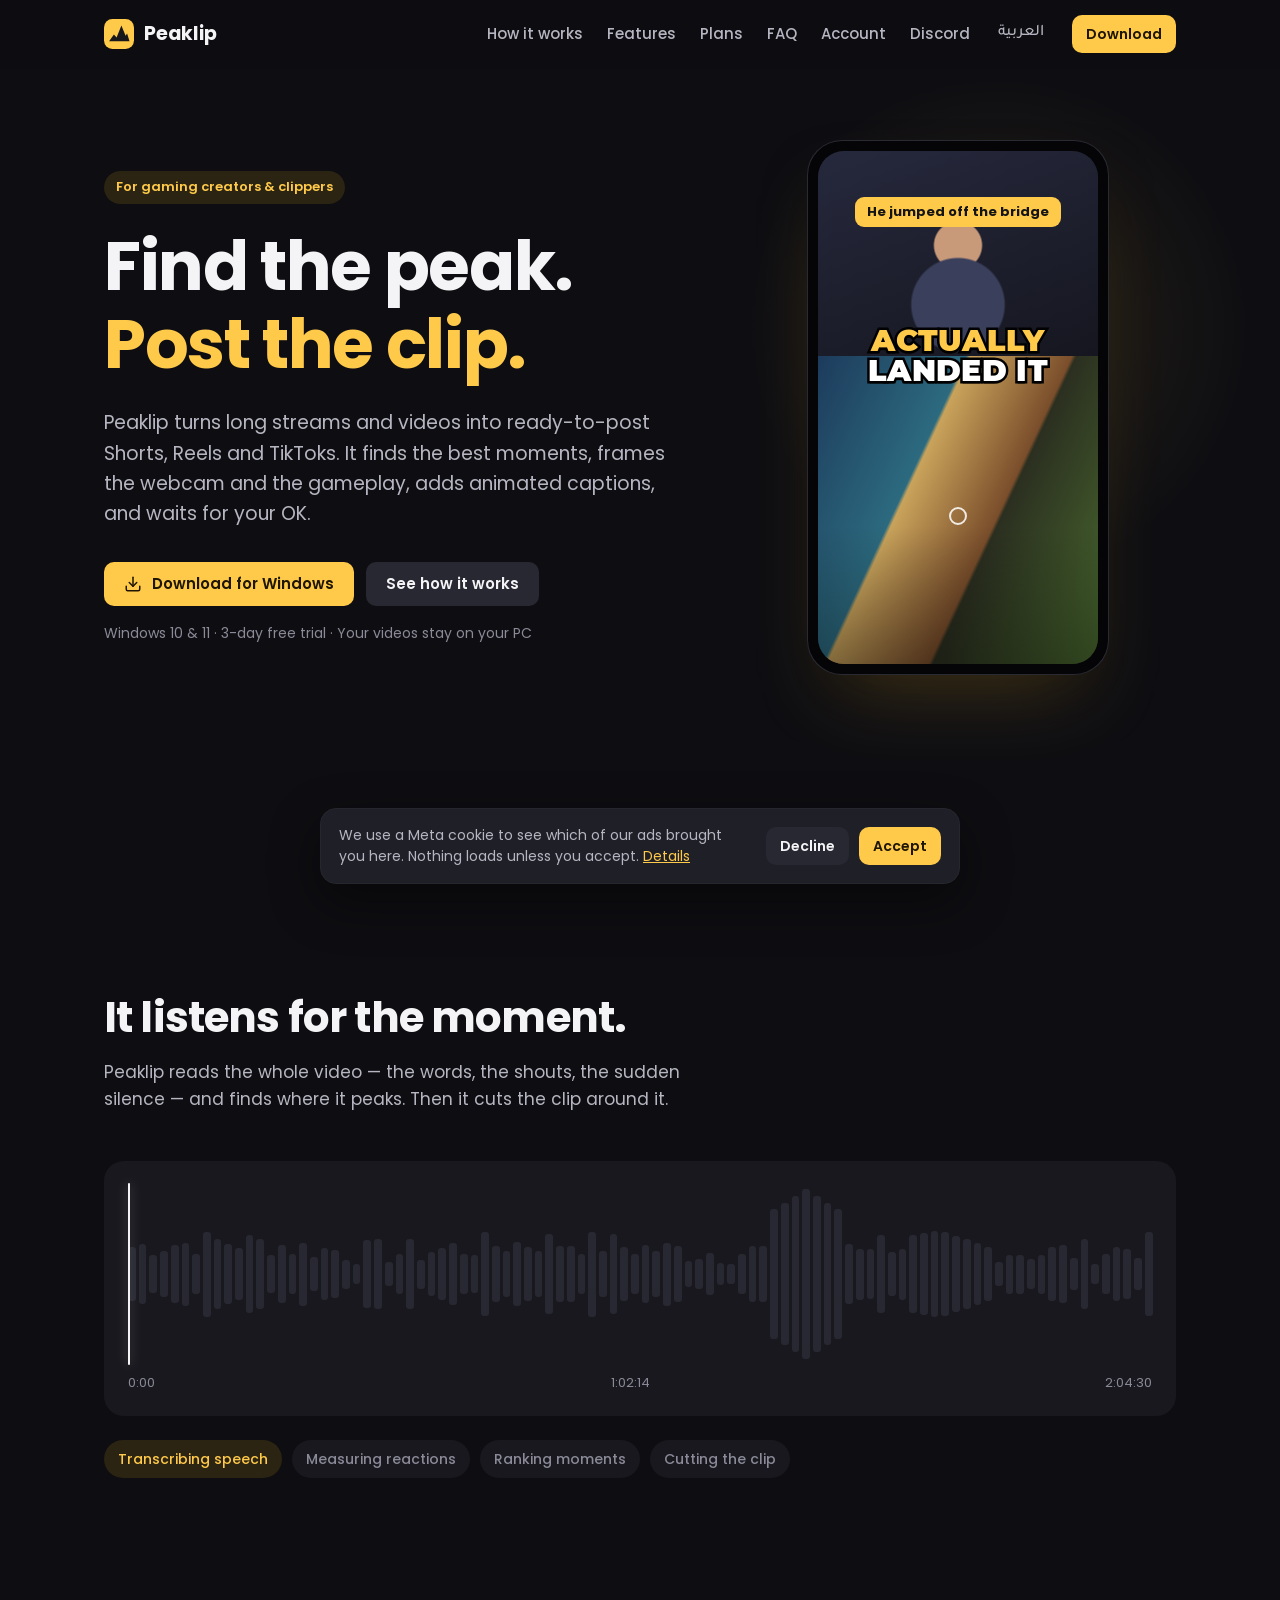
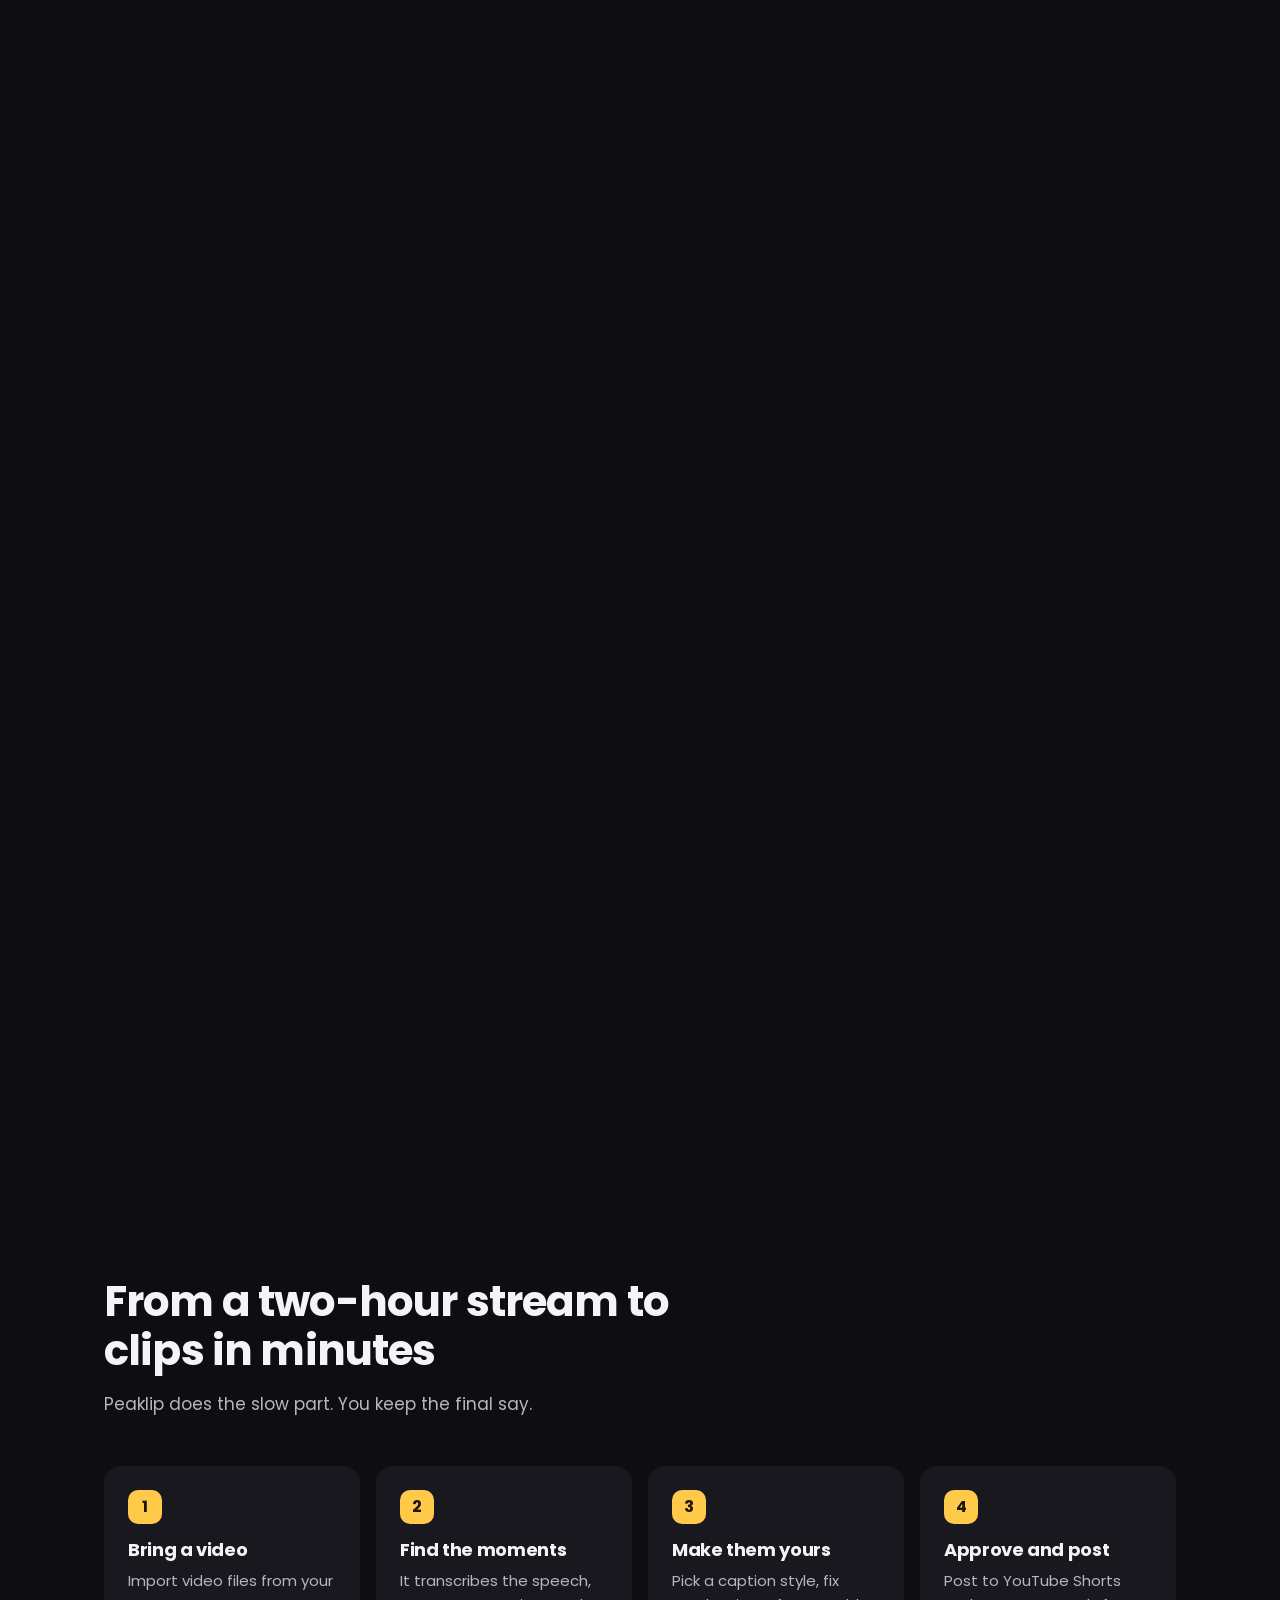
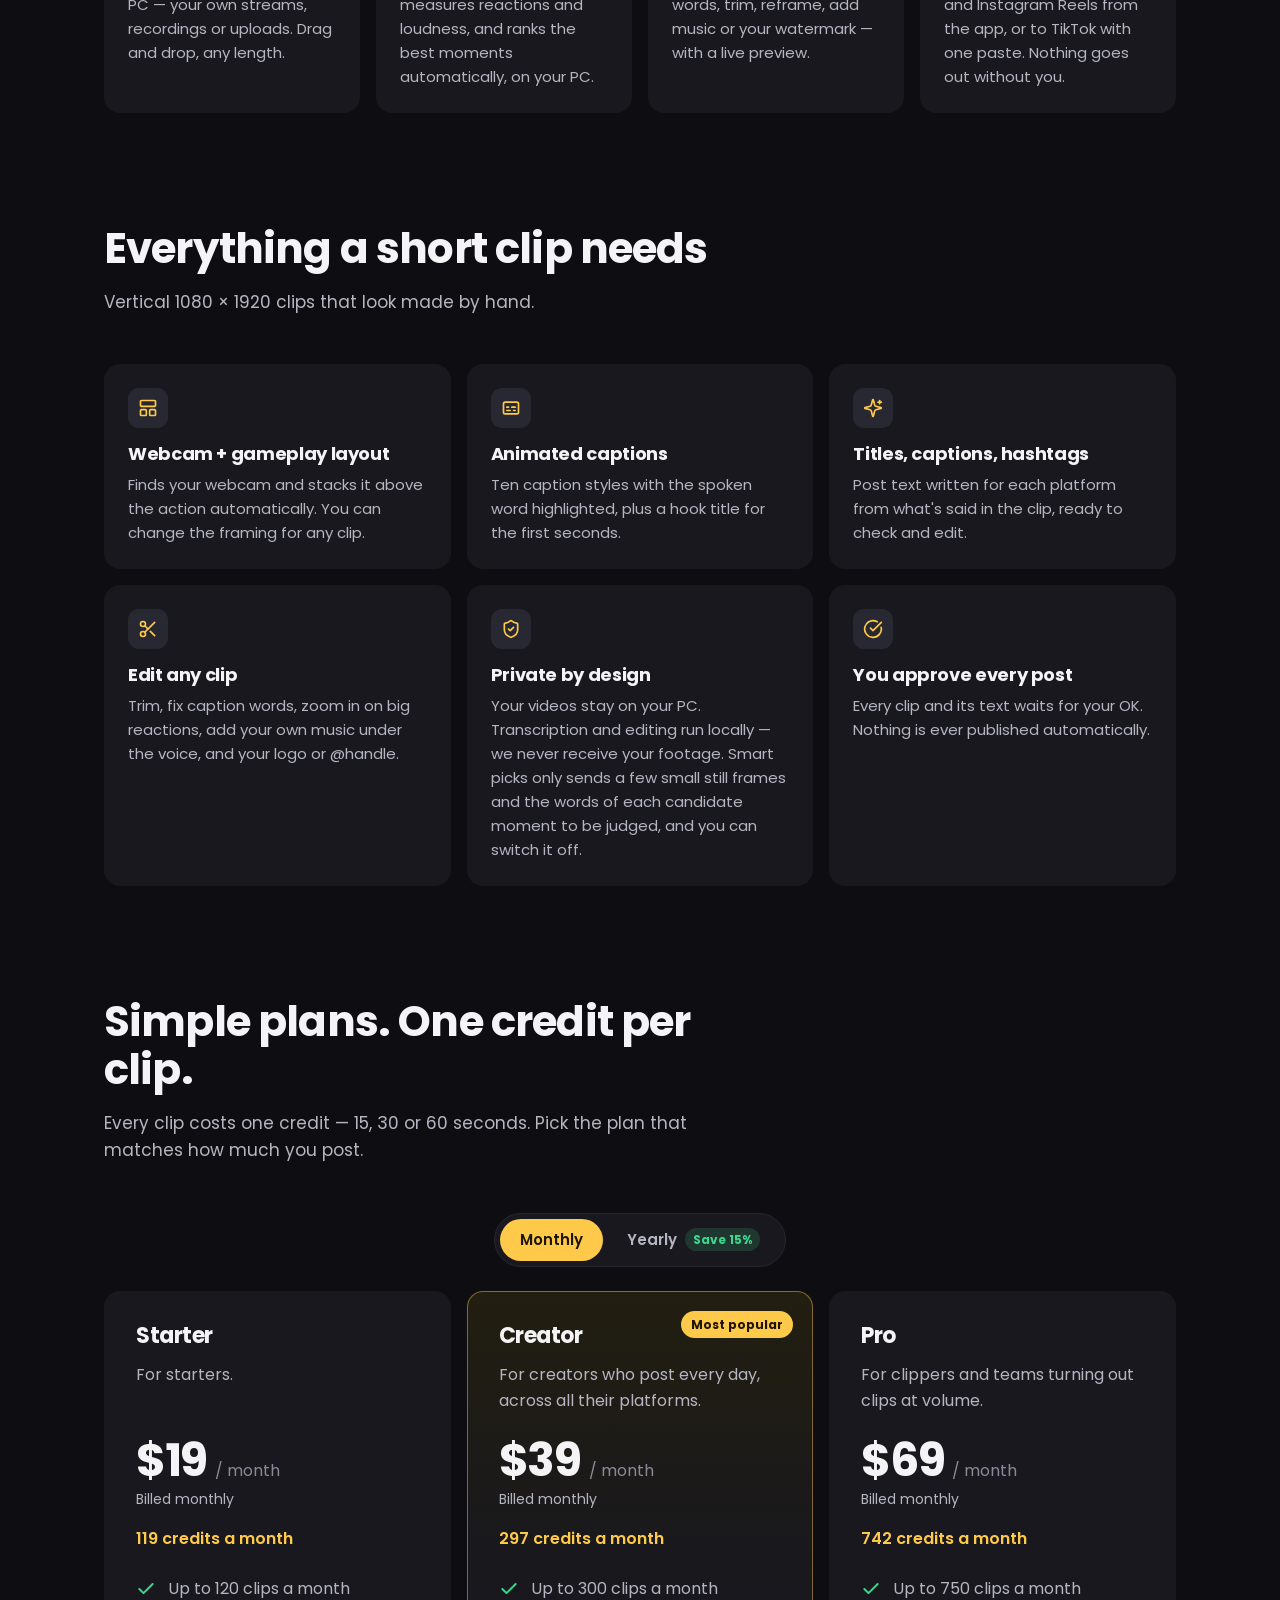
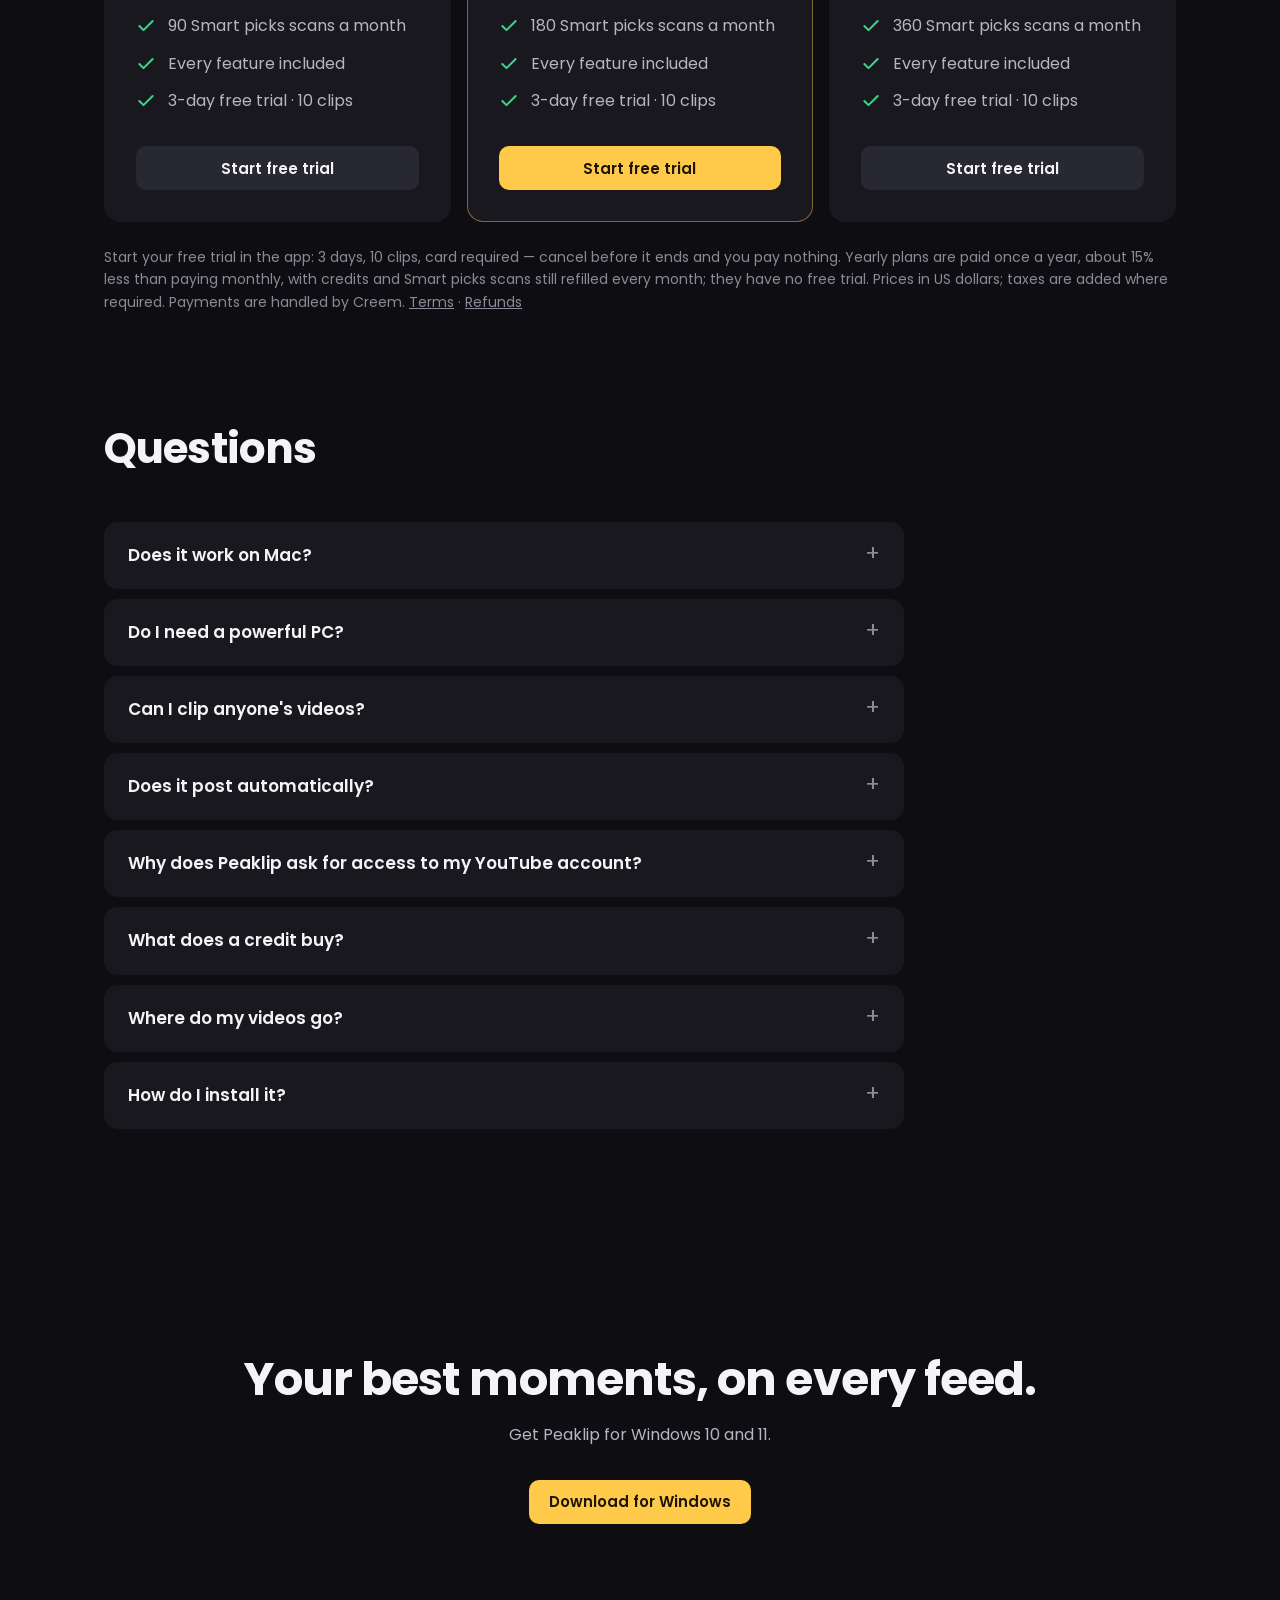
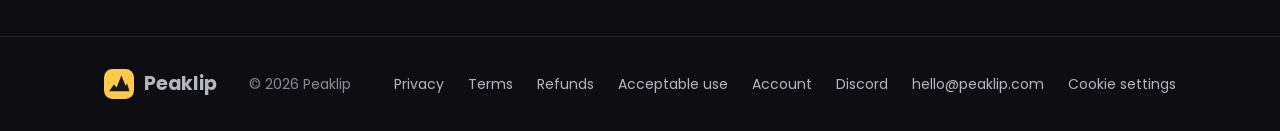
<file: index.html>
<!doctype html>
<html lang="en">
<head>
  <meta charset="utf-8">
  <meta name="viewport" content="width=device-width, initial-scale=1">
  <title>Peaklip — Shorts, Reels and TikToks from your streams</title>
  <meta name="description" content="Peaklip turns long streams and gaming videos into ready-to-post Shorts, Reels and TikToks. It finds the best moments, frames webcam and gameplay, adds animated captions and waits for your OK. Video editing software for Windows; your videos stay on your PC.">
  <meta name="theme-color" content="#0E0E12">
  <link rel="icon" href="favicon.svg" type="image/svg+xml">
  <link rel="canonical" href="https://peaklip.com/">
  <meta property="og:type" content="website">
  <meta property="og:title" content="Peaklip — Shorts, Reels and TikToks from your streams">
  <meta property="og:description" content="Find the peak. Post the clip. Long videos in, ready-to-post Shorts, Reels and TikToks out.">
  <meta property="og:url" content="https://peaklip.com/">
  <meta property="og:image" content="https://peaklip.com/assets/og-en.jpg">
  <meta property="og:image:width" content="1200">
  <meta property="og:image:height" content="630">
  <meta property="og:image:alt" content="Peaklip: Find the peak. Post the clip. Shorts, Reels and TikToks from your streams.">
  <meta property="og:site_name" content="Peaklip">
  <meta name="twitter:card" content="summary_large_image">
  <meta name="twitter:site" content="@peaklipapp">
  <link rel="preload" href="assets/fonts/Poppins-Bold.woff2" as="font" type="font/woff2" crossorigin>
  <link rel="stylesheet" href="assets/style.css?v=11">
  <script>/Android|iPhone|iPad|iPod|Mobile/i.test(navigator.userAgent)||(navigator.maxTouchPoints>1&&/Macintosh/.test(navigator.userAgent))?document.documentElement.classList.add("is-phone"):0</script>
  <link rel="alternate" hreflang="en" href="https://peaklip.com/">
  <link rel="alternate" hreflang="ar" href="https://peaklip.com/ar/">
  <link rel="alternate" hreflang="x-default" href="https://peaklip.com/">
  <script type="application/ld+json">{"@context":"https://schema.org","@graph":[{"@type":"Organization","@id":"https://peaklip.com/#org","name":"Peaklip","url":"https://peaklip.com/","logo":"https://peaklip.com/assets/logo.svg","email":"hello@peaklip.com","sameAs":["https://www.instagram.com/peaklipapp/","https://x.com/peaklipapp"]},{"@type":"SoftwareApplication","name":"Peaklip","url":"https://peaklip.com/","applicationCategory":"MultimediaApplication","operatingSystem":"Windows 10, Windows 11","description":"Turns long streams and gaming videos into ready-to-post Shorts, Reels and TikToks: finds the best moments, frames webcam and gameplay, adds animated captions and waits for your OK.","image":"https://peaklip.com/assets/og-en.jpg","publisher":{"@id":"https://peaklip.com/#org"},"offers":[{"@type":"Offer","name":"Starter","price":"19","priceCurrency":"USD","url":"https://peaklip.com/#credits","priceSpecification":{"@type":"UnitPriceSpecification","price":19,"priceCurrency":"USD","billingDuration":"P1M"}},{"@type":"Offer","name":"Creator","price":"39","priceCurrency":"USD","url":"https://peaklip.com/#credits","priceSpecification":{"@type":"UnitPriceSpecification","price":39,"priceCurrency":"USD","billingDuration":"P1M"}},{"@type":"Offer","name":"Pro","price":"69","priceCurrency":"USD","url":"https://peaklip.com/#credits","priceSpecification":{"@type":"UnitPriceSpecification","price":69,"priceCurrency":"USD","billingDuration":"P1M"}}]}]}</script>
</head>
<body>
<a class="skip" href="#main">Skip to content</a>

<header class="site-header" id="top">
  <div class="wrap nav">
    <a class="brand" href="#top" aria-label="Peaklip home"><img src="assets/logo.svg" alt="" width="30" height="30">Peaklip</a>
    <nav class="nav-links" aria-label="Main">
      <a href="#how">How it works</a>
      <a href="#features">Features</a>
      <a href="#credits">Plans</a>
      <a href="#faq">FAQ</a>
      <a href="account.html">Account</a>
      <a href="https://discord.gg/Rjr3MgVNMT" rel="noopener">Discord</a>
    </nav>
    <a class="lang" href="ar/" hreflang="ar" lang="ar">العربية</a>
    <a class="btn btn-primary btn-sm" href="https://github.com/AvDexter/peaklip-site/releases/latest/download/PeaklipSetup.exe">Download</a>
  </div>
</header>

<main id="main">
  <!-- Hero -->
  <section class="hero">
    <div class="wrap hero-grid">
      <div>
        <span class="eyebrow">For gaming creators &amp; clippers</span>
        <h1><span class="rise" style="animation-delay:40ms">Find</span> <span class="rise" style="animation-delay:110ms">the</span> <span class="rise" style="animation-delay:180ms">peak.</span><br><span class="hl"><span class="rise" style="animation-delay:300ms">Post</span> <span class="rise" style="animation-delay:370ms">the</span> <span class="rise" style="animation-delay:440ms">clip.</span></span></h1>
        <form class="send-link" id="send-link" novalidate>
          <p class="send-link-note">On your phone? Peaklip runs on Windows PCs. We'll email you the download link for when you're at your PC.</p>
          <div class="send-link-row">
            <input type="email" name="email" required autocomplete="email" inputmode="email" placeholder="Your email" aria-label="Your email">
            <button class="btn btn-primary" type="submit">Email me the link</button>
          </div>
          <p class="send-link-msg" role="status" aria-live="polite"></p>
        </form>
        <p class="lead">Peaklip turns long streams and videos into ready-to-post Shorts, Reels and TikToks. It finds the best moments, frames the webcam and the gameplay, adds animated captions, and waits for your OK.</p>

        <div class="cta-row" id="download">
          <a class="btn btn-primary" href="https://github.com/AvDexter/peaklip-site/releases/latest/download/PeaklipSetup.exe">
            <svg viewBox="0 0 24 24" fill="none" stroke="currentColor" stroke-width="2" stroke-linecap="round" stroke-linejoin="round" aria-hidden="true"><path d="M21 15v4a2 2 0 0 1-2 2H5a2 2 0 0 1-2-2v-4"/><polyline points="7 10 12 15 17 10"/><line x1="12" x2="12" y1="15" y2="3"/></svg>
            Download for Windows
          </a>
          <a class="btn btn-quiet" href="#how">See how it works</a>
        </div>
        <p class="fineprint">Windows 10 &amp; 11 · 3-day free trial · Your videos stay on your PC</p>
      </div>
      <div class="phone-wrap" aria-hidden="true">
        <div class="phone">
          <div class="screen">
            <div class="cam"></div>
            <div class="game"></div>
            <div class="hook">He jumped off the bridge</div>
            <div class="caption" id="cap"><span>No</span> <span>way</span> <span>he</span></div>
          </div>
        </div>
      </div>
    </div>
  </section>

  <!-- Scroll story: finding the peak -->
  <section class="peak" id="peak" aria-labelledby="peak-title">
    <div class="peak-stick">
      <div class="wrap peak-inner">
        <h2 id="peak-title">It listens for the moment.</h2>
        <p class="sub">Peaklip reads the whole video — the words, the shouts, the sudden silence — and finds where it peaks. Then it cuts the clip around it.</p>
        <div class="wave-box">
          <div class="wave" id="wave" role="img" aria-label="A waveform of a long video with one loud peak; Peaklip marks it as a 30-second clip.">
            <div class="clip-box" id="clipbox"><span class="clip-tag">Clip found · 0:30</span></div>
            <div class="playhead" id="playhead"></div>
          </div>
          <div class="wave-axis"><span>0:00</span><span>1:02:14</span><span>2:04:30</span></div>
        </div>
        <div class="peak-steps" id="peaksteps"><span>Transcribing speech</span><span>Measuring reactions</span><span>Ranking moments</span><span>Cutting the clip</span></div>
      </div>
    </div>
  </section>

  <!-- How it works -->
  <section class="section" id="how">
    <div class="wrap">
      <div class="section-head reveal">
        <h2>From a two-hour stream to clips in minutes</h2>
        <p>Peaklip does the slow part. You keep the final say.</p>
      </div>
      <ol class="steps">
        <li class="step reveal glow-card"><div class="num">1</div><h3>Bring a video</h3><p>Import video files from your PC — your own streams, recordings or uploads. Drag and drop, any length.</p></li>
        <li class="step reveal glow-card"><div class="num">2</div><h3>Find the moments</h3><p>It transcribes the speech, measures reactions and loudness, and ranks the best moments automatically, on your PC.</p></li>
        <li class="step reveal glow-card"><div class="num">3</div><h3>Make them yours</h3><p>Pick a caption style, fix words, trim, reframe, add music or your watermark — with a live preview.</p></li>
        <li class="step reveal glow-card"><div class="num">4</div><h3>Approve and post</h3><p>Post to YouTube Shorts and Instagram Reels from the app, or to TikTok with one paste. Nothing goes out without you.</p></li>
      </ol>
    </div>
  </section>

  <!-- Features -->
  <section class="section" id="features">
    <div class="wrap">
      <div class="section-head reveal">
        <h2>Everything a short clip needs</h2>
        <p>Vertical 1080 × 1920 clips that look made by hand.</p>
      </div>
      <div class="features">
        <article class="feature reveal glow-card">
          <div class="ico"><svg viewBox="0 0 24 24" fill="none" stroke="currentColor" stroke-width="2" stroke-linecap="round" stroke-linejoin="round" aria-hidden="true"><rect width="18" height="7" x="3" y="3" rx="1"/><rect width="7" height="7" x="3" y="14" rx="1"/><rect width="7" height="7" x="14" y="14" rx="1"/></svg></div>
          <h3>Webcam + gameplay layout</h3><p>Finds your webcam and stacks it above the action automatically. You can change the framing for any clip.</p>
        </article>
        <article class="feature reveal glow-card">
          <div class="ico"><svg viewBox="0 0 24 24" fill="none" stroke="currentColor" stroke-width="2" stroke-linecap="round" stroke-linejoin="round" aria-hidden="true"><rect width="18" height="14" x="3" y="5" rx="2" ry="2"/><path d="M7 15h4M15 15h2M7 11h2M13 11h4"/></svg></div>
          <h3>Animated captions</h3><p>Ten caption styles with the spoken word highlighted, plus a hook title for the first seconds.</p>
        </article>
        <article class="feature reveal glow-card">
          <div class="ico"><svg viewBox="0 0 24 24" fill="none" stroke="currentColor" stroke-width="2" stroke-linecap="round" stroke-linejoin="round" aria-hidden="true"><path d="M9.937 15.5A2 2 0 0 0 8.5 14.063l-6.135-1.582a.5.5 0 0 1 0-.962L8.5 9.936A2 2 0 0 0 9.937 8.5l1.582-6.135a.5.5 0 0 1 .963 0L14.063 8.5A2 2 0 0 0 15.5 9.937l6.135 1.581a.5.5 0 0 1 0 .964L15.5 14.063a2 2 0 0 0-1.437 1.437l-1.582 6.135a.5.5 0 0 1-.963 0z"/><path d="M20 3v4"/><path d="M22 5h-4"/></svg></div>
          <h3>Titles, captions, hashtags</h3><p>Post text written for each platform from what's said in the clip, ready to check and edit.</p>
        </article>
        <article class="feature reveal glow-card">
          <div class="ico"><svg viewBox="0 0 24 24" fill="none" stroke="currentColor" stroke-width="2" stroke-linecap="round" stroke-linejoin="round" aria-hidden="true"><circle cx="6" cy="6" r="3"/><path d="M8.12 8.12 12 12"/><path d="M20 4 8.12 15.88"/><circle cx="6" cy="18" r="3"/><path d="M14.8 14.8 20 20"/></svg></div>
          <h3>Edit any clip</h3><p>Trim, fix caption words, zoom in on big reactions, add your own music under the voice, and your logo or @handle.</p>
        </article>
        <article class="feature reveal glow-card">
          <div class="ico"><svg viewBox="0 0 24 24" fill="none" stroke="currentColor" stroke-width="2" stroke-linecap="round" stroke-linejoin="round" aria-hidden="true"><path d="M20 13c0 5-3.5 7.5-7.66 8.95a1 1 0 0 1-.67-.01C7.5 20.5 4 18 4 13V6a1 1 0 0 1 1-1c2 0 4.5-1.2 6.24-2.72a1.17 1.17 0 0 1 1.52 0C14.51 3.81 17 5 19 5a1 1 0 0 1 1 1z"/><path d="m9 12 2 2 4-4"/></svg></div>
          <h3>Private by design</h3><p>Your videos stay on your PC. Transcription and editing run locally — we never receive your footage. Smart picks only sends a few small still frames and the words of each candidate moment to be judged, and you can switch it off.</p>
        </article>
        <article class="feature reveal glow-card">
          <div class="ico"><svg viewBox="0 0 24 24" fill="none" stroke="currentColor" stroke-width="2" stroke-linecap="round" stroke-linejoin="round" aria-hidden="true"><path d="M21.801 10A10 10 0 1 1 17 3.335"/><path d="m9 11 3 3L22 4"/></svg></div>
          <h3>You approve every post</h3><p>Every clip and its text waits for your OK. Nothing is ever published automatically.</p>
        </article>
      </div>
    </div>
  </section>

  <!-- Credits -->
  <section class="section" id="credits">
    <div class="wrap">
      <div class="section-head reveal">
        <h2>Simple plans. One credit per clip.</h2>
        <p>Every clip costs one credit — 15, 30 or 60 seconds. Pick the plan that matches how much you post.</p>
      </div>
      <div class="billing reveal">
        <div class="bill-toggle" role="group" aria-label="Billing period">
          <button type="button" class="bill-opt" data-bill="month" aria-pressed="true">Monthly</button>
          <button type="button" class="bill-opt" data-bill="year" aria-pressed="false">Yearly<span class="save-chip">Save 15%</span></button>
        </div>
      </div>
      <div class="plans" data-bill="month">
        <article class="plan panel reveal glow-card">
          <h3>Starter</h3>
          <p class="plan-desc">For starters.</p>
          <p class="price"><span class="amt m">$19</span><span class="amt y">$194</span><span class="per m">/ month</span><span class="per y">/ year</span></p>
          <p class="price-sub"><span class="m">Billed monthly</span><span class="y">About <b>$16.17</b> a month · save 15%</span></p>
          <p class="plan-credits"><span class="n" data-to="120">120</span> credits a month</p>
          <ul class="checks">
            <li><svg viewBox="0 0 24 24" fill="none" stroke="currentColor" stroke-width="2.4" stroke-linecap="round" stroke-linejoin="round" aria-hidden="true"><path d="M20 6 9 17l-5-5"/></svg>Up to 120 clips a month</li>
            <li><svg viewBox="0 0 24 24" fill="none" stroke="currentColor" stroke-width="2.4" stroke-linecap="round" stroke-linejoin="round" aria-hidden="true"><path d="M20 6 9 17l-5-5"/></svg>90 Smart picks scans a month</li>
            <li><svg viewBox="0 0 24 24" fill="none" stroke="currentColor" stroke-width="2.4" stroke-linecap="round" stroke-linejoin="round" aria-hidden="true"><path d="M20 6 9 17l-5-5"/></svg>Every feature included</li>
            <li class="m"><svg viewBox="0 0 24 24" fill="none" stroke="currentColor" stroke-width="2.4" stroke-linecap="round" stroke-linejoin="round" aria-hidden="true"><path d="M20 6 9 17l-5-5"/></svg>3-day free trial · 10 clips</li>
            <li class="y"><svg viewBox="0 0 24 24" fill="none" stroke="currentColor" stroke-width="2.4" stroke-linecap="round" stroke-linejoin="round" aria-hidden="true"><path d="M20 6 9 17l-5-5"/></svg>Credits refill every month</li>
          </ul>
          <a class="btn btn-quiet plan-btn" href="https://github.com/AvDexter/peaklip-site/releases/latest/download/PeaklipSetup.exe"><span class="m">Start free trial</span><span class="y">Download Peaklip</span></a>
        </article>
        <article class="plan panel reveal glow-card plan-featured">
          <span class="plan-badge">Most popular</span><h3>Creator</h3>
          <p class="plan-desc">For creators who post every day, across all their platforms.</p>
          <p class="price"><span class="amt m">$39</span><span class="amt y">$398</span><span class="per m">/ month</span><span class="per y">/ year</span></p>
          <p class="price-sub"><span class="m">Billed monthly</span><span class="y">About <b>$33.17</b> a month · save 15%</span></p>
          <p class="plan-credits"><span class="n" data-to="300">300</span> credits a month</p>
          <ul class="checks">
            <li><svg viewBox="0 0 24 24" fill="none" stroke="currentColor" stroke-width="2.4" stroke-linecap="round" stroke-linejoin="round" aria-hidden="true"><path d="M20 6 9 17l-5-5"/></svg>Up to 300 clips a month</li>
            <li><svg viewBox="0 0 24 24" fill="none" stroke="currentColor" stroke-width="2.4" stroke-linecap="round" stroke-linejoin="round" aria-hidden="true"><path d="M20 6 9 17l-5-5"/></svg>180 Smart picks scans a month</li>
            <li><svg viewBox="0 0 24 24" fill="none" stroke="currentColor" stroke-width="2.4" stroke-linecap="round" stroke-linejoin="round" aria-hidden="true"><path d="M20 6 9 17l-5-5"/></svg>Every feature included</li>
            <li class="m"><svg viewBox="0 0 24 24" fill="none" stroke="currentColor" stroke-width="2.4" stroke-linecap="round" stroke-linejoin="round" aria-hidden="true"><path d="M20 6 9 17l-5-5"/></svg>3-day free trial · 10 clips</li>
            <li class="y"><svg viewBox="0 0 24 24" fill="none" stroke="currentColor" stroke-width="2.4" stroke-linecap="round" stroke-linejoin="round" aria-hidden="true"><path d="M20 6 9 17l-5-5"/></svg>Credits refill every month</li>
          </ul>
          <a class="btn btn-primary plan-btn" href="https://github.com/AvDexter/peaklip-site/releases/latest/download/PeaklipSetup.exe"><span class="m">Start free trial</span><span class="y">Download Peaklip</span></a>
        </article>
        <article class="plan panel reveal glow-card">
          <h3>Pro</h3>
          <p class="plan-desc">For clippers and teams turning out clips at volume.</p>
          <p class="price"><span class="amt m">$69</span><span class="amt y">$704</span><span class="per m">/ month</span><span class="per y">/ year</span></p>
          <p class="price-sub"><span class="m">Billed monthly</span><span class="y">About <b>$58.67</b> a month · save 15%</span></p>
          <p class="plan-credits"><span class="n" data-to="750">750</span> credits a month</p>
          <ul class="checks">
            <li><svg viewBox="0 0 24 24" fill="none" stroke="currentColor" stroke-width="2.4" stroke-linecap="round" stroke-linejoin="round" aria-hidden="true"><path d="M20 6 9 17l-5-5"/></svg>Up to 750 clips a month</li>
            <li><svg viewBox="0 0 24 24" fill="none" stroke="currentColor" stroke-width="2.4" stroke-linecap="round" stroke-linejoin="round" aria-hidden="true"><path d="M20 6 9 17l-5-5"/></svg>360 Smart picks scans a month</li>
            <li><svg viewBox="0 0 24 24" fill="none" stroke="currentColor" stroke-width="2.4" stroke-linecap="round" stroke-linejoin="round" aria-hidden="true"><path d="M20 6 9 17l-5-5"/></svg>Every feature included</li>
            <li class="m"><svg viewBox="0 0 24 24" fill="none" stroke="currentColor" stroke-width="2.4" stroke-linecap="round" stroke-linejoin="round" aria-hidden="true"><path d="M20 6 9 17l-5-5"/></svg>3-day free trial · 10 clips</li>
            <li class="y"><svg viewBox="0 0 24 24" fill="none" stroke="currentColor" stroke-width="2.4" stroke-linecap="round" stroke-linejoin="round" aria-hidden="true"><path d="M20 6 9 17l-5-5"/></svg>Credits refill every month</li>
          </ul>
          <a class="btn btn-quiet plan-btn" href="https://github.com/AvDexter/peaklip-site/releases/latest/download/PeaklipSetup.exe"><span class="m">Start free trial</span><span class="y">Download Peaklip</span></a>
        </article>
      </div>
      <p class="plans-note reveal">Start your free trial in the app: 3 days, 10 clips, card required — cancel before it ends and you pay nothing. Yearly plans are paid once a year, about 15% less than paying monthly, with credits and Smart picks scans still refilled every month; they have no free trial. Prices in US dollars; taxes are added where required. Payments are handled by Creem. <a href="terms.html">Terms</a> · <a href="refunds.html">Refunds</a></p>
    </div>
  </section>

  <!-- FAQ -->
  <section class="section" id="faq">
    <div class="wrap">
      <div class="section-head reveal"><h2>Questions</h2></div>
      <div class="faq">
        <details class="reveal"><summary>Does it work on Mac?</summary><p>Not yet — Peaklip is a Windows 10 and 11 app for now.</p></details>
        <details class="reveal"><summary>Do I need a powerful PC?</summary><p>It runs on most modern Windows PCs. An NVIDIA graphics card makes transcription and rendering much faster, but it isn't required.</p></details>
        <details class="reveal"><summary>Can I clip anyone's videos?</summary><p>Only videos you own or have the creator's permission to clip and post. Peaklip works with video files on your PC and doesn't download anything from YouTube or other sites. To clip your own uploads, download them from YouTube Studio first.</p></details>
        <details class="reveal"><summary>Does it post automatically?</summary><p>No. You approve every clip and its text first. YouTube Shorts and Instagram Reels can be posted from the app; for TikTok, Peaklip gets everything ready and you post it with one paste.</p></details>
        <details class="reveal"><summary>Why does Peaklip ask for access to my YouTube account?</summary><p>Only to post the Shorts you approve. When you connect YouTube, Peaklip asks Google for permission to upload videos to your channel and to read your channel's name, so it can show which channel is connected. It never reads, changes or deletes anything else, and your YouTube access stays on your PC. See <a href="privacy.html#google-data">how Peaklip handles Google user data</a>.</p></details>
        <details class="reveal"><summary>What does a credit buy?</summary><p>One clip. A 15-, 30- or 60-second clip each costs one credit when it's made.</p></details>
        <details class="reveal"><summary>Where do my videos go?</summary><p>Nowhere — they stay on your PC. With Smart picks on, a few small still frames and the words said in each candidate moment are sent to be judged; never the video, and nothing is kept. Your account stores your name, email and sign-in details.</p></details>
        <details class="reveal"><summary>How do I install it?</summary><p>Download the installer and run it. Windows may show a SmartScreen warning because the installer isn't code-signed yet — click “More info”, then “Run anyway”. Peaklip needs 64-bit Windows 10 or 11.</p></details>
      </div>
    </div>
  </section>

  <section class="final">
    <div class="wrap reveal">
      <h2>Your best moments, on every feed.</h2>
      <p>Get Peaklip for Windows 10 and 11.</p>
      <div class="cta-row">
        <a class="btn btn-primary" href="https://github.com/AvDexter/peaklip-site/releases/latest/download/PeaklipSetup.exe">Download for Windows</a>
      </div>
    </div>
  </section>
</main>

<footer class="site-footer">
  <div class="wrap foot">
    <a class="brand" href="#top" aria-label="Peaklip home"><img src="assets/logo.svg" alt="" width="24" height="24">Peaklip</a>
    <span>© 2026 Peaklip</span>
    <nav aria-label="Footer">
      <a href="privacy.html">Privacy</a>
      <a href="terms.html">Terms</a>
      <a href="refunds.html">Refunds</a>
      <a href="acceptable-use.html">Acceptable use</a><a href="account.html">Account</a><a href="https://discord.gg/Rjr3MgVNMT" rel="noopener">Discord</a>
      <a href="mailto:hello@peaklip.com">hello@peaklip.com</a>
    </nav>
  </div>
</footer>

<script src="assets/site.js?v=6" defer></script>
<script src="assets/consent.js?v=3" defer></script>
<script src="assets/sendlink.js?v=1" defer></script>
</body>
</html>
</file>
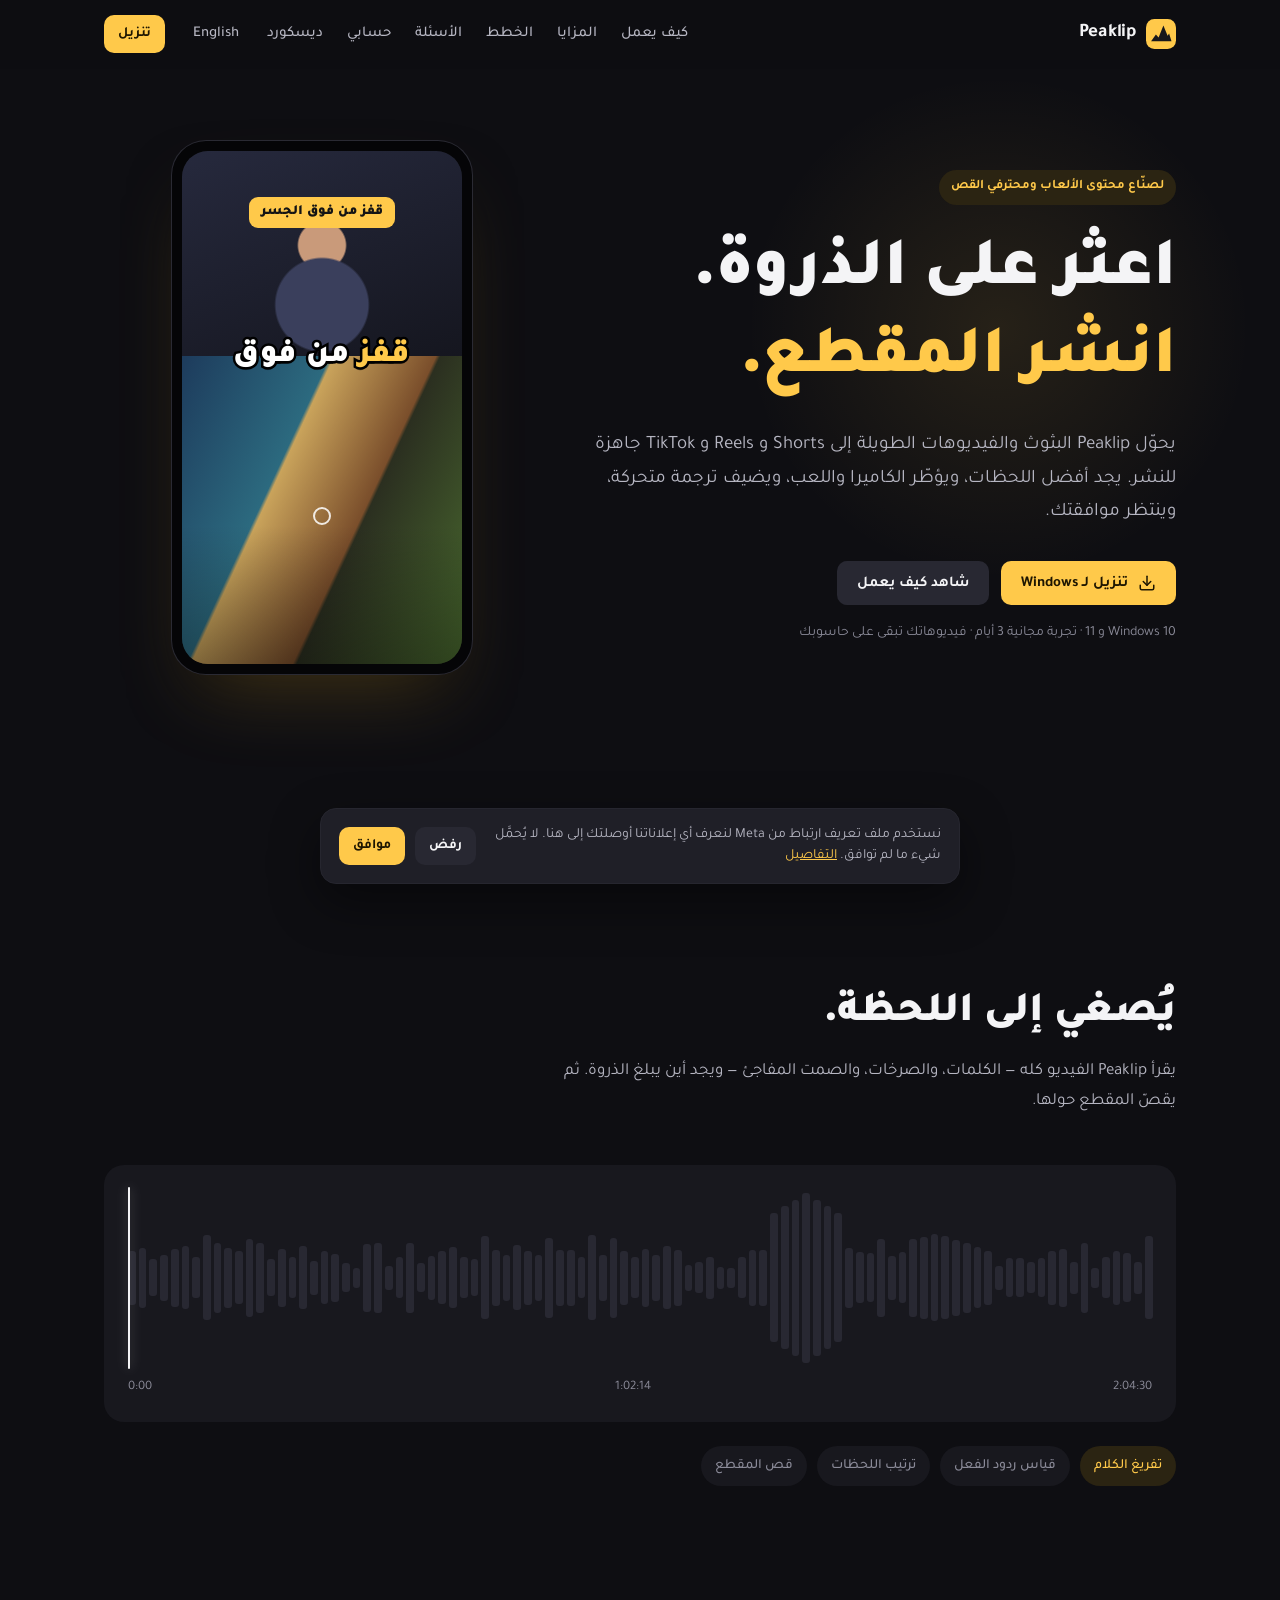
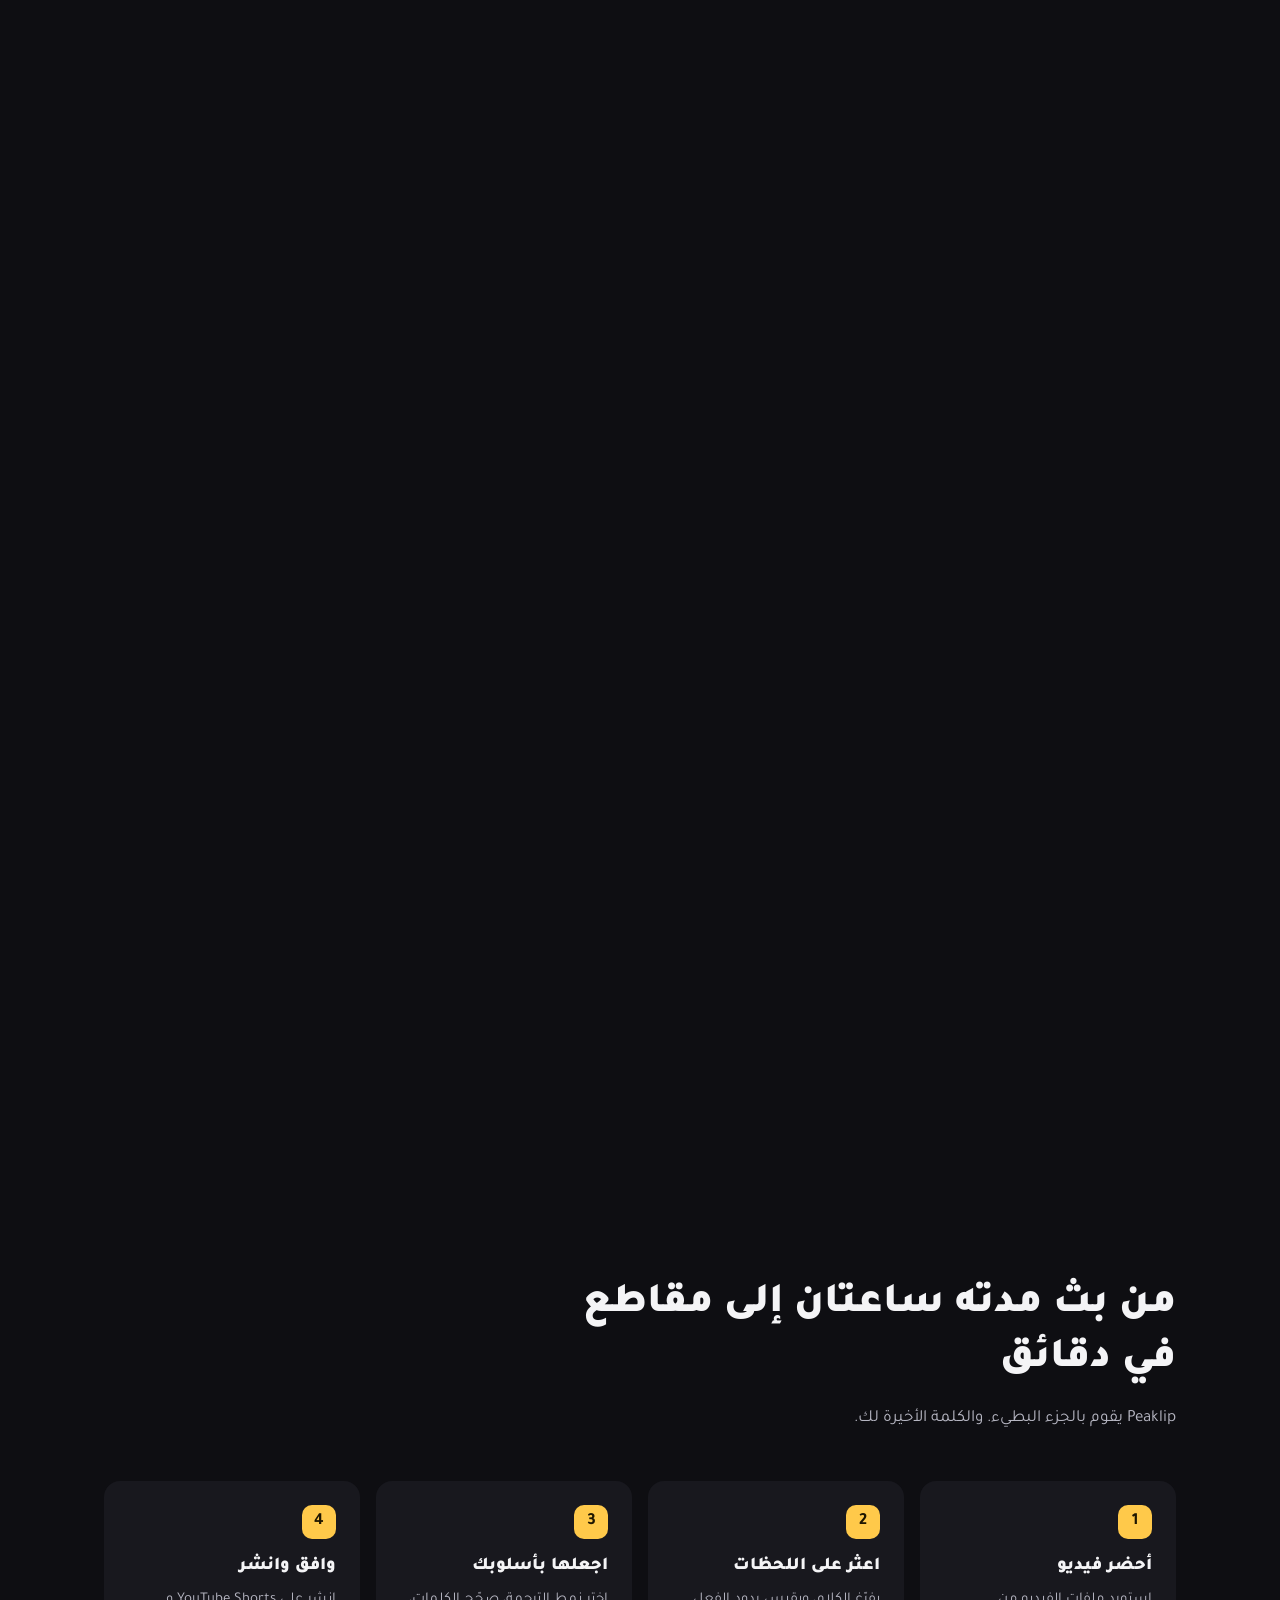
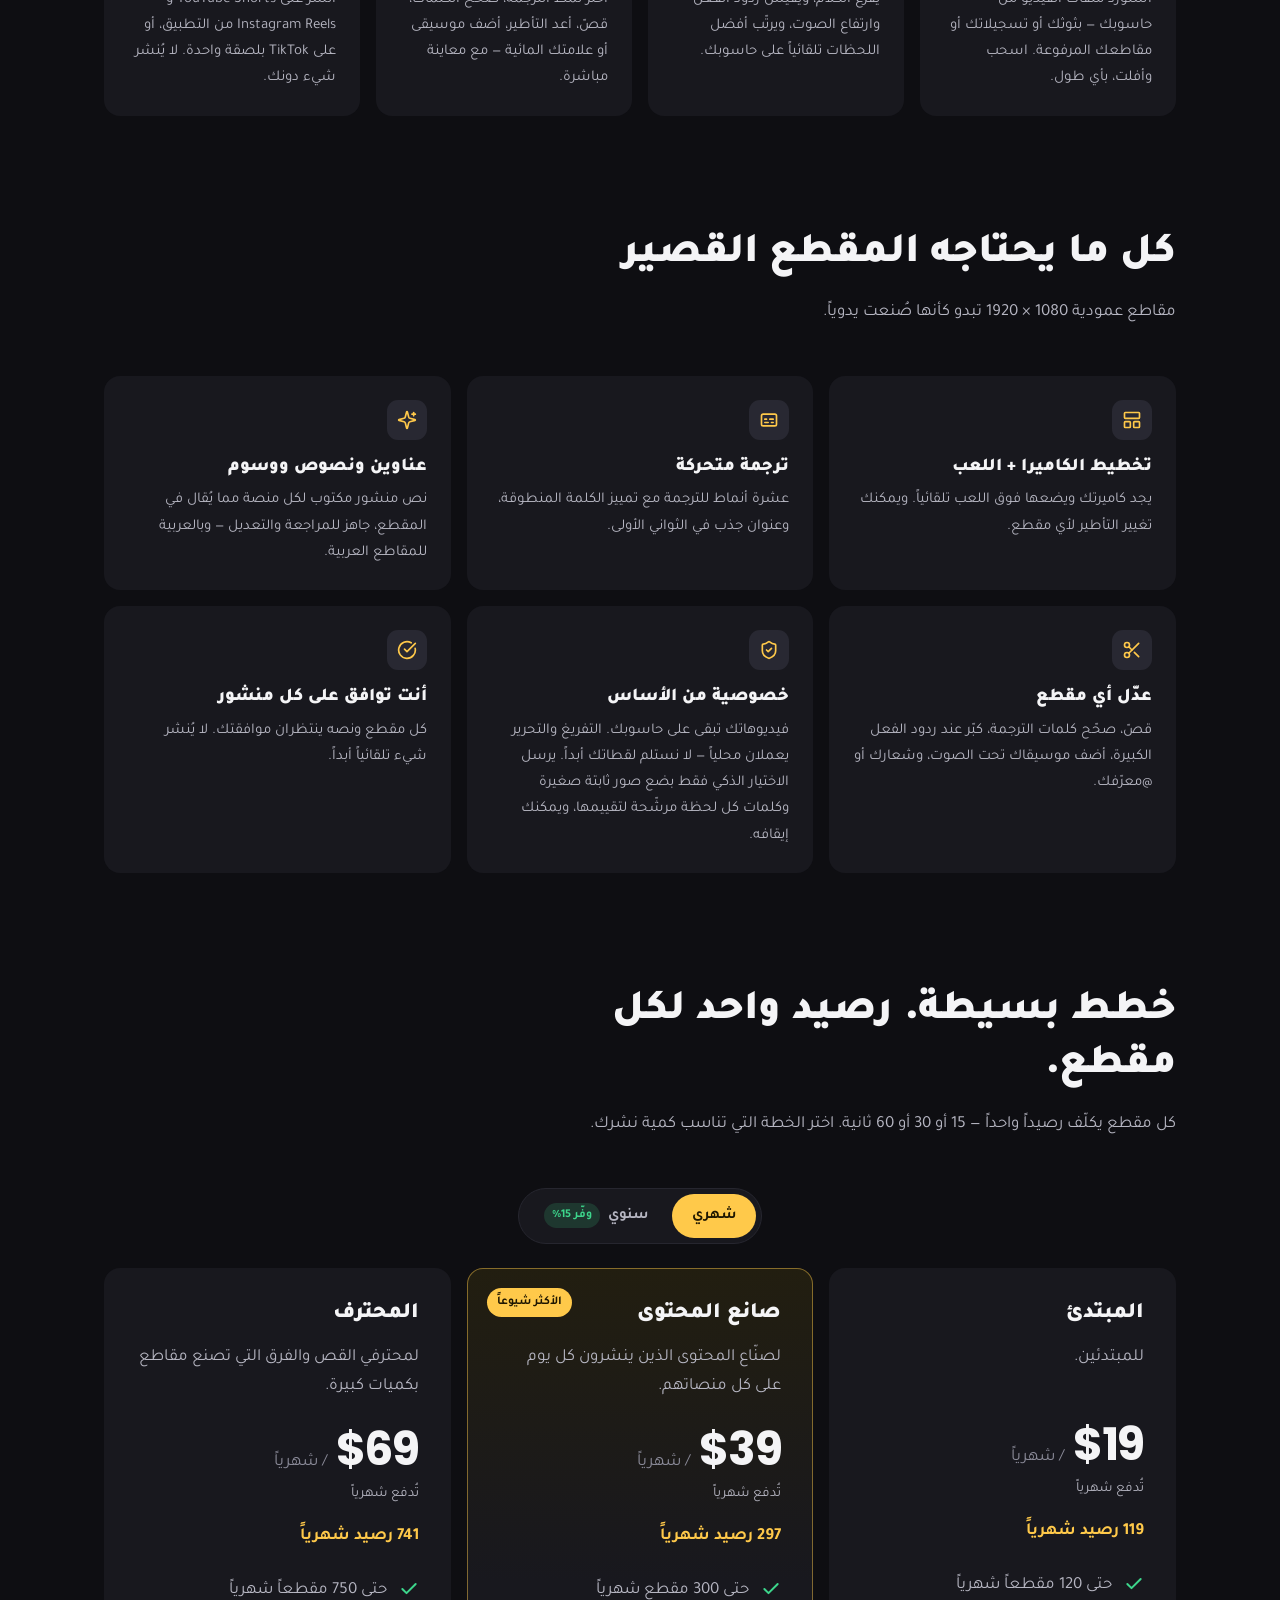
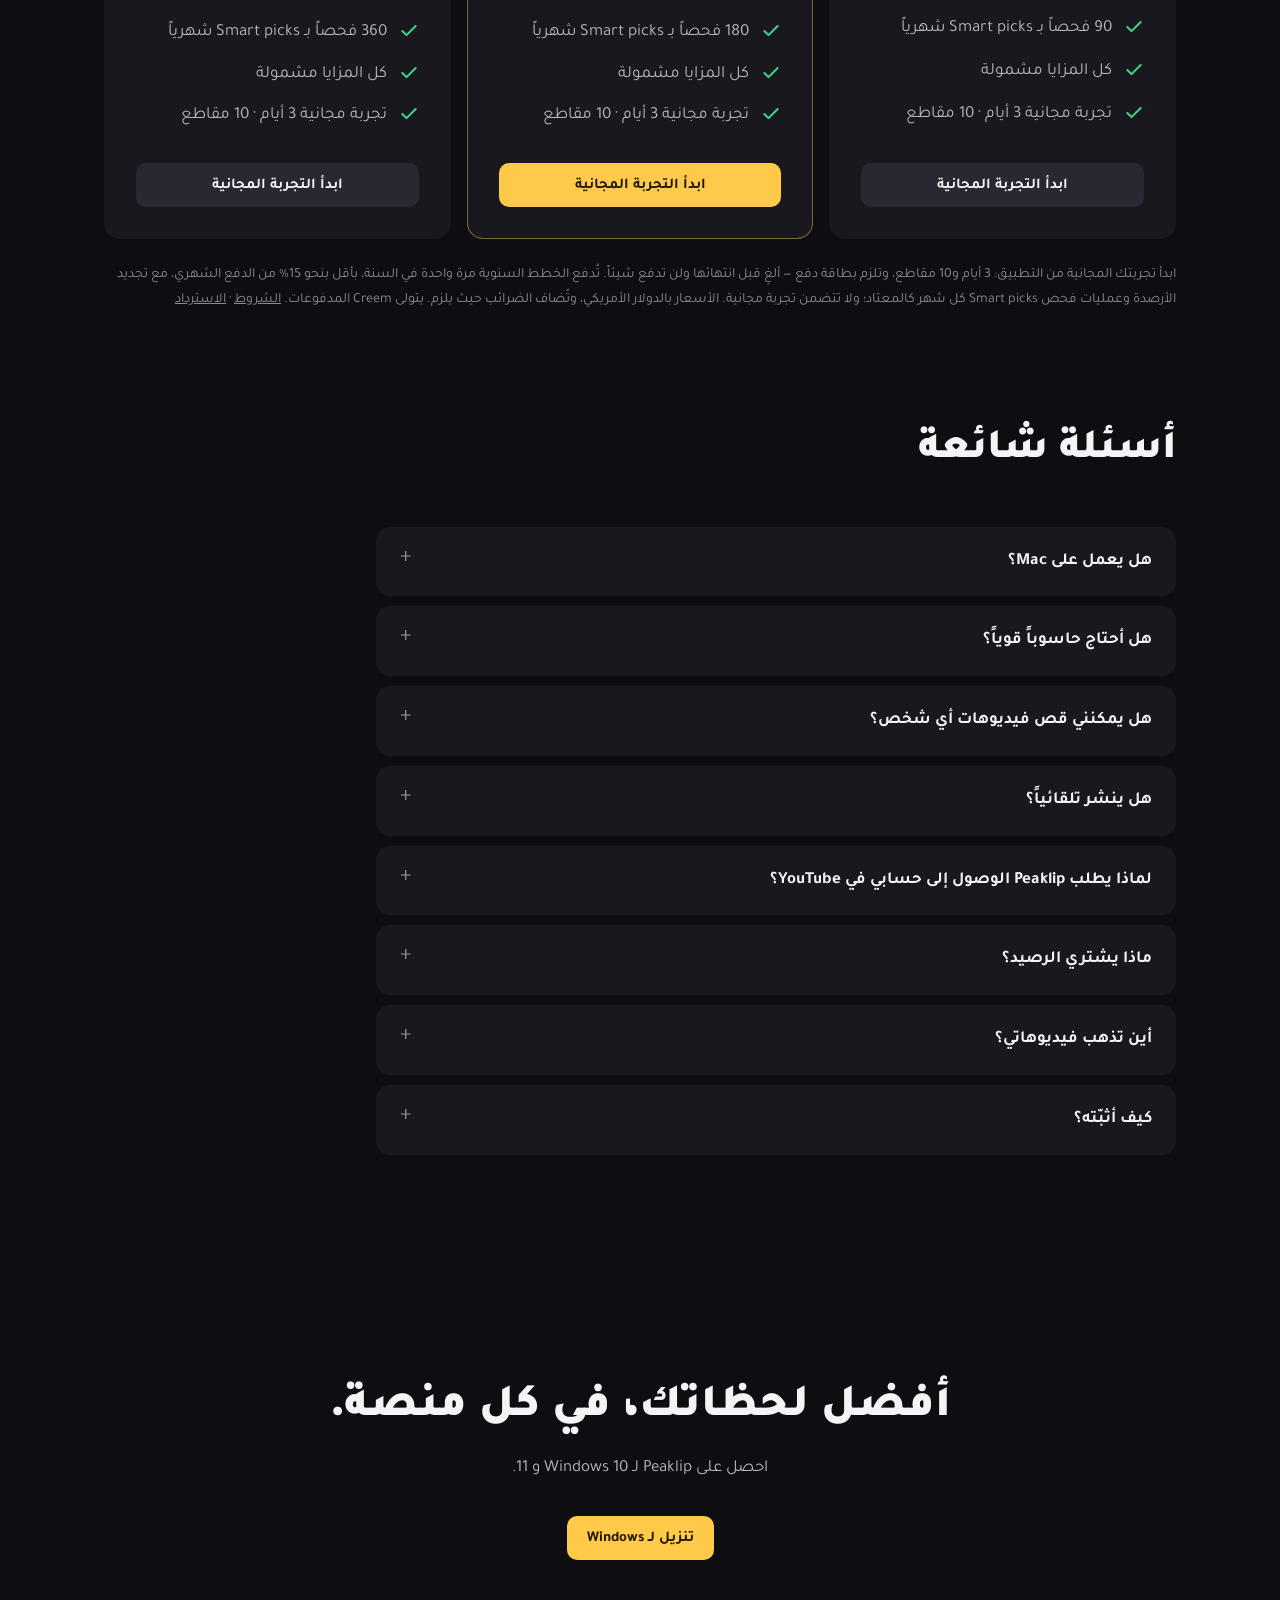
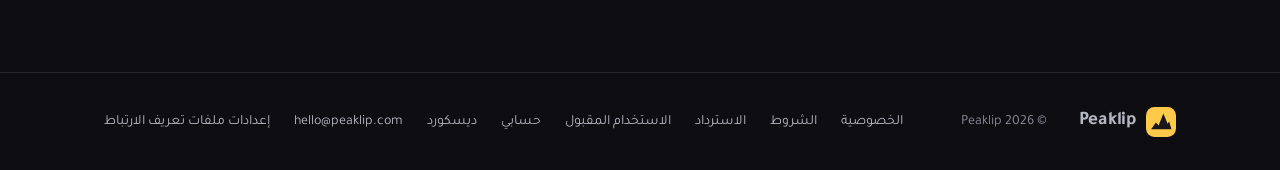
<file: ar/index.html>
<!doctype html>
<html lang="ar" dir="rtl">
<head>
  <meta charset="utf-8">
  <meta name="viewport" content="width=device-width, initial-scale=1">
  <title>Peaklip — Shorts و Reels و TikTok من بثوثك</title>
  <meta name="description" content="يحوّل Peaklip البثوث الطويلة وفيديوهات الألعاب إلى Shorts و Reels و TikTok جاهزة للنشر. يجد أفضل اللحظات، ويؤطّر الكاميرا واللعب، ويضيف ترجمة متحركة، وينتظر موافقتك. برنامج تحرير فيديو لـ Windows، وفيديوهاتك تبقى على حاسوبك.">
  <meta name="theme-color" content="#0E0E12">
  <link rel="icon" href="../favicon.svg" type="image/svg+xml">
  <link rel="canonical" href="https://peaklip.com/ar/">
  <meta property="og:type" content="website">
  <meta property="og:title" content="Peaklip — Shorts و Reels و TikTok من بثوثك">
  <meta property="og:description" content="اعثر على الذروة. انشر المقطع. فيديوهات طويلة تدخل، و Shorts و Reels و TikTok جاهزة تخرج.">
  <meta property="og:url" content="https://peaklip.com/ar/">
  <meta property="og:image" content="https://peaklip.com/assets/og-ar.jpg">
  <meta property="og:image:width" content="1200">
  <meta property="og:image:height" content="630">
  <meta property="og:image:alt" content="Peaklip: اعثر على الذروة. انشر المقطع. Shorts و Reels و TikTok من بثوثك.">
  <meta property="og:site_name" content="Peaklip">
  <meta name="twitter:card" content="summary_large_image">
  <meta name="twitter:site" content="@peaklipapp">
  <link rel="preload" href="../assets/fonts/Poppins-Bold.woff2" as="font" type="font/woff2" crossorigin>
  <link rel="stylesheet" href="../assets/style.css?v=11">
  <script>/Android|iPhone|iPad|iPod|Mobile/i.test(navigator.userAgent)||(navigator.maxTouchPoints>1&&/Macintosh/.test(navigator.userAgent))?document.documentElement.classList.add("is-phone"):0</script>
  <link rel="alternate" hreflang="en" href="https://peaklip.com/">
  <link rel="alternate" hreflang="ar" href="https://peaklip.com/ar/">
  <link rel="alternate" hreflang="x-default" href="https://peaklip.com/">
  <script type="application/ld+json">{"@context":"https://schema.org","@graph":[{"@type":"Organization","@id":"https://peaklip.com/#org","name":"Peaklip","url":"https://peaklip.com/","logo":"https://peaklip.com/assets/logo.svg","email":"hello@peaklip.com","sameAs":["https://www.instagram.com/peaklipapp/","https://x.com/peaklipapp"]},{"@type":"SoftwareApplication","name":"Peaklip","url":"https://peaklip.com/","applicationCategory":"MultimediaApplication","operatingSystem":"Windows 10, Windows 11","description":"Turns long streams and gaming videos into ready-to-post Shorts, Reels and TikToks: finds the best moments, frames webcam and gameplay, adds animated captions and waits for your OK.","image":"https://peaklip.com/assets/og-ar.jpg","publisher":{"@id":"https://peaklip.com/#org"},"offers":[{"@type":"Offer","name":"Starter","price":"19","priceCurrency":"USD","url":"https://peaklip.com/#credits","priceSpecification":{"@type":"UnitPriceSpecification","price":19,"priceCurrency":"USD","billingDuration":"P1M"}},{"@type":"Offer","name":"Creator","price":"39","priceCurrency":"USD","url":"https://peaklip.com/#credits","priceSpecification":{"@type":"UnitPriceSpecification","price":39,"priceCurrency":"USD","billingDuration":"P1M"}},{"@type":"Offer","name":"Pro","price":"69","priceCurrency":"USD","url":"https://peaklip.com/#credits","priceSpecification":{"@type":"UnitPriceSpecification","price":69,"priceCurrency":"USD","billingDuration":"P1M"}}]}]}</script>
</head>
<body>
<a class="skip" href="#main">تخطَّ إلى المحتوى</a>

<header class="site-header" id="top">
  <div class="wrap nav">
    <a class="brand" href="#top" aria-label="الصفحة الرئيسية لـ Peaklip"><img src="../assets/logo.svg" alt="" width="30" height="30">Peaklip</a>
    <nav class="nav-links" aria-label="الرئيسية">
      <a href="#how">كيف يعمل</a>
      <a href="#features">المزايا</a>
      <a href="#credits">الخطط</a>
      <a href="#faq">الأسئلة</a>
      <a href="account.html">حسابي</a>
      <a href="https://discord.gg/Rjr3MgVNMT" rel="noopener">ديسكورد</a>
    </nav>
    <a class="lang" href="../" hreflang="en" lang="en">English</a>
    <a class="btn btn-primary btn-sm" href="https://github.com/AvDexter/peaklip-site/releases/latest/download/PeaklipSetup.exe">تنزيل</a>
  </div>
</header>

<main id="main">
  <!-- Hero -->
  <section class="hero">
    <div class="wrap hero-grid">
      <div>
        <span class="eyebrow">لصنّاع محتوى الألعاب ومحترفي القص</span>
        <h1><span class="rise" style="animation-delay:40ms">اعثر</span> <span class="rise" style="animation-delay:110ms">على</span> <span class="rise" style="animation-delay:180ms">الذروة.</span><br><span class="hl"><span class="rise" style="animation-delay:300ms">انشر</span> <span class="rise" style="animation-delay:370ms">المقطع.</span></span></h1>
        <form class="send-link" id="send-link" novalidate>
          <p class="send-link-note">على هاتفك؟ يعمل Peaklip على حواسيب Windows. سنرسل لك رابط التنزيل بالبريد لتثبّته حين تكون أمام حاسوبك.</p>
          <div class="send-link-row">
            <input type="email" name="email" required autocomplete="email" inputmode="email" placeholder="بريدك الإلكتروني" aria-label="بريدك الإلكتروني">
            <button class="btn btn-primary" type="submit">أرسل لي الرابط</button>
          </div>
          <p class="send-link-msg" role="status" aria-live="polite"></p>
        </form>
        <p class="lead">يحوّل Peaklip البثوث والفيديوهات الطويلة إلى Shorts و Reels و TikTok جاهزة للنشر. يجد أفضل اللحظات، ويؤطّر الكاميرا واللعب، ويضيف ترجمة متحركة، وينتظر موافقتك.</p>

        <div class="cta-row" id="download">
          <a class="btn btn-primary" href="https://github.com/AvDexter/peaklip-site/releases/latest/download/PeaklipSetup.exe">
            <svg viewBox="0 0 24 24" fill="none" stroke="currentColor" stroke-width="2" stroke-linecap="round" stroke-linejoin="round" aria-hidden="true"><path d="M21 15v4a2 2 0 0 1-2 2H5a2 2 0 0 1-2-2v-4"/><polyline points="7 10 12 15 17 10"/><line x1="12" x2="12" y1="15" y2="3"/></svg>
            تنزيل لـ Windows
          </a>
          <a class="btn btn-quiet" href="#how">شاهد كيف يعمل</a>
        </div>
        <p class="fineprint">Windows 10 و 11 · تجربة مجانية 3 أيام · فيديوهاتك تبقى على حاسوبك</p>
      </div>
      <div class="phone-wrap" aria-hidden="true">
        <div class="phone">
          <div class="screen">
            <div class="cam"></div>
            <div class="game"></div>
            <div class="hook">قفز من فوق الجسر</div>
            <div class="caption" id="cap"><span>لا</span> <span>يمكن</span> <span>أنه</span></div>
          </div>
        </div>
      </div>
    </div>
  </section>

  <!-- Scroll story: finding the peak -->
  <section class="peak" id="peak" aria-labelledby="peak-title">
    <div class="peak-stick">
      <div class="wrap peak-inner">
        <h2 id="peak-title">يُصغي إلى اللحظة.</h2>
        <p class="sub">يقرأ Peaklip الفيديو كله — الكلمات، والصرخات، والصمت المفاجئ — ويجد أين يبلغ الذروة. ثم يقصّ المقطع حولها.</p>
        <div class="wave-box" dir="ltr">
          <div class="wave" id="wave" role="img" aria-label="موجة صوتية لفيديو طويل فيها ذروة واحدة عالية؛ يحدّدها Peaklip كمقطع من 30 ثانية.">
            <div class="clip-box" id="clipbox"><span class="clip-tag">وُجد مقطع · 0:30</span></div>
            <div class="playhead" id="playhead"></div>
          </div>
          <div class="wave-axis"><span>0:00</span><span>1:02:14</span><span>2:04:30</span></div>
        </div>
        <div class="peak-steps" id="peaksteps"><span>تفريغ الكلام</span><span>قياس ردود الفعل</span><span>ترتيب اللحظات</span><span>قص المقطع</span></div>
      </div>
    </div>
  </section>

  <!-- How it works -->
  <section class="section" id="how">
    <div class="wrap">
      <div class="section-head reveal">
        <h2>من بث مدته ساعتان إلى مقاطع في دقائق</h2>
        <p>Peaklip يقوم بالجزء البطيء. والكلمة الأخيرة لك.</p>
      </div>
      <ol class="steps">
        <li class="step reveal glow-card"><div class="num">1</div><h3>أحضر فيديو</h3><p>استورد ملفات الفيديو من حاسوبك — بثوثك أو تسجيلاتك أو مقاطعك المرفوعة. اسحب وأفلت، بأي طول.</p></li>
        <li class="step reveal glow-card"><div class="num">2</div><h3>اعثر على اللحظات</h3><p>يفرّغ الكلام، ويقيس ردود الفعل وارتفاع الصوت، ويرتّب أفضل اللحظات تلقائياً على حاسوبك.</p></li>
        <li class="step reveal glow-card"><div class="num">3</div><h3>اجعلها بأسلوبك</h3><p>اختر نمط الترجمة، صحّح الكلمات، قصّ، أعد التأطير، أضف موسيقى أو علامتك المائية — مع معاينة مباشرة.</p></li>
        <li class="step reveal glow-card"><div class="num">4</div><h3>وافق وانشر</h3><p>انشر على YouTube Shorts و Instagram Reels من التطبيق، أو على TikTok بلصقة واحدة. لا يُنشر شيء دونك.</p></li>
      </ol>
    </div>
  </section>

  <!-- Features -->
  <section class="section" id="features">
    <div class="wrap">
      <div class="section-head reveal">
        <h2>كل ما يحتاجه المقطع القصير</h2>
        <p>مقاطع عمودية 1080 × 1920 تبدو كأنها صُنعت يدوياً.</p>
      </div>
      <div class="features">
        <article class="feature reveal glow-card">
          <div class="ico"><svg viewBox="0 0 24 24" fill="none" stroke="currentColor" stroke-width="2" stroke-linecap="round" stroke-linejoin="round" aria-hidden="true"><rect width="18" height="7" x="3" y="3" rx="1"/><rect width="7" height="7" x="3" y="14" rx="1"/><rect width="7" height="7" x="14" y="14" rx="1"/></svg></div>
          <h3>تخطيط الكاميرا + اللعب</h3><p>يجد كاميرتك ويضعها فوق اللعب تلقائياً. ويمكنك تغيير التأطير لأي مقطع.</p>
        </article>
        <article class="feature reveal glow-card">
          <div class="ico"><svg viewBox="0 0 24 24" fill="none" stroke="currentColor" stroke-width="2" stroke-linecap="round" stroke-linejoin="round" aria-hidden="true"><rect width="18" height="14" x="3" y="5" rx="2" ry="2"/><path d="M7 15h4M15 15h2M7 11h2M13 11h4"/></svg></div>
          <h3>ترجمة متحركة</h3><p>عشرة أنماط للترجمة مع تمييز الكلمة المنطوقة، وعنوان جذب في الثواني الأولى.</p>
        </article>
        <article class="feature reveal glow-card">
          <div class="ico"><svg viewBox="0 0 24 24" fill="none" stroke="currentColor" stroke-width="2" stroke-linecap="round" stroke-linejoin="round" aria-hidden="true"><path d="M9.937 15.5A2 2 0 0 0 8.5 14.063l-6.135-1.582a.5.5 0 0 1 0-.962L8.5 9.936A2 2 0 0 0 9.937 8.5l1.582-6.135a.5.5 0 0 1 .963 0L14.063 8.5A2 2 0 0 0 15.5 9.937l6.135 1.581a.5.5 0 0 1 0 .964L15.5 14.063a2 2 0 0 0-1.437 1.437l-1.582 6.135a.5.5 0 0 1-.963 0z"/><path d="M20 3v4"/><path d="M22 5h-4"/></svg></div>
          <h3>عناوين ونصوص ووسوم</h3><p>نص منشور مكتوب لكل منصة مما يُقال في المقطع، جاهز للمراجعة والتعديل — وبالعربية للمقاطع العربية.</p>
        </article>
        <article class="feature reveal glow-card">
          <div class="ico"><svg viewBox="0 0 24 24" fill="none" stroke="currentColor" stroke-width="2" stroke-linecap="round" stroke-linejoin="round" aria-hidden="true"><circle cx="6" cy="6" r="3"/><path d="M8.12 8.12 12 12"/><path d="M20 4 8.12 15.88"/><circle cx="6" cy="18" r="3"/><path d="M14.8 14.8 20 20"/></svg></div>
          <h3>عدّل أي مقطع</h3><p>قصّ، صحّح كلمات الترجمة، كبّر عند ردود الفعل الكبيرة، أضف موسيقاك تحت الصوت، وشعارك أو @معرّفك.</p>
        </article>
        <article class="feature reveal glow-card">
          <div class="ico"><svg viewBox="0 0 24 24" fill="none" stroke="currentColor" stroke-width="2" stroke-linecap="round" stroke-linejoin="round" aria-hidden="true"><path d="M20 13c0 5-3.5 7.5-7.66 8.95a1 1 0 0 1-.67-.01C7.5 20.5 4 18 4 13V6a1 1 0 0 1 1-1c2 0 4.5-1.2 6.24-2.72a1.17 1.17 0 0 1 1.52 0C14.51 3.81 17 5 19 5a1 1 0 0 1 1 1z"/><path d="m9 12 2 2 4-4"/></svg></div>
          <h3>خصوصية من الأساس</h3><p>فيديوهاتك تبقى على حاسوبك. التفريغ والتحرير يعملان محلياً — لا نستلم لقطاتك أبداً. يرسل الاختيار الذكي فقط بضع صور ثابتة صغيرة وكلمات كل لحظة مرشّحة لتقييمها، ويمكنك إيقافه.</p>
        </article>
        <article class="feature reveal glow-card">
          <div class="ico"><svg viewBox="0 0 24 24" fill="none" stroke="currentColor" stroke-width="2" stroke-linecap="round" stroke-linejoin="round" aria-hidden="true"><path d="M21.801 10A10 10 0 1 1 17 3.335"/><path d="m9 11 3 3L22 4"/></svg></div>
          <h3>أنت توافق على كل منشور</h3><p>كل مقطع ونصه ينتظران موافقتك. لا يُنشر شيء تلقائياً أبداً.</p>
        </article>
      </div>
    </div>
  </section>

  <!-- Credits -->
  <section class="section" id="credits">
    <div class="wrap">
      <div class="section-head reveal">
        <h2>خطط بسيطة. رصيد واحد لكل مقطع.</h2>
        <p>كل مقطع يكلّف رصيداً واحداً — 15 أو 30 أو 60 ثانية. اختر الخطة التي تناسب كمية نشرك.</p>
      </div>
      <div class="billing reveal">
        <div class="bill-toggle" role="group" aria-label="فترة الدفع">
          <button type="button" class="bill-opt" data-bill="month" aria-pressed="true">شهري</button>
          <button type="button" class="bill-opt" data-bill="year" aria-pressed="false">سنوي<span class="save-chip">وفّر 15%</span></button>
        </div>
      </div>
      <div class="plans" data-bill="month">
        <article class="plan panel reveal glow-card">
          <h3>المبتدئ</h3>
          <p class="plan-desc">للمبتدئين.</p>
          <p class="price"><span class="amt m">$19</span><span class="amt y">$194</span><span class="per m">/ شهرياً</span><span class="per y">/ سنوياً</span></p>
          <p class="price-sub"><span class="m">تُدفع شهرياً</span><span class="y">حوالي <b>$16.17</b> شهرياً · وفّر 15%</span></p>
          <p class="plan-credits"><span class="n" data-to="120">120</span> رصيد شهرياً</p>
          <ul class="checks">
            <li><svg viewBox="0 0 24 24" fill="none" stroke="currentColor" stroke-width="2.4" stroke-linecap="round" stroke-linejoin="round" aria-hidden="true"><path d="M20 6 9 17l-5-5"/></svg>حتى 120 مقطعاً شهرياً</li>
            <li><svg viewBox="0 0 24 24" fill="none" stroke="currentColor" stroke-width="2.4" stroke-linecap="round" stroke-linejoin="round" aria-hidden="true"><path d="M20 6 9 17l-5-5"/></svg>90 فحصاً بـ Smart picks شهرياً</li>
            <li><svg viewBox="0 0 24 24" fill="none" stroke="currentColor" stroke-width="2.4" stroke-linecap="round" stroke-linejoin="round" aria-hidden="true"><path d="M20 6 9 17l-5-5"/></svg>كل المزايا مشمولة</li>
            <li class="m"><svg viewBox="0 0 24 24" fill="none" stroke="currentColor" stroke-width="2.4" stroke-linecap="round" stroke-linejoin="round" aria-hidden="true"><path d="M20 6 9 17l-5-5"/></svg>تجربة مجانية 3 أيام · 10 مقاطع</li>
            <li class="y"><svg viewBox="0 0 24 24" fill="none" stroke="currentColor" stroke-width="2.4" stroke-linecap="round" stroke-linejoin="round" aria-hidden="true"><path d="M20 6 9 17l-5-5"/></svg>تتجدد الأرصدة كل شهر</li>
          </ul>
          <a class="btn btn-quiet plan-btn" href="https://github.com/AvDexter/peaklip-site/releases/latest/download/PeaklipSetup.exe"><span class="m">ابدأ التجربة المجانية</span><span class="y">نزّل Peaklip</span></a>
        </article>
        <article class="plan panel reveal glow-card plan-featured">
          <span class="plan-badge">الأكثر شيوعاً</span><h3>صانع المحتوى</h3>
          <p class="plan-desc">لصنّاع المحتوى الذين ينشرون كل يوم على كل منصاتهم.</p>
          <p class="price"><span class="amt m">$39</span><span class="amt y">$398</span><span class="per m">/ شهرياً</span><span class="per y">/ سنوياً</span></p>
          <p class="price-sub"><span class="m">تُدفع شهرياً</span><span class="y">حوالي <b>$33.17</b> شهرياً · وفّر 15%</span></p>
          <p class="plan-credits"><span class="n" data-to="300">300</span> رصيد شهرياً</p>
          <ul class="checks">
            <li><svg viewBox="0 0 24 24" fill="none" stroke="currentColor" stroke-width="2.4" stroke-linecap="round" stroke-linejoin="round" aria-hidden="true"><path d="M20 6 9 17l-5-5"/></svg>حتى 300 مقطع شهرياً</li>
            <li><svg viewBox="0 0 24 24" fill="none" stroke="currentColor" stroke-width="2.4" stroke-linecap="round" stroke-linejoin="round" aria-hidden="true"><path d="M20 6 9 17l-5-5"/></svg>180 فحصاً بـ Smart picks شهرياً</li>
            <li><svg viewBox="0 0 24 24" fill="none" stroke="currentColor" stroke-width="2.4" stroke-linecap="round" stroke-linejoin="round" aria-hidden="true"><path d="M20 6 9 17l-5-5"/></svg>كل المزايا مشمولة</li>
            <li class="m"><svg viewBox="0 0 24 24" fill="none" stroke="currentColor" stroke-width="2.4" stroke-linecap="round" stroke-linejoin="round" aria-hidden="true"><path d="M20 6 9 17l-5-5"/></svg>تجربة مجانية 3 أيام · 10 مقاطع</li>
            <li class="y"><svg viewBox="0 0 24 24" fill="none" stroke="currentColor" stroke-width="2.4" stroke-linecap="round" stroke-linejoin="round" aria-hidden="true"><path d="M20 6 9 17l-5-5"/></svg>تتجدد الأرصدة كل شهر</li>
          </ul>
          <a class="btn btn-primary plan-btn" href="https://github.com/AvDexter/peaklip-site/releases/latest/download/PeaklipSetup.exe"><span class="m">ابدأ التجربة المجانية</span><span class="y">نزّل Peaklip</span></a>
        </article>
        <article class="plan panel reveal glow-card">
          <h3>المحترف</h3>
          <p class="plan-desc">لمحترفي القص والفرق التي تصنع مقاطع بكميات كبيرة.</p>
          <p class="price"><span class="amt m">$69</span><span class="amt y">$704</span><span class="per m">/ شهرياً</span><span class="per y">/ سنوياً</span></p>
          <p class="price-sub"><span class="m">تُدفع شهرياً</span><span class="y">حوالي <b>$58.67</b> شهرياً · وفّر 15%</span></p>
          <p class="plan-credits"><span class="n" data-to="750">750</span> رصيد شهرياً</p>
          <ul class="checks">
            <li><svg viewBox="0 0 24 24" fill="none" stroke="currentColor" stroke-width="2.4" stroke-linecap="round" stroke-linejoin="round" aria-hidden="true"><path d="M20 6 9 17l-5-5"/></svg>حتى 750 مقطعاً شهرياً</li>
            <li><svg viewBox="0 0 24 24" fill="none" stroke="currentColor" stroke-width="2.4" stroke-linecap="round" stroke-linejoin="round" aria-hidden="true"><path d="M20 6 9 17l-5-5"/></svg>360 فحصاً بـ Smart picks شهرياً</li>
            <li><svg viewBox="0 0 24 24" fill="none" stroke="currentColor" stroke-width="2.4" stroke-linecap="round" stroke-linejoin="round" aria-hidden="true"><path d="M20 6 9 17l-5-5"/></svg>كل المزايا مشمولة</li>
            <li class="m"><svg viewBox="0 0 24 24" fill="none" stroke="currentColor" stroke-width="2.4" stroke-linecap="round" stroke-linejoin="round" aria-hidden="true"><path d="M20 6 9 17l-5-5"/></svg>تجربة مجانية 3 أيام · 10 مقاطع</li>
            <li class="y"><svg viewBox="0 0 24 24" fill="none" stroke="currentColor" stroke-width="2.4" stroke-linecap="round" stroke-linejoin="round" aria-hidden="true"><path d="M20 6 9 17l-5-5"/></svg>تتجدد الأرصدة كل شهر</li>
          </ul>
          <a class="btn btn-quiet plan-btn" href="https://github.com/AvDexter/peaklip-site/releases/latest/download/PeaklipSetup.exe"><span class="m">ابدأ التجربة المجانية</span><span class="y">نزّل Peaklip</span></a>
        </article>
      </div>
      <p class="plans-note reveal">ابدأ تجربتك المجانية من التطبيق: 3 أيام و10 مقاطع، وتلزم بطاقة دفع — ألغِ قبل انتهائها ولن تدفع شيئاً. تُدفع الخطط السنوية مرة واحدة في السنة، بأقل بنحو 15% من الدفع الشهري، مع تجديد الأرصدة وعمليات فحص Smart picks كل شهر كالمعتاد؛ ولا تتضمن تجربة مجانية. الأسعار بالدولار الأمريكي، وتُضاف الضرائب حيث يلزم. يتولى Creem المدفوعات. <a href="terms.html">الشروط</a> · <a href="refunds.html">الاسترداد</a></p>
    </div>
  </section>

  <!-- FAQ -->
  <section class="section" id="faq">
    <div class="wrap">
      <div class="section-head reveal"><h2>أسئلة شائعة</h2></div>
      <div class="faq">
        <details class="reveal"><summary>هل يعمل على Mac؟</summary><p>ليس بعد — Peaklip تطبيق لـ Windows 10 و 11 حالياً.</p></details>
        <details class="reveal"><summary>هل أحتاج حاسوباً قوياً؟</summary><p>يعمل على معظم حواسيب Windows الحديثة. بطاقة رسوميات NVIDIA تجعل التفريغ والتصيير أسرع بكثير، لكنها ليست شرطاً.</p></details>
        <details class="reveal"><summary>هل يمكنني قص فيديوهات أي شخص؟</summary><p>فقط الفيديوهات التي تملكها أو لديك إذن صاحبها بقصّها ونشرها. يعمل Peaklip على ملفات الفيديو الموجودة على حاسوبك ولا ينزّل أي شيء من YouTube أو مواقع أخرى. لقص مقاطعك المرفوعة، نزّلها أولاً من YouTube Studio.</p></details>
        <details class="reveal"><summary>هل ينشر تلقائياً؟</summary><p>لا. توافق أولاً على كل مقطع ونصه. يمكن النشر على YouTube Shorts و Instagram Reels من التطبيق؛ أما TikTok فيجهّز Peaklip كل شيء وتنشره أنت بلصقة واحدة.</p></details>
        <details class="reveal"><summary>لماذا يطلب Peaklip الوصول إلى حسابي في YouTube؟</summary><p>فقط لنشر مقاطع Shorts التي توافق عليها. عند ربط YouTube، يطلب Peaklip من Google إذناً برفع الفيديوهات إلى قناتك وقراءة اسم قناتك، ليُظهر القناة المرتبطة. ولا يقرأ أو يغيّر أو يحذف أي شيء آخر أبداً، ويبقى وصولك إلى YouTube على حاسوبك. اطّلع على <a href="privacy.html#google-data">كيف يتعامل Peaklip مع بيانات مستخدمي Google</a>.</p></details>
        <details class="reveal"><summary>ماذا يشتري الرصيد؟</summary><p>مقطعاً واحداً. كل مقطع من 15 أو 30 أو 60 ثانية يكلّف رصيداً واحداً عند صنعه.</p></details>
        <details class="reveal"><summary>أين تذهب فيديوهاتي؟</summary><p>لا مكان — تبقى على حاسوبك. عند تشغيل الاختيار الذكي تُرسَل بضع صور ثابتة صغيرة والكلمات المنطوقة في كل لحظة مرشّحة لتقييمها؛ لا يُرسَل الفيديو أبداً ولا يُحفظ شيء. يحفظ حسابك اسمك وبريدك وبيانات الدخول.</p></details>
        <details class="reveal"><summary>كيف أثبّته؟</summary><p>نزّل ملف التثبيت وشغّله. قد يعرض Windows تحذير SmartScreen لأن ملف التثبيت غير موقّع رقمياً بعد — اضغط «مزيد من المعلومات» ثم «التشغيل على أي حال». يحتاج Peaklip إلى Windows 10 أو 11 بنظام 64 بت.</p></details>
      </div>
    </div>
  </section>

  <section class="final">
    <div class="wrap reveal">
      <h2>أفضل لحظاتك، في كل منصة.</h2>
      <p>احصل على Peaklip لـ Windows 10 و 11.</p>
      <div class="cta-row">
        <a class="btn btn-primary" href="https://github.com/AvDexter/peaklip-site/releases/latest/download/PeaklipSetup.exe">تنزيل لـ Windows</a>
      </div>
    </div>
  </section>
</main>

<footer class="site-footer">
  <div class="wrap foot">
    <a class="brand" href="#top" aria-label="الصفحة الرئيسية لـ Peaklip"><img src="../assets/logo.svg" alt="" width="24" height="24">Peaklip</a>
    <span>© 2026 Peaklip</span>
    <nav aria-label="التذييل">
      <a href="privacy.html">الخصوصية</a>
      <a href="terms.html">الشروط</a>
      <a href="refunds.html">الاسترداد</a>
      <a href="acceptable-use.html">الاستخدام المقبول</a><a href="account.html">حسابي</a><a href="https://discord.gg/Rjr3MgVNMT" rel="noopener">ديسكورد</a>
      <a href="mailto:hello@peaklip.com">hello@peaklip.com</a>
    </nav>
  </div>
</footer>

<script src="../assets/site.js?v=6" defer></script>
<script src="../assets/consent.js?v=3" defer></script>
<script src="../assets/sendlink.js?v=1" defer></script>
</body>
</html>
</file>
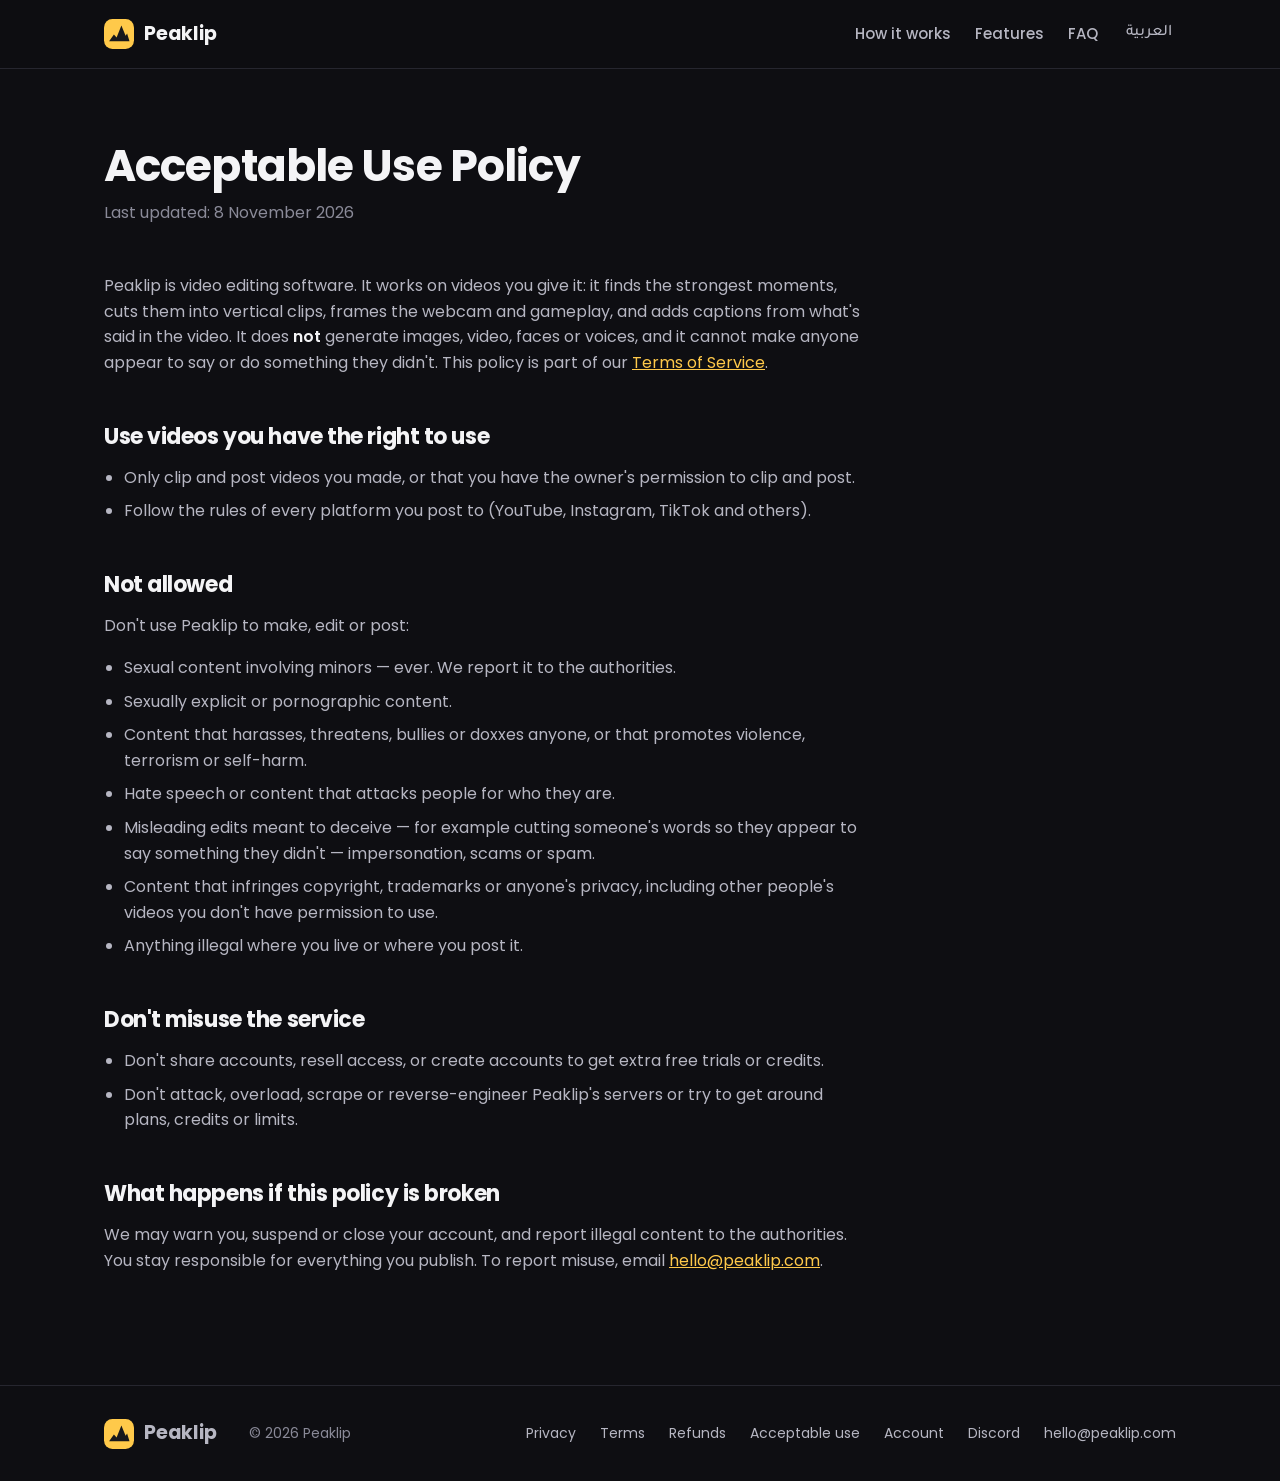
<file: acceptable-use.html>
<!doctype html>
<html lang="en">
<head>
  <meta charset="utf-8">
  <meta name="viewport" content="width=device-width, initial-scale=1">
  <title>Acceptable Use Policy · Peaklip</title>
  <meta name="description" content="What you may and may not do with Peaklip, the video clipping and editing app for creators.">
  <meta name="theme-color" content="#0E0E12">
  <link rel="icon" href="favicon.svg" type="image/svg+xml">
  <link rel="canonical" href="https://peaklip.com/acceptable-use.html">
  <link rel="stylesheet" href="assets/style.css?v=9">
  <link rel="alternate" hreflang="en" href="https://peaklip.com/acceptable-use.html">
  <link rel="alternate" hreflang="ar" href="https://peaklip.com/ar/acceptable-use.html">
</head>
<body>
<a class="skip" href="#main">Skip to content</a>
<header class="site-header scrolled">
  <div class="wrap nav">
    <a class="brand" href="./" aria-label="Peaklip home"><img src="assets/logo.svg" alt="" width="30" height="30">Peaklip</a>
    <nav class="nav-links" aria-label="Main"><a href="./#how">How it works</a><a href="./#features">Features</a><a href="./#faq">FAQ</a></nav>
    <a class="lang" href="ar/acceptable-use.html" hreflang="ar" lang="ar">العربية</a>
  </div>
</header>

<main id="main" class="wrap">
  <article class="legal">
    <h1>Acceptable Use Policy</h1>
    <p class="updated">Last updated: 8 November 2026</p>

    <p>Peaklip is video editing software. It works on videos you give it: it finds the strongest moments, cuts them
      into vertical clips, frames the webcam and gameplay, and adds captions from what's said in the video. It does
      <strong>not</strong> generate images, video, faces or voices, and it cannot make anyone appear to say or do
      something they didn't. This policy is part of our <a href="terms.html">Terms of Service</a>.</p>

    <h2>Use videos you have the right to use</h2>
    <ul>
      <li>Only clip and post videos you made, or that you have the owner's permission to clip and post.</li>
      <li>Follow the rules of every platform you post to (YouTube, Instagram, TikTok and others).</li>
    </ul>

    <h2>Not allowed</h2>
    <p>Don't use Peaklip to make, edit or post:</p>
    <ul>
      <li>Sexual content involving minors — ever. We report it to the authorities.</li>
      <li>Sexually explicit or pornographic content.</li>
      <li>Content that harasses, threatens, bullies or doxxes anyone, or that promotes violence, terrorism or
        self-harm.</li>
      <li>Hate speech or content that attacks people for who they are.</li>
      <li>Misleading edits meant to deceive — for example cutting someone's words so they appear to say something
        they didn't — impersonation, scams or spam.</li>
      <li>Content that infringes copyright, trademarks or anyone's privacy, including other people's videos you
        don't have permission to use.</li>
      <li>Anything illegal where you live or where you post it.</li>
    </ul>

    <h2>Don't misuse the service</h2>
    <ul>
      <li>Don't share accounts, resell access, or create accounts to get extra free trials or credits.</li>
      <li>Don't attack, overload, scrape or reverse-engineer Peaklip's servers or try to get around plans,
        credits or limits.</li>
    </ul>

    <h2>What happens if this policy is broken</h2>
    <p>We may warn you, suspend or close your account, and report illegal content to the authorities. You stay
      responsible for everything you publish. To report misuse, email
      <a href="mailto:hello@peaklip.com">hello@peaklip.com</a>.</p>
  </article>
</main>

<footer class="site-footer">
  <div class="wrap foot">
    <a class="brand" href="./" aria-label="Peaklip home"><img src="assets/logo.svg" alt="" width="24" height="24">Peaklip</a>
    <span>© 2026 Peaklip</span>
    <nav aria-label="Footer"><a href="privacy.html">Privacy</a><a href="terms.html">Terms</a><a href="refunds.html">Refunds</a><a href="acceptable-use.html">Acceptable use</a><a href="account.html">Account</a><a href="https://discord.gg/Rjr3MgVNMT" rel="noopener">Discord</a><a href="mailto:hello@peaklip.com">hello@peaklip.com</a></nav>
  </div>
</footer>
</body>
</html>
</file>
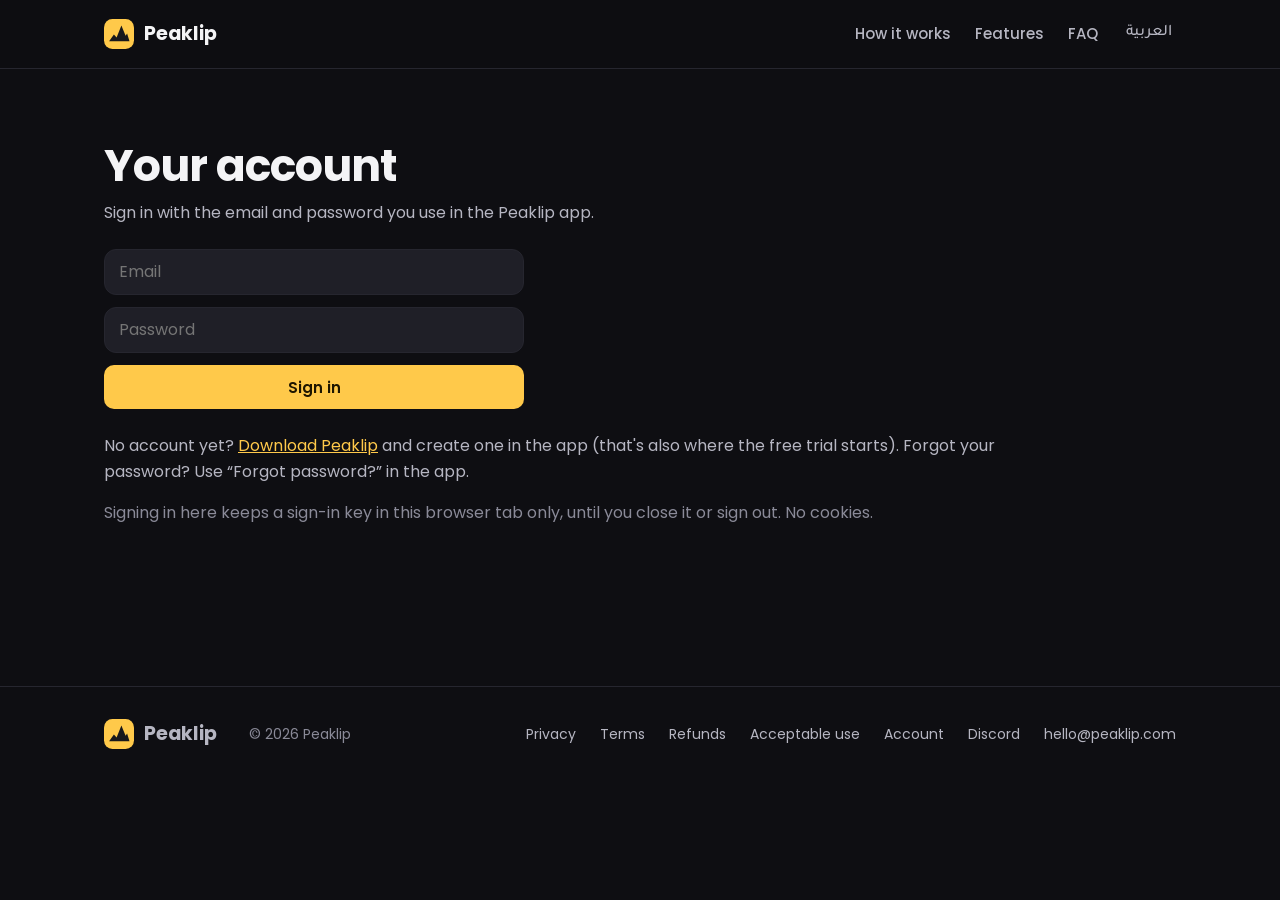
<file: account.html>
<!doctype html>
<html lang="en">
<head>
  <meta charset="utf-8">
  <meta name="viewport" content="width=device-width, initial-scale=1">
  <title>Your account · Peaklip</title>
  <meta name="description" content="Sign in to see your Peaklip credits and usage, buy or cancel a plan, or delete your account.">
  <meta name="theme-color" content="#0E0E12">
  <meta name="robots" content="noindex">
  <meta http-equiv="Content-Security-Policy" content="default-src 'self'; script-src 'self'; style-src 'self' 'unsafe-inline'; img-src 'self' data:; font-src 'self'; connect-src https://clipfactory-production-e466.up.railway.app; form-action 'none'; base-uri 'none'; object-src 'none'">
  <meta name="referrer" content="no-referrer">
  <link rel="icon" href="favicon.svg" type="image/svg+xml">
  <link rel="canonical" href="https://peaklip.com/account.html">
  <link rel="alternate" hreflang="en" href="https://peaklip.com/account.html">
  <link rel="alternate" hreflang="ar" href="https://peaklip.com/ar/account.html">
  <link rel="stylesheet" href="assets/style.css?v=9">
  <style>
    .acct-form { display: grid; gap: 12px; max-width: 420px; margin-top: var(--space-4); }
    .acct-form input { min-height: 46px; padding: 0 14px; border-radius: 12px; border: 1px solid var(--border);
      background: var(--surface-2); color: var(--text); font: inherit; }
    .acct-form input:focus { outline: 2px solid var(--accent); outline-offset: 1px; }
    .acct-msg { font-size: 14px; margin-top: var(--space-2); }
    .acct-top { display: flex; justify-content: space-between; align-items: center; gap: 16px; flex-wrap: wrap; }
    .acct-stats { display: grid; grid-template-columns: repeat(auto-fit, minmax(220px, 1fr)); gap: var(--space-3); margin-top: var(--space-4); }
    .acct-stats .big { font-size: 30px; font-weight: 700; color: var(--text); line-height: 1.2; }
    .acct-actions { display: flex; gap: 10px; flex-wrap: wrap; margin-top: var(--space-3); }
    .acct-table { width: 100%; border-collapse: collapse; margin-top: var(--space-3); font-size: 14px; }
    .acct-table th, .acct-table td { text-align: start; padding: 10px 8px; border-bottom: 1px solid var(--border); color: var(--text-2); }
    .acct-table th { color: var(--text-3); font-weight: 500; }
    .table-wrap { overflow-x: auto; }
    .legal.account { max-width: 980px; }
    .account .plans { margin-top: var(--space-3); }
    @media (max-width: 760px) { .account .plans { grid-template-columns: 1fr; } }
    details.danger summary { cursor: pointer; color: #FF7A7A; font-weight: 600; }
  </style>
  <script src="assets/account.js?v=4" defer></script>
</head>
<body>
<a class="skip" href="#main">Skip to content</a>
<header class="site-header scrolled">
  <div class="wrap nav">
    <a class="brand" href="./" aria-label="Peaklip home"><img src="assets/logo.svg" alt="" width="30" height="30">Peaklip</a>
    <nav class="nav-links" aria-label="Main"><a href="./#how">How it works</a><a href="./#features">Features</a><a href="./#faq">FAQ</a></nav>
    <a class="lang" href="ar/account.html" hreflang="ar" lang="ar">العربية</a>
  </div>
</header>

<main id="main" class="wrap">
  <article class="legal account" aria-live="polite">
    <section id="signin">
      <h1>Your account</h1>
      <p>Sign in with the email and password you use in the Peaklip app.</p>
      <form id="signin-form" class="acct-form" novalidate>
        <input id="email" type="email" autocomplete="email" placeholder="Email" aria-label="Email" required>
        <input id="password" type="password" autocomplete="current-password" placeholder="Password" aria-label="Password" required>
        <button id="signin-btn" class="btn btn-primary" type="submit">Sign in</button>
        <p id="signin-msg" class="acct-msg" hidden></p>
      </form>
      <p style="margin-top: var(--space-4)">No account yet? <a href="./">Download Peaklip</a> and create one in the app (that's also where the free trial starts). Forgot your password? Use “Forgot password?” in the app.</p>
      <p class="updated" style="margin-top: var(--space-3)">Signing in here keeps a sign-in key in this browser tab only, until you close it or sign out. No cookies.</p>
    </section>

    <section id="account" hidden>
      <div class="acct-top">
        <div><h1 id="hello">Your account</h1><p id="who"></p></div>
        <button id="signout" class="btn btn-quiet btn-sm" type="button">Sign out</button>
      </div>
      <div class="acct-stats">
        <div class="panel"><p class="big" id="credits">…</p><p id="clips"></p></div>
        <div class="panel"><p>Plan</p><p class="big" id="plan-line" style="font-size: 20px">…</p>
          <div id="sub-actions" class="acct-actions"></div></div>
      </div>
      <p id="acct-msg" class="acct-msg" hidden></p>

      <div id="buy" hidden>
        <h2>Choose a plan</h2>
        <div id="plans" class="plans"></div>
        <p class="updated" style="margin-top: var(--space-3)">The free trial (3 days, 10 clips) starts in the Peaklip app only. Buying here starts the paid plan straight away. Prices in US dollars; taxes are added where required. Payments are handled by Creem — Peaklip never sees your card.</p>
      </div>

      <h2>Credit history</h2>
      <div class="table-wrap">
        <table class="acct-table">
          <thead><tr><th>Date</th><th>Change</th><th>Balance</th><th>Details</th></tr></thead>
          <tbody id="history-rows"></tbody>
        </table>
      </div>
      <p id="no-history" hidden>No history yet.</p>

      <h2>Delete my account</h2>
      <details class="danger">
        <summary>Delete my account</summary>
        <p style="margin-top: var(--space-3)">This cancels your subscription straight away (no further charges) and erases your account, credits and history from Peaklip's server. It can't be undone. Videos and clips on your PC aren't touched.</p>
        <form id="del-form" class="acct-form" novalidate>
          <input id="del-password" type="password" autocomplete="current-password" placeholder="Your password" aria-label="Your password">
          <input id="del-confirm" type="text" autocomplete="off" placeholder="Type DELETE to confirm" aria-label="Type DELETE to confirm">
          <button id="del-btn" class="btn btn-quiet" type="submit" style="color: #FF7A7A">Delete my account for good</button>
          <p id="del-msg" class="acct-msg" hidden></p>
        </form>
      </details>
    </section>
  </article>
</main>

<footer class="site-footer">
  <div class="wrap foot">
    <a class="brand" href="./" aria-label="Peaklip home"><img src="assets/logo.svg" alt="" width="24" height="24">Peaklip</a>
    <span>© 2026 Peaklip</span>
    <nav aria-label="Footer"><a href="privacy.html">Privacy</a><a href="terms.html">Terms</a><a href="refunds.html">Refunds</a><a href="acceptable-use.html">Acceptable use</a><a href="account.html">Account</a><a href="https://discord.gg/Rjr3MgVNMT" rel="noopener">Discord</a><a href="mailto:hello@peaklip.com">hello@peaklip.com</a></nav>
  </div>
</footer>
</body>
</html>
</file>
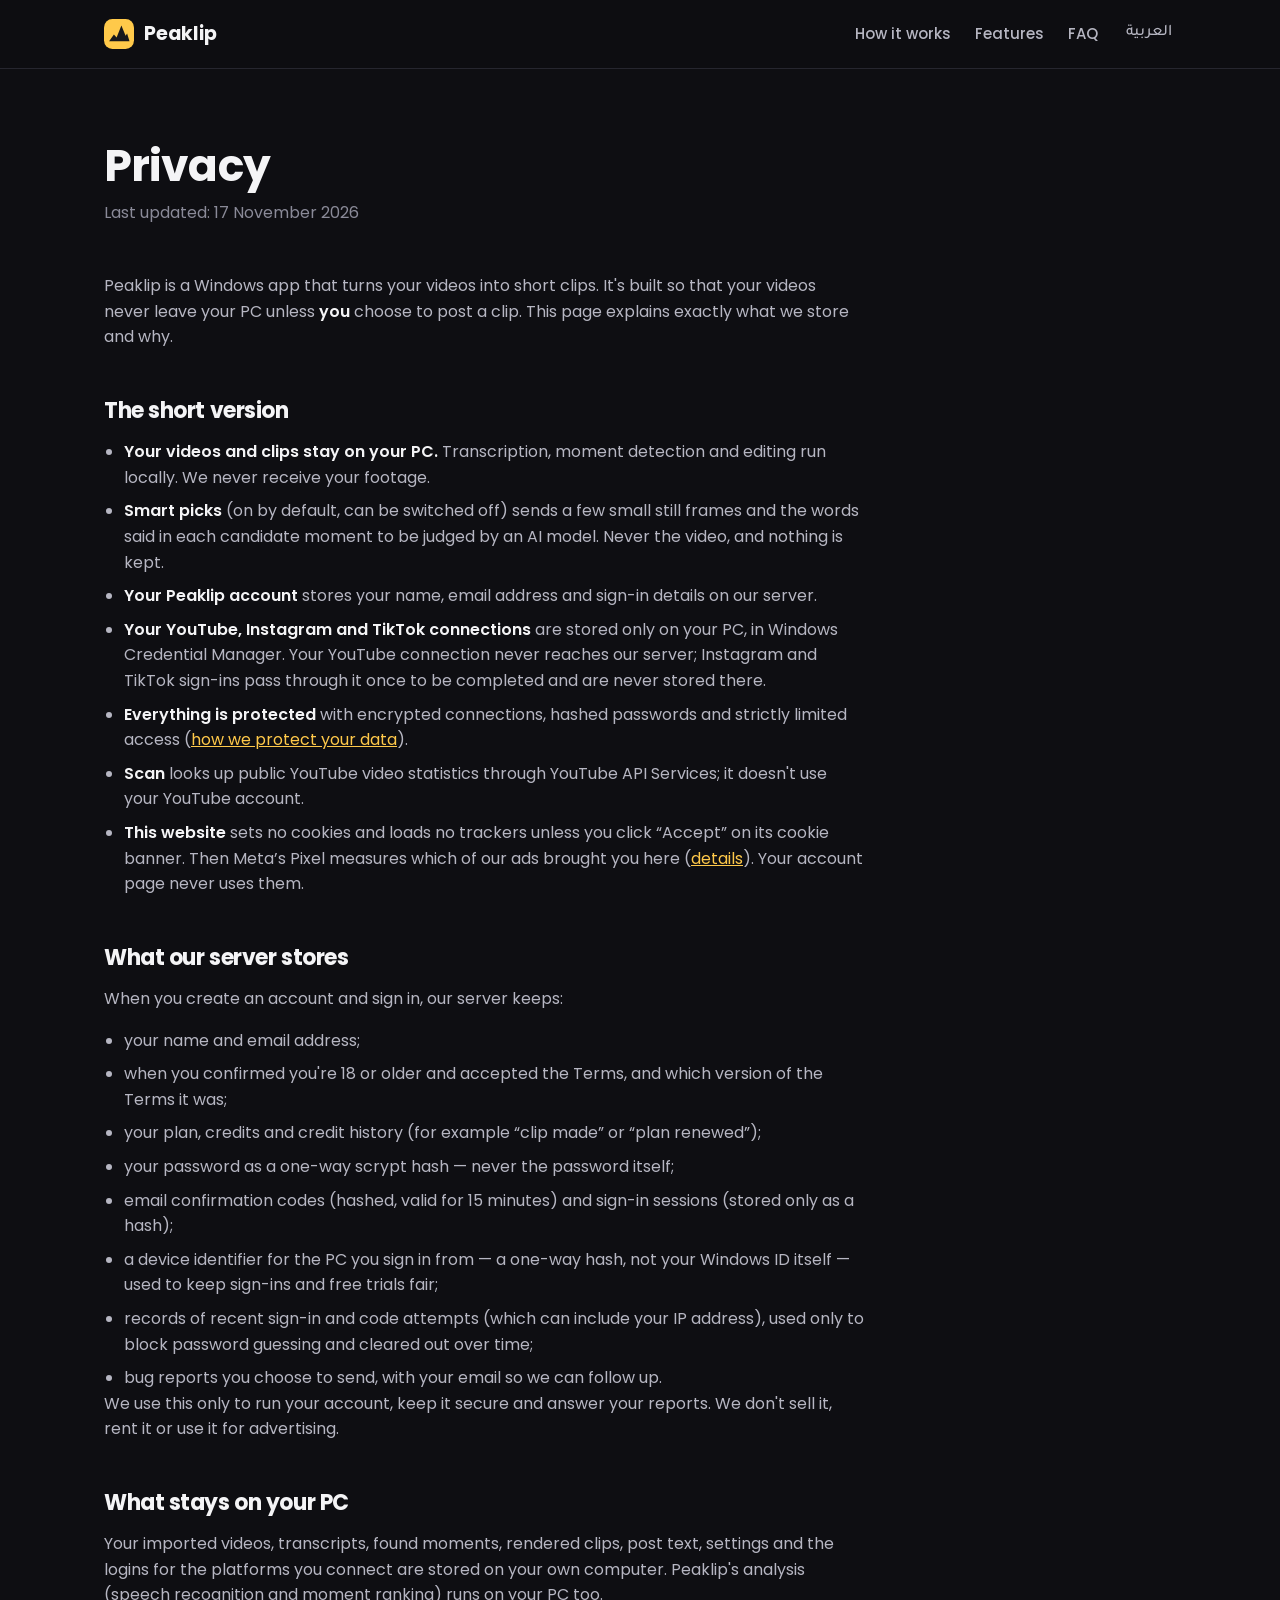
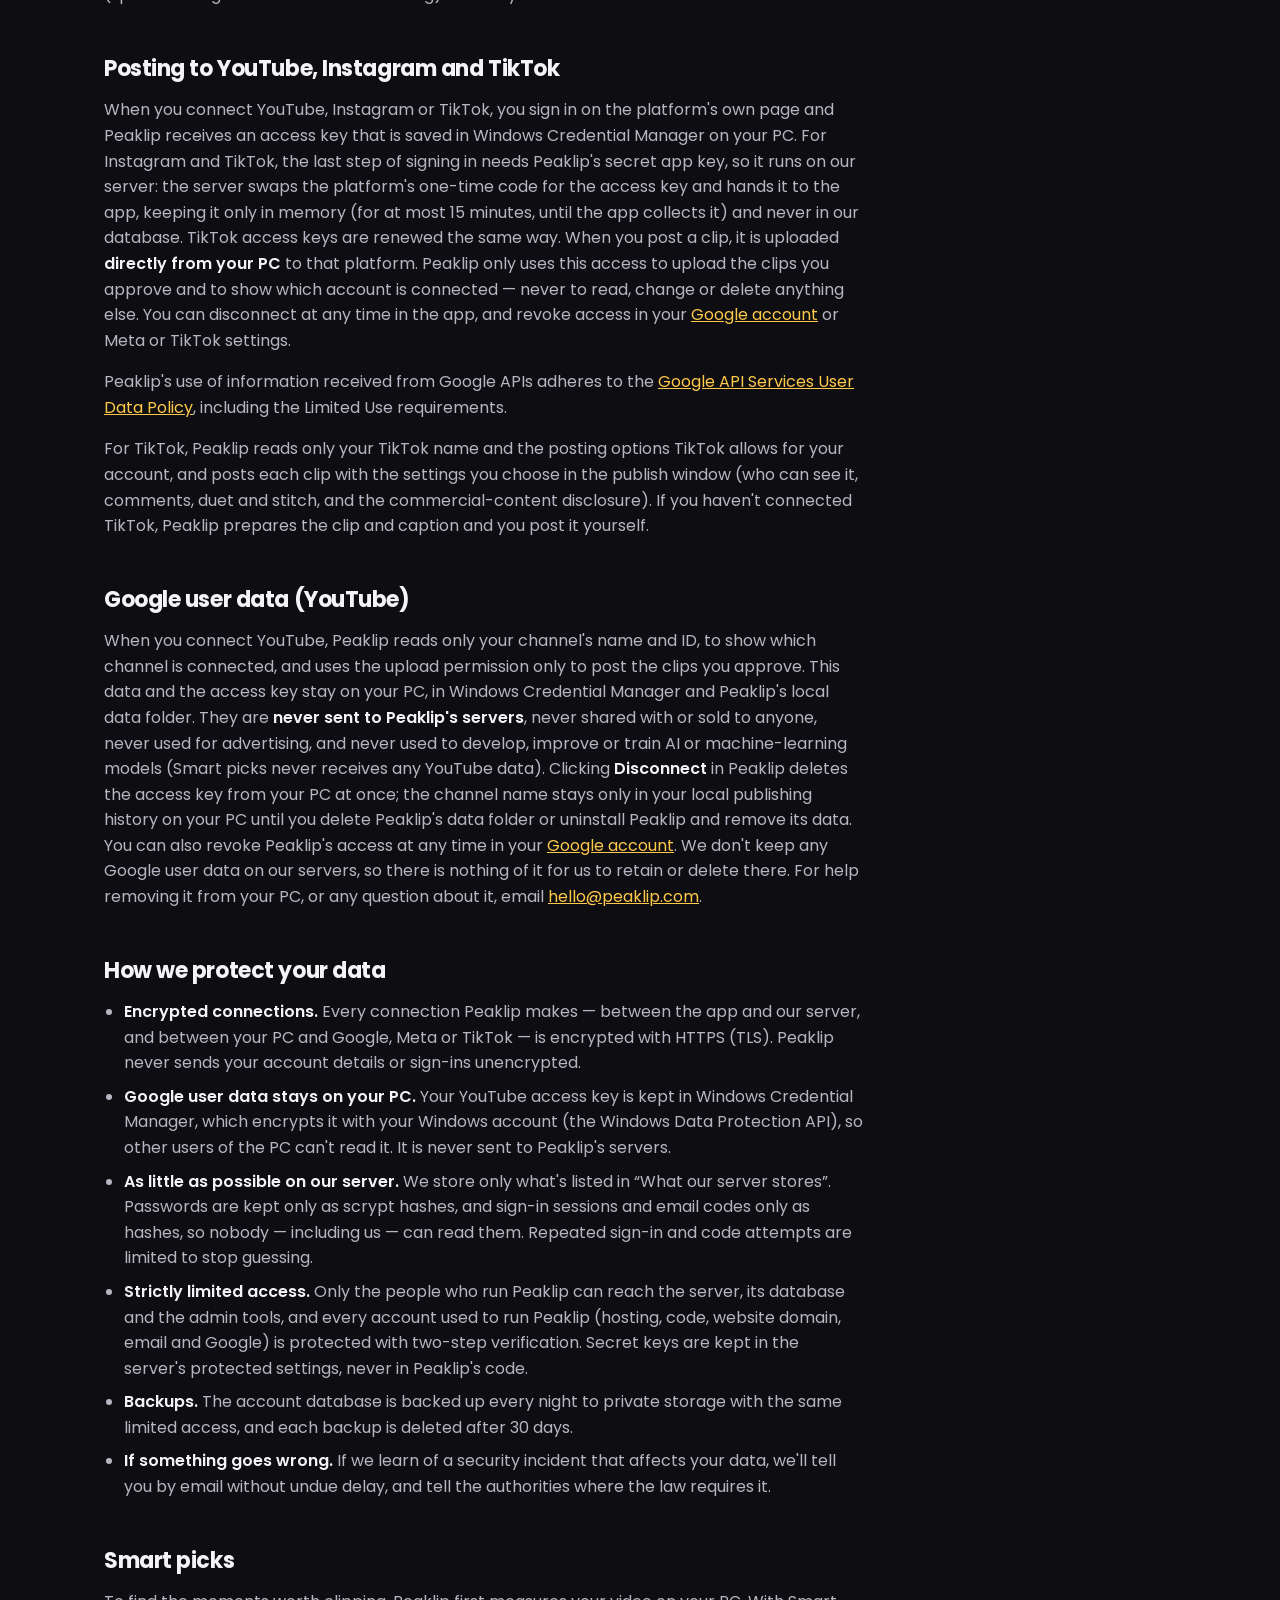
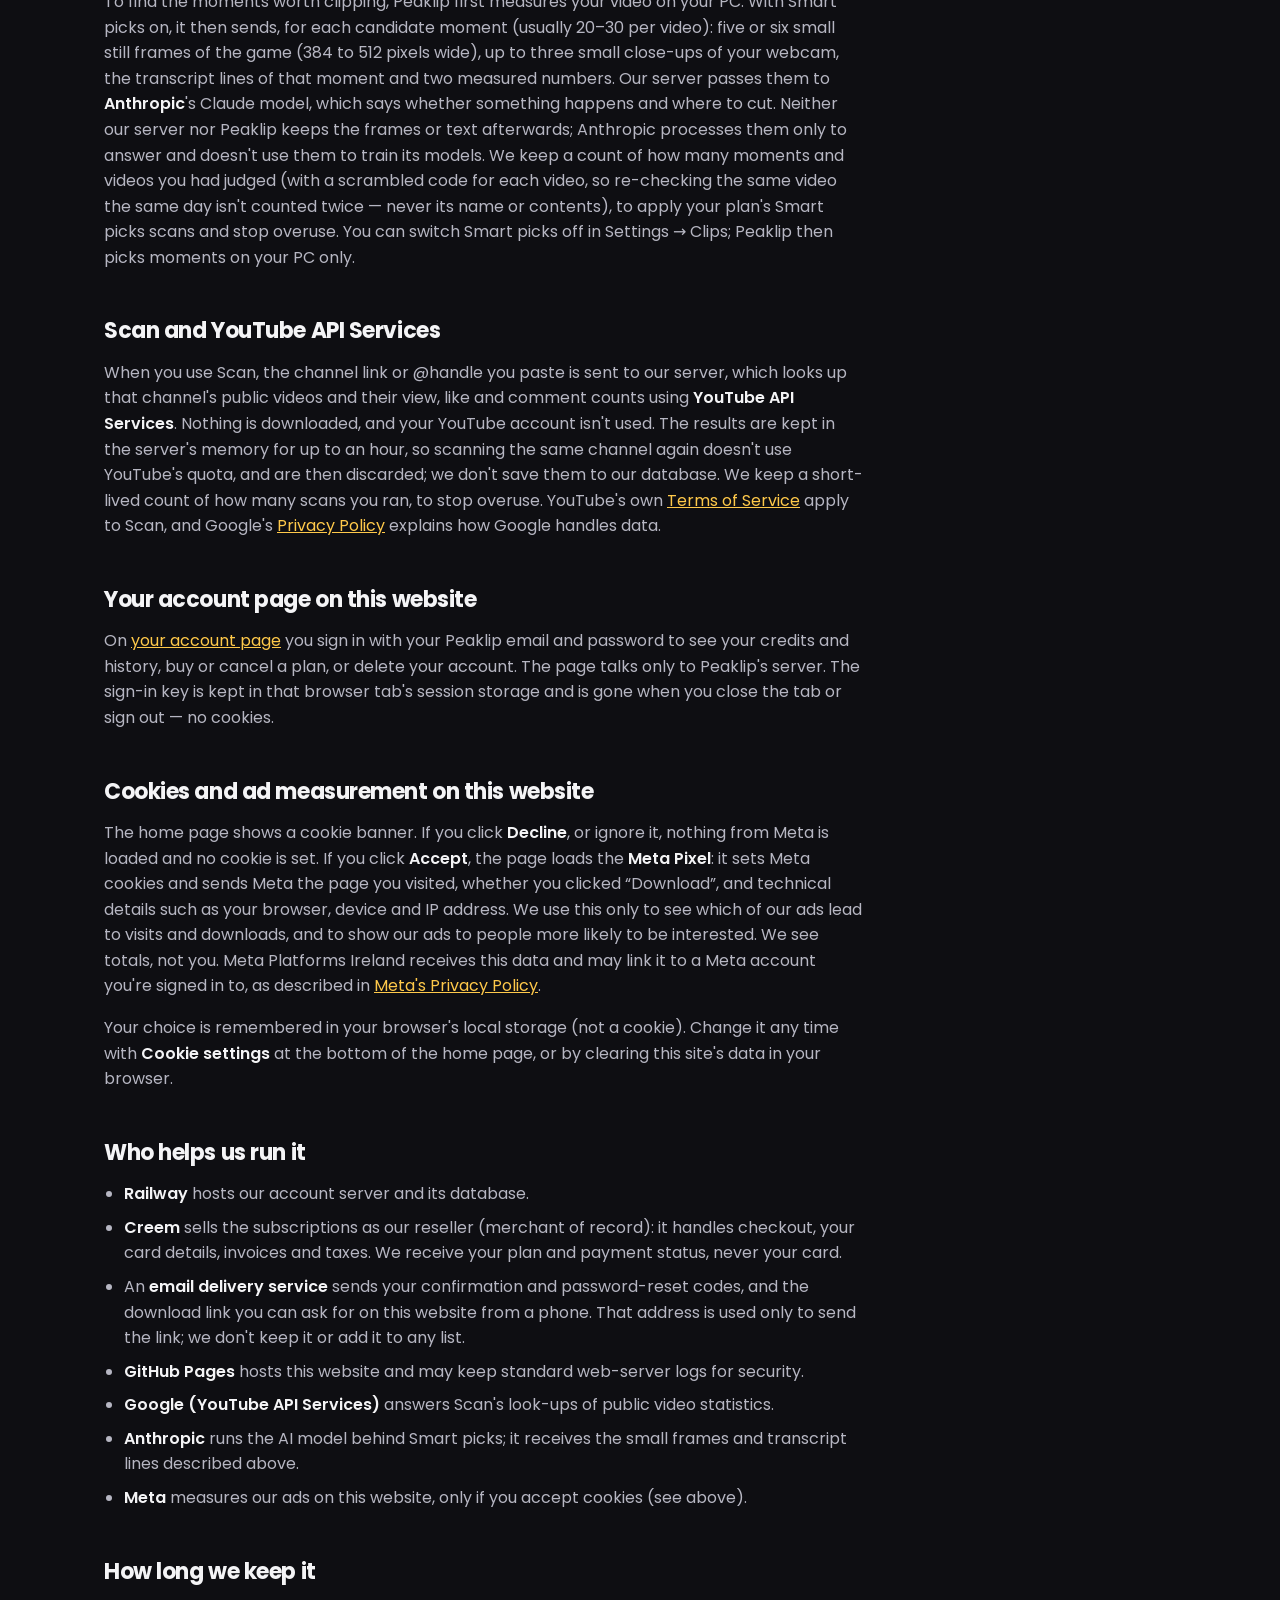
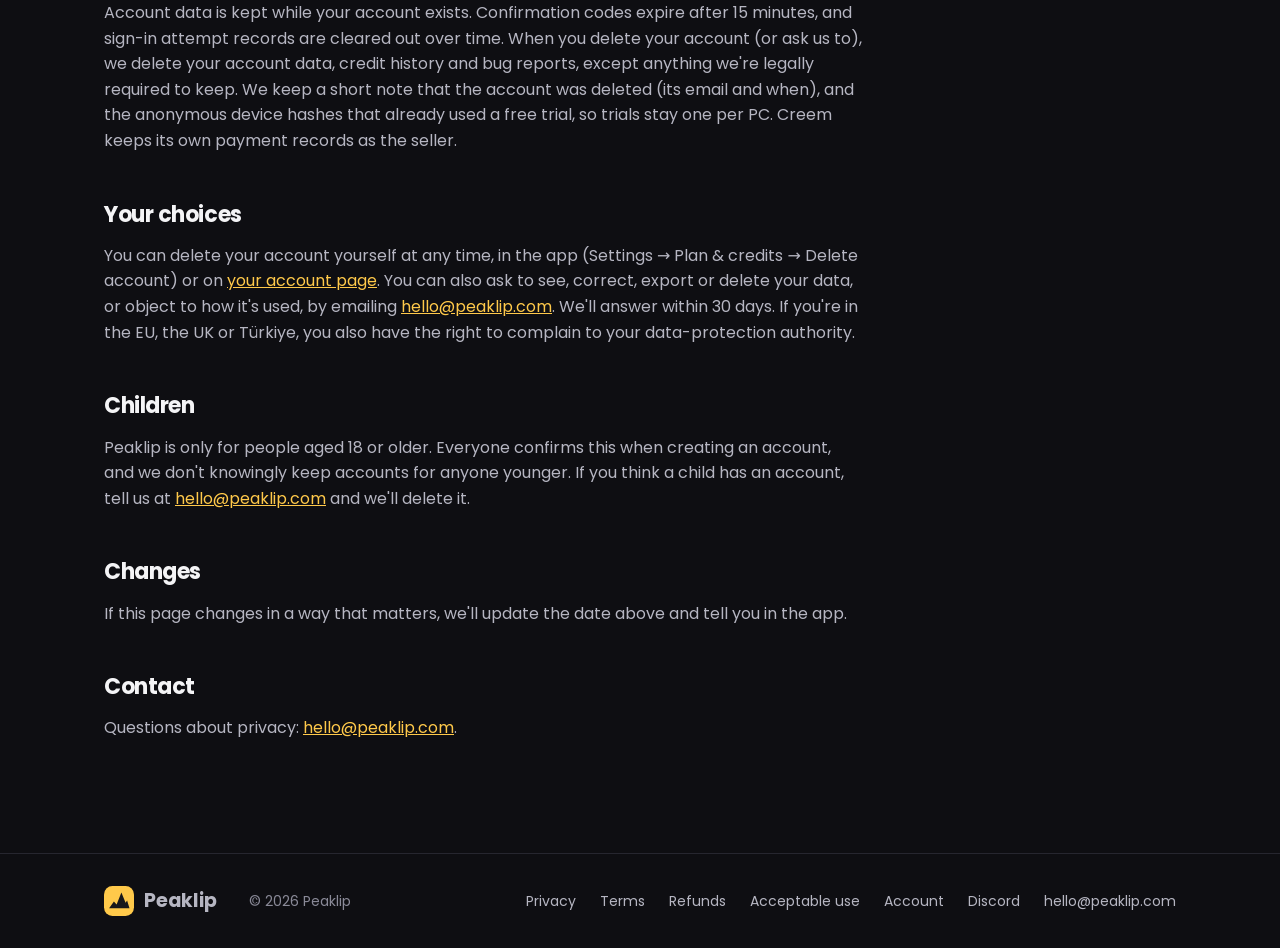
<file: privacy.html>
<!doctype html>
<html lang="en">
<head>
  <meta charset="utf-8">
  <meta name="viewport" content="width=device-width, initial-scale=1">
  <title>Privacy · Peaklip</title>
  <meta name="description" content="What Peaklip stores, what it doesn't, and your choices.">
  <meta name="theme-color" content="#0E0E12">
  <link rel="icon" href="favicon.svg" type="image/svg+xml">
  <link rel="canonical" href="https://peaklip.com/privacy.html">
  <link rel="stylesheet" href="assets/style.css?v=9">
  <link rel="alternate" hreflang="en" href="https://peaklip.com/privacy.html">
  <link rel="alternate" hreflang="ar" href="https://peaklip.com/ar/privacy.html">
</head>
<body>
<a class="skip" href="#main">Skip to content</a>
<header class="site-header scrolled">
  <div class="wrap nav">
    <a class="brand" href="./" aria-label="Peaklip home"><img src="assets/logo.svg" alt="" width="30" height="30">Peaklip</a>
    <nav class="nav-links" aria-label="Main"><a href="./#how">How it works</a><a href="./#features">Features</a><a href="./#faq">FAQ</a></nav>
    <a class="lang" href="ar/privacy.html" hreflang="ar" lang="ar">العربية</a>
  </div>
</header>

<main id="main" class="wrap">
  <article class="legal">
    <h1>Privacy</h1>
    <p class="updated">Last updated: 17 November 2026</p>

    <p>Peaklip is a Windows app that turns your videos into short clips. It's built so that your videos never leave your
      PC unless <strong>you</strong> choose to post a clip. This page explains exactly what we store and why.</p>

    <h2>The short version</h2>
    <ul>
      <li><strong>Your videos and clips stay on your PC.</strong> Transcription, moment detection and editing run locally. We never receive your footage.</li>
      <li><strong>Smart picks</strong> (on by default, can be switched off) sends a few small still frames and the words said in each candidate moment to be judged by an AI model. Never the video, and nothing is kept.</li>
      <li><strong>Your Peaklip account</strong> stores your name, email address and sign-in details on our server.</li>
      <li><strong>Your YouTube, Instagram and TikTok connections</strong> are stored only on your PC, in Windows Credential Manager. Your YouTube connection never reaches our server; Instagram and TikTok sign-ins pass through it once to be completed and are never stored there.</li>
      <li><strong>Everything is protected</strong> with encrypted connections, hashed passwords and strictly limited access (<a href="#security">how we protect your data</a>).</li>
      <li><strong>Scan</strong> looks up public YouTube video statistics through YouTube API Services; it doesn't use your YouTube account.</li>
      <li><strong>This website</strong> sets no cookies and loads no trackers unless you click “Accept” on its cookie banner. Then Meta’s Pixel measures which of our ads brought you here (<a href="#cookies">details</a>). Your account page never uses them.</li>
    </ul>

    <h2>What our server stores</h2>
    <p>When you create an account and sign in, our server keeps:</p>
    <ul>
      <li>your name and email address;</li>
      <li>when you confirmed you're 18 or older and accepted the Terms, and which version of the Terms it was;</li>
      <li>your plan, credits and credit history (for example “clip made” or “plan renewed”);</li>
      <li>your password as a one-way scrypt hash — never the password itself;</li>
      <li>email confirmation codes (hashed, valid for 15 minutes) and sign-in sessions (stored only as a hash);</li>
      <li>a device identifier for the PC you sign in from — a one-way hash, not your Windows ID itself — used to keep sign-ins and free trials fair;</li>
      <li>records of recent sign-in and code attempts (which can include your IP address), used only to block password guessing and cleared out over time;</li>
      <li>bug reports you choose to send, with your email so we can follow up.</li>
    </ul>
    <p>We use this only to run your account, keep it secure and answer your reports. We don't sell it, rent it or use it for advertising.</p>

    <h2>What stays on your PC</h2>
    <p>Your imported videos, transcripts, found moments, rendered clips, post text, settings and the logins for the
      platforms you connect are stored on your own computer. Peaklip's analysis (speech recognition and moment ranking)
      runs on your PC too.</p>

    <h2>Posting to YouTube, Instagram and TikTok</h2>
    <p>When you connect YouTube, Instagram or TikTok, you sign in on the platform's own page and Peaklip receives an access key
      that is saved in Windows Credential Manager on your PC. For Instagram and TikTok, the last step of signing in
      needs Peaklip's secret app key, so it runs on our server: the server swaps the platform's one-time code for the
      access key and hands it to the app, keeping it only in memory (for at most 15 minutes, until the app collects
      it) and never in our database. TikTok access keys are renewed the same way. When you post a clip, it is uploaded <strong>directly from
      your PC</strong> to that platform. Peaklip only uses this access to upload the clips you approve and to show which
      account is connected — never to read, change or delete anything else. You can disconnect at any time in the app,
      and revoke access in your <a href="https://myaccount.google.com/permissions" rel="noopener">Google account</a> or
      Meta or TikTok settings.</p>
    <p>Peaklip's use of information received from Google APIs adheres to the
      <a href="https://developers.google.com/terms/api-services-user-data-policy" rel="noopener">Google API Services User Data Policy</a>,
      including the Limited Use requirements.</p>
    <p>For TikTok, Peaklip reads only your TikTok name and the posting options TikTok allows for your account, and posts
      each clip with the settings you choose in the publish window (who can see it, comments, duet and stitch, and the
      commercial-content disclosure). If you haven't connected TikTok, Peaklip prepares the clip and caption and you
      post it yourself.</p>

    <h2 id="google-data">Google user data (YouTube)</h2>
    <p>When you connect YouTube, Peaklip reads only your channel's name and ID, to show which channel is connected, and
      uses the upload permission only to post the clips you approve. This data and the access key stay on your PC, in
      Windows Credential Manager and Peaklip's local data folder. They are <strong>never sent to Peaklip's servers</strong>,
      never shared with or sold to anyone, never used for advertising, and never used to develop, improve or train AI or
      machine-learning models (Smart picks never receives any YouTube data). Clicking <strong>Disconnect</strong>
      in Peaklip deletes the access key from your PC at once; the channel name stays only in your local publishing
      history on your PC until you delete Peaklip's data folder or uninstall Peaklip and remove its data. You can also
      revoke Peaklip's access at any time in your <a href="https://myaccount.google.com/permissions" rel="noopener">Google account</a>.
      We don't keep any Google user data on our servers, so there is nothing of it for us to retain or delete there.
      For help removing it from your PC, or any question about it, email
      <a href="mailto:hello@peaklip.com">hello@peaklip.com</a>.</p>

    <h2 id="security">How we protect your data</h2>
    <ul>
      <li><strong>Encrypted connections.</strong> Every connection Peaklip makes — between the app and our server, and
        between your PC and Google, Meta or TikTok — is encrypted with HTTPS (TLS). Peaklip never sends your
        account details or sign-ins unencrypted.</li>
      <li><strong>Google user data stays on your PC.</strong> Your YouTube access key is kept in Windows Credential
        Manager, which encrypts it with your Windows account (the Windows Data Protection API), so other users of the
        PC can't read it. It is never sent to Peaklip's servers.</li>
      <li><strong>As little as possible on our server.</strong> We store only what's listed in “What our server
        stores”. Passwords are kept only as scrypt hashes, and sign-in sessions and email codes only as hashes, so
        nobody — including us — can read them. Repeated sign-in and code attempts are limited to stop guessing.</li>
      <li><strong>Strictly limited access.</strong> Only the people who run Peaklip can reach the server, its database
        and the admin tools, and every account used to run Peaklip (hosting, code, website domain, email and Google)
        is protected with two-step verification. Secret keys are kept in the server's protected settings, never in
        Peaklip's code.</li>
      <li><strong>Backups.</strong> The account database is backed up every night to private storage with the same
        limited access, and each backup is deleted after 30 days.</li>
      <li><strong>If something goes wrong.</strong> If we learn of a security incident that affects your data, we'll
        tell you by email without undue delay, and tell the authorities where the law requires it.</li>
    </ul>

    <h2>Smart picks</h2>
    <p>To find the moments worth clipping, Peaklip first measures your video on your PC. With Smart picks on, it then
      sends, for each candidate moment (usually 20–30 per video): five or six small still frames of the game (384 to 512 pixels
      wide), up to three small close-ups of your webcam, the transcript lines of that moment and two measured numbers.
      Our server passes them to <strong>Anthropic</strong>'s Claude model, which says whether something happens and
      where to cut. Neither our server nor Peaklip keeps the frames or text afterwards; Anthropic processes them only
      to answer and doesn't use them to train its models. We keep a count of how many moments and videos you had judged
      (with a scrambled code for each video, so re-checking the same video the same day isn't counted twice — never
      its name or contents), to apply your plan's Smart picks scans and stop overuse. You can switch Smart picks off in Settings → Clips; Peaklip then picks moments on your PC only.</p>

    <h2>Scan and YouTube API Services</h2>
    <p>When you use Scan, the channel link or @handle you paste is sent to our server, which looks up that channel's
      public videos and their view, like and comment counts using <strong>YouTube API Services</strong>. Nothing is
      downloaded, and your YouTube account isn't used. The results are kept in the server's memory for up to an hour,
      so scanning the same channel again doesn't use YouTube's quota, and are then discarded; we don't save them to
      our database. We keep a short-lived count of how many scans you ran, to stop overuse. YouTube's own
      <a href="https://www.youtube.com/t/terms" rel="noopener">Terms of Service</a> apply to Scan, and Google's
      <a href="https://policies.google.com/privacy" rel="noopener">Privacy Policy</a> explains how Google handles
      data.</p>

    <h2>Your account page on this website</h2>
    <p>On <a href="account.html">your account page</a> you sign in with your Peaklip email and password to see your
      credits and history, buy or cancel a plan, or delete your account. The page talks only to Peaklip's server. The
      sign-in key is kept in that browser tab's session storage and is gone when you close the tab or sign out — no
      cookies.</p>

    <h2 id="cookies">Cookies and ad measurement on this website</h2>
    <p>The home page shows a cookie banner. If you click <strong>Decline</strong>, or ignore it, nothing from Meta is
      loaded and no cookie is set. If you click <strong>Accept</strong>, the page loads the <strong>Meta Pixel</strong>:
      it sets Meta cookies and sends Meta the page you visited, whether you clicked “Download”, and technical details
      such as your browser, device and IP address. We use this only to see which of our ads lead to visits and
      downloads, and to show our ads to people more likely to be interested. We see totals, not you. Meta Platforms
      Ireland receives this data and may link it to a Meta account you're signed in to, as described in
      <a href="https://www.facebook.com/privacy/policy/" rel="noopener">Meta's Privacy Policy</a>.</p>
    <p>Your choice is remembered in your browser's local storage (not a cookie). Change it any time with
      <strong>Cookie settings</strong> at the bottom of the home page, or by clearing this site's data in your
      browser.</p>

    <h2>Who helps us run it</h2>
    <ul>
      <li><strong>Railway</strong> hosts our account server and its database.</li>
      <li><strong>Creem</strong> sells the subscriptions as our reseller (merchant of record): it handles checkout, your card details, invoices and taxes. We receive your plan and payment status, never your card.</li>
      <li>An <strong>email delivery service</strong> sends your confirmation and password-reset codes, and the download link you can ask for on this website from a phone. That address is used only to send the link; we don't keep it or add it to any list.</li>
      <li><strong>GitHub Pages</strong> hosts this website and may keep standard web-server logs for security.</li>
      <li><strong>Google (YouTube API Services)</strong> answers Scan's look-ups of public video statistics.</li>
      <li><strong>Anthropic</strong> runs the AI model behind Smart picks; it receives the small frames and transcript lines described above.</li>
      <li><strong>Meta</strong> measures our ads on this website, only if you accept cookies (see above).</li>
    </ul>

    <h2>How long we keep it</h2>
    <p>Account data is kept while your account exists. Confirmation codes expire after 15 minutes, and sign-in attempt
      records are cleared out over time. When you delete your account (or ask us to), we delete your account data,
      credit history and bug reports, except anything we're legally required to keep. We keep a short note that the
      account was deleted (its email and when), and the anonymous device hashes that already used a free trial, so
      trials stay one per PC. Creem keeps its own payment records as the seller.</p>

    <h2>Your choices</h2>
    <p>You can delete your account yourself at any time, in the app (Settings → Plan &amp; credits → Delete account)
      or on <a href="account.html">your account page</a>. You can also ask to see, correct, export or delete your
      data, or object to how it's used, by emailing
      <a href="mailto:hello@peaklip.com">hello@peaklip.com</a>. We'll answer within 30 days. If you're in the EU, the UK
      or Türkiye, you also have the right to complain to your data-protection authority.</p>

    <h2>Children</h2>
    <p>Peaklip is only for people aged 18 or older. Everyone confirms this when creating an account, and we don't
      knowingly keep accounts for anyone younger. If you think a child has an account, tell us at
      <a href="mailto:hello@peaklip.com">hello@peaklip.com</a> and we'll delete it.</p>

    <h2>Changes</h2>
    <p>If this page changes in a way that matters, we'll update the date above and tell you in the app.</p>

    <h2>Contact</h2>
    <p>Questions about privacy: <a href="mailto:hello@peaklip.com">hello@peaklip.com</a>.</p>
  </article>
</main>

<footer class="site-footer">
  <div class="wrap foot">
    <a class="brand" href="./" aria-label="Peaklip home"><img src="assets/logo.svg" alt="" width="24" height="24">Peaklip</a>
    <span>© 2026 Peaklip</span>
    <nav aria-label="Footer"><a href="privacy.html">Privacy</a><a href="terms.html">Terms</a><a href="refunds.html">Refunds</a><a href="acceptable-use.html">Acceptable use</a><a href="account.html">Account</a><a href="https://discord.gg/Rjr3MgVNMT" rel="noopener">Discord</a><a href="mailto:hello@peaklip.com">hello@peaklip.com</a></nav>
  </div>
</footer>
</body>
</html>
</file>
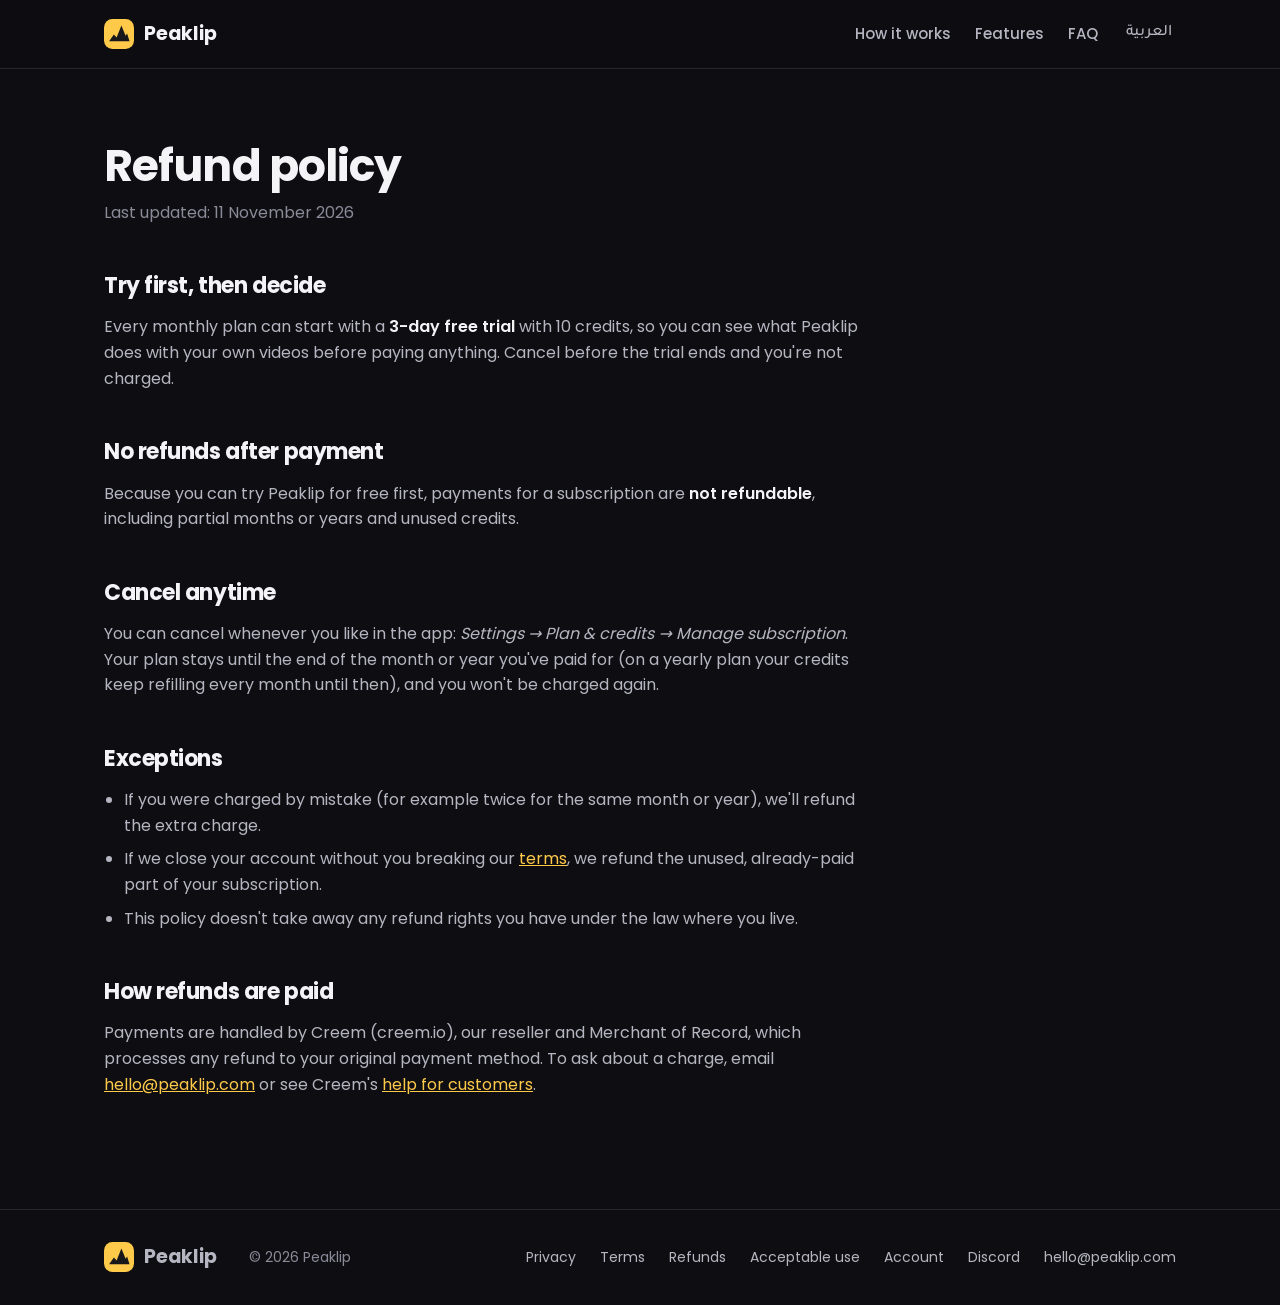
<file: refunds.html>
<!doctype html>
<html lang="en">
<head>
  <meta charset="utf-8">
  <meta name="viewport" content="width=device-width, initial-scale=1">
  <title>Refund policy · Peaklip</title>
  <meta name="description" content="Peaklip refund policy: a free trial first, then no refunds; cancel anytime.">
  <meta name="theme-color" content="#0E0E12">
  <link rel="icon" href="favicon.svg" type="image/svg+xml">
  <link rel="canonical" href="https://peaklip.com/refunds.html">
  <link rel="stylesheet" href="assets/style.css?v=9">
  <link rel="alternate" hreflang="en" href="https://peaklip.com/refunds.html">
  <link rel="alternate" hreflang="ar" href="https://peaklip.com/ar/refunds.html">
</head>
<body>
<a class="skip" href="#main">Skip to content</a>
<header class="site-header scrolled">
  <div class="wrap nav">
    <a class="brand" href="./" aria-label="Peaklip home"><img src="assets/logo.svg" alt="" width="30" height="30">Peaklip</a>
    <nav class="nav-links" aria-label="Main"><a href="./#how">How it works</a><a href="./#features">Features</a><a href="./#faq">FAQ</a></nav>
    <a class="lang" href="ar/refunds.html" hreflang="ar" lang="ar">العربية</a>
  </div>
</header>

<main id="main" class="wrap">
  <article class="legal">
    <h1>Refund policy</h1>
    <p class="updated">Last updated: 11 November 2026</p>

    <h2>Try first, then decide</h2>
    <p>Every monthly plan can start with a <strong>3-day free trial</strong> with 10 credits, so you can see what Peaklip does
      with your own videos before paying anything. Cancel before the trial ends and you're not charged.</p>

    <h2>No refunds after payment</h2>
    <p>Because you can try Peaklip for free first, payments for a subscription are <strong>not refundable</strong>,
      including partial months or years and unused credits.</p>

    <h2>Cancel anytime</h2>
    <p>You can cancel whenever you like in the app: <em>Settings → Plan &amp; credits → Manage subscription</em>.
      Your plan stays until the end of the month or year you've paid for (on a yearly plan your credits keep
      refilling every month until then), and you won't be charged again.</p>

    <h2>Exceptions</h2>
    <ul>
      <li>If you were charged by mistake (for example twice for the same month or year), we'll refund the extra charge.</li>
      <li>If we close your account without you breaking our <a href="terms.html">terms</a>, we refund the unused,
        already-paid part of your subscription.</li>
      <li>This policy doesn't take away any refund rights you have under the law where you live.</li>
    </ul>

    <h2>How refunds are paid</h2>
    <p>Payments are handled by Creem (creem.io), our reseller and Merchant of Record, which processes any refund to
      your original payment method. To ask about a charge, email <a href="mailto:hello@peaklip.com">hello@peaklip.com</a>
      or see Creem's <a href="https://docs.creem.io/for-customers/" rel="noopener">help for customers</a>.</p>
  </article>
</main>

<footer class="site-footer">
  <div class="wrap foot">
    <a class="brand" href="./" aria-label="Peaklip home"><img src="assets/logo.svg" alt="" width="24" height="24">Peaklip</a>
    <span>© 2026 Peaklip</span>
    <nav aria-label="Footer"><a href="privacy.html">Privacy</a><a href="terms.html">Terms</a><a href="refunds.html">Refunds</a><a href="acceptable-use.html">Acceptable use</a><a href="account.html">Account</a><a href="https://discord.gg/Rjr3MgVNMT" rel="noopener">Discord</a><a href="mailto:hello@peaklip.com">hello@peaklip.com</a></nav>
  </div>
</footer>
</body>
</html>
</file>
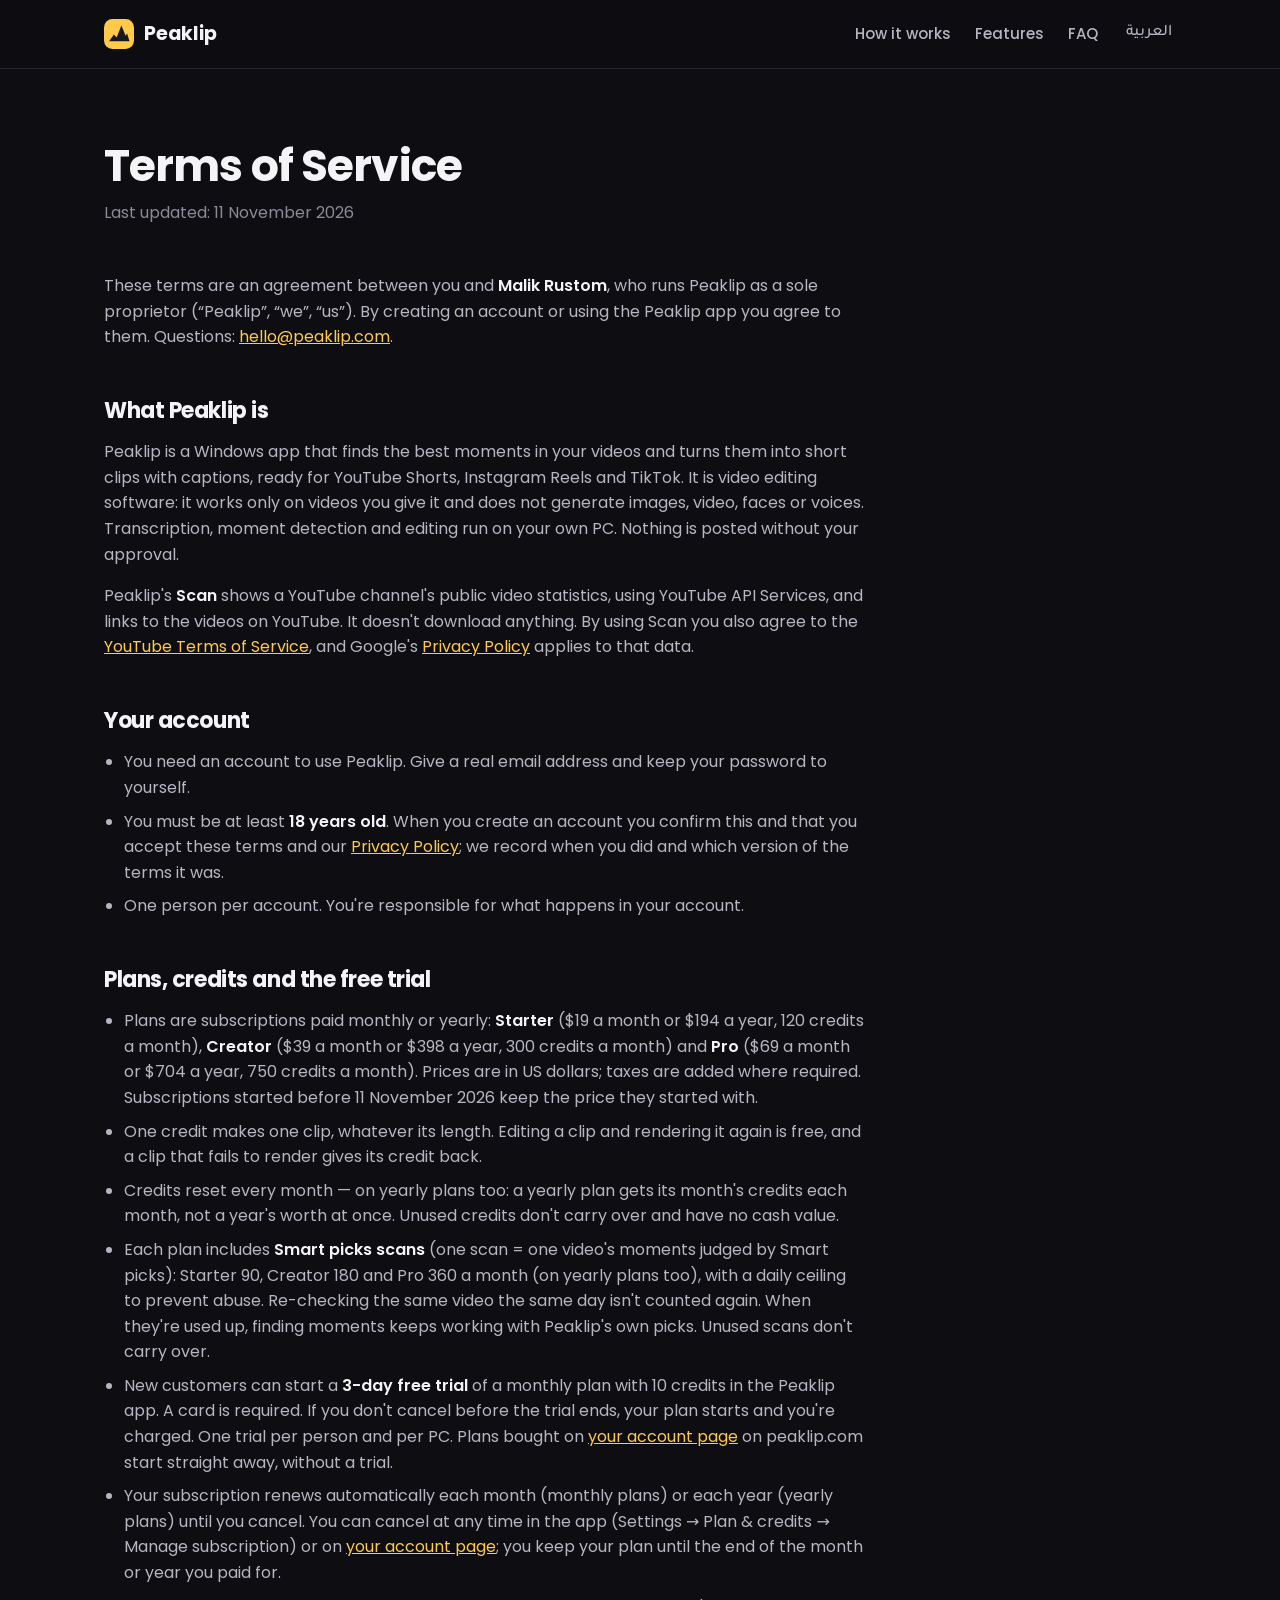
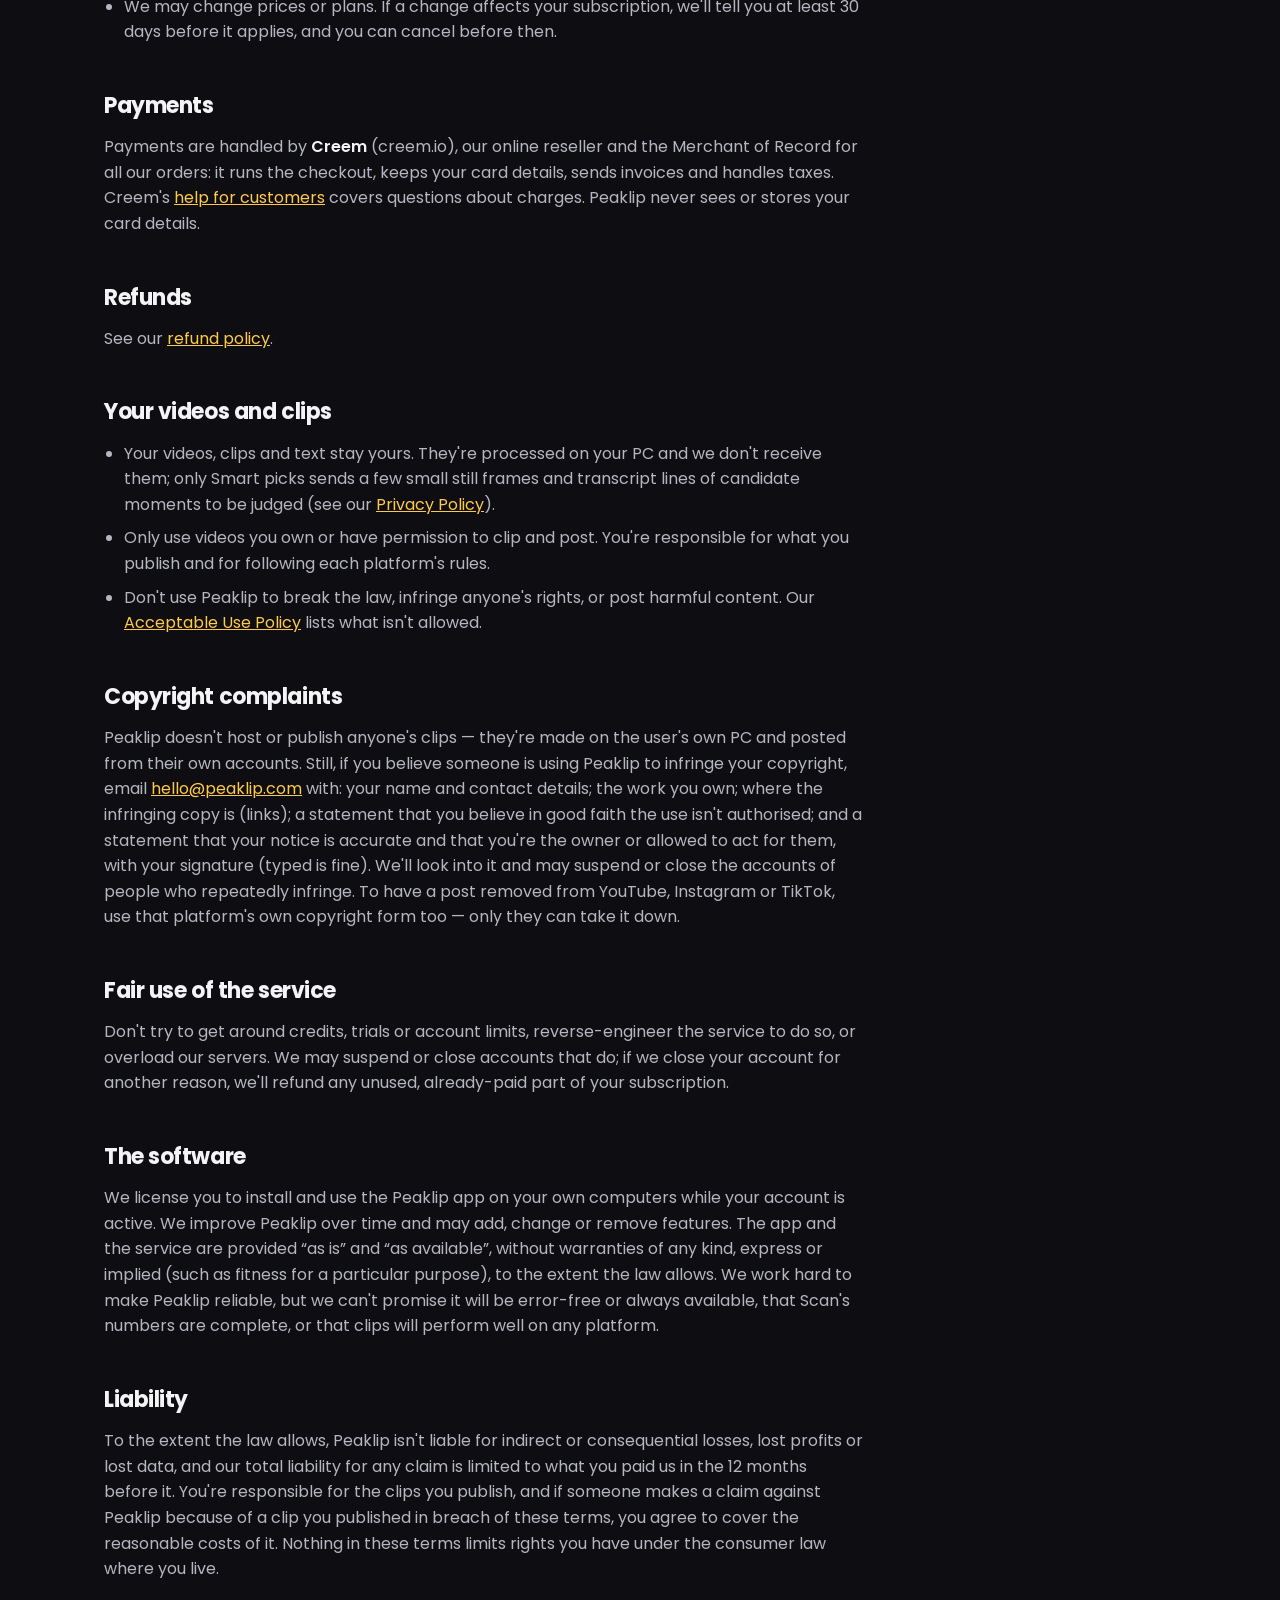
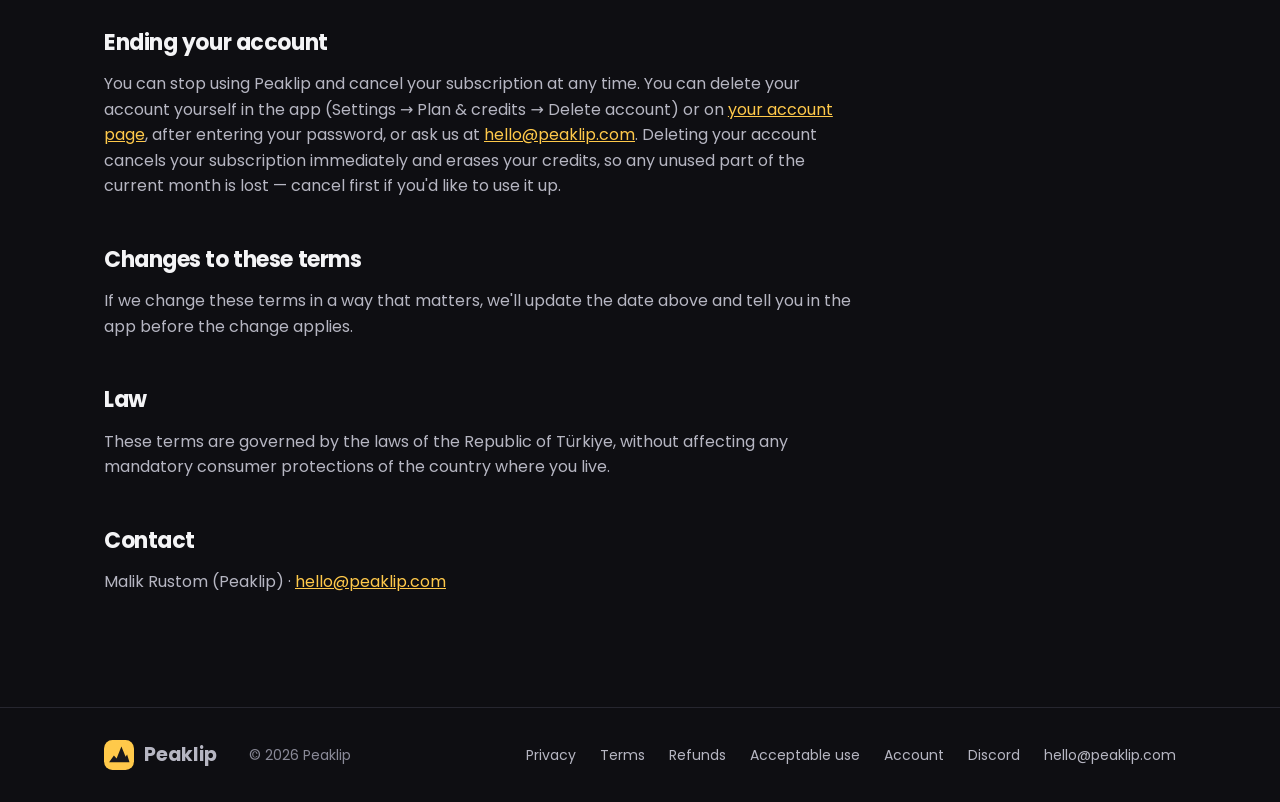
<file: terms.html>
<!doctype html>
<html lang="en">
<head>
  <meta charset="utf-8">
  <meta name="viewport" content="width=device-width, initial-scale=1">
  <title>Terms of Service · Peaklip</title>
  <meta name="description" content="The terms for using Peaklip: accounts, plans, credits, the free trial and payments.">
  <meta name="theme-color" content="#0E0E12">
  <link rel="icon" href="favicon.svg" type="image/svg+xml">
  <link rel="canonical" href="https://peaklip.com/terms.html">
  <link rel="stylesheet" href="assets/style.css?v=9">
  <link rel="alternate" hreflang="en" href="https://peaklip.com/terms.html">
  <link rel="alternate" hreflang="ar" href="https://peaklip.com/ar/terms.html">
</head>
<body>
<a class="skip" href="#main">Skip to content</a>
<header class="site-header scrolled">
  <div class="wrap nav">
    <a class="brand" href="./" aria-label="Peaklip home"><img src="assets/logo.svg" alt="" width="30" height="30">Peaklip</a>
    <nav class="nav-links" aria-label="Main"><a href="./#how">How it works</a><a href="./#features">Features</a><a href="./#faq">FAQ</a></nav>
    <a class="lang" href="ar/terms.html" hreflang="ar" lang="ar">العربية</a>
  </div>
</header>

<main id="main" class="wrap">
  <article class="legal">
    <h1>Terms of Service</h1>
    <p class="updated">Last updated: 11 November 2026</p>

    <p>These terms are an agreement between you and <strong>Malik Rustom</strong>, who runs Peaklip as a sole
      proprietor (“Peaklip”, “we”, “us”). By creating an account or using the Peaklip app you agree to them.
      Questions: <a href="mailto:hello@peaklip.com">hello@peaklip.com</a>.</p>

    <h2>What Peaklip is</h2>
    <p>Peaklip is a Windows app that finds the best moments in your videos and turns them into short clips with
      captions, ready for YouTube Shorts, Instagram Reels and TikTok. It is video editing software: it works only on
      videos you give it and does not generate images, video, faces or voices. Transcription, moment detection and
      editing run on your own PC. Nothing is posted without your approval.</p>
    <p>Peaklip's <strong>Scan</strong> shows a YouTube channel's public video statistics, using YouTube API
      Services, and links to the videos on YouTube. It doesn't download anything. By using Scan you also agree to
      the <a href="https://www.youtube.com/t/terms" rel="noopener">YouTube Terms of Service</a>, and Google's
      <a href="https://policies.google.com/privacy" rel="noopener">Privacy Policy</a> applies to that data.</p>

    <h2>Your account</h2>
    <ul>
      <li>You need an account to use Peaklip. Give a real email address and keep your password to yourself.</li>
      <li>You must be at least <strong>18 years old</strong>. When you create an account you confirm this and that
        you accept these terms and our <a href="privacy.html">Privacy Policy</a>; we record when you did and which
        version of the terms it was.</li>
      <li>One person per account. You're responsible for what happens in your account.</li>
    </ul>

    <h2>Plans, credits and the free trial</h2>
    <ul>
      <li>Plans are subscriptions paid monthly or yearly: <strong>Starter</strong> ($19 a month or $194 a year, 120
        credits a month), <strong>Creator</strong> ($39 a month or $398 a year, 300 credits a month) and
        <strong>Pro</strong> ($69 a month or $704 a year, 750 credits a month). Prices are in US dollars; taxes are
        added where required. Subscriptions started before 11 November 2026 keep the price they started with.</li>
      <li>One credit makes one clip, whatever its length. Editing a clip and rendering it again is free, and a clip
        that fails to render gives its credit back.</li>
      <li>Credits reset every month — on yearly plans too: a yearly plan gets its month's credits each month, not a
        year's worth at once. Unused credits don't carry over and have no cash value.</li>
      <li>Each plan includes <strong>Smart picks scans</strong> (one scan = one video's moments judged by Smart picks):
        Starter 90, Creator 180 and Pro 360 a month (on yearly plans too), with a daily ceiling to prevent abuse. Re-checking the
        same video the same day isn't counted again. When they're used up, finding moments keeps working with
        Peaklip's own picks. Unused scans don't carry over.</li>
      <li>New customers can start a <strong>3-day free trial</strong> of a monthly plan with 10 credits in the Peaklip app. A card is
        required. If you don't cancel before the trial ends, your plan starts and you're charged. One trial per
        person and per PC. Plans bought on <a href="account.html">your account page</a> on peaklip.com start
        straight away, without a trial.</li>
      <li>Your subscription renews automatically each month (monthly plans) or each year (yearly plans) until you
        cancel. You can cancel at any time in the app (Settings → Plan &amp; credits → Manage subscription) or on
        <a href="account.html">your account page</a>; you keep your plan until the end of the month or year you
        paid for.</li>
      <li>We may change prices or plans. If a change affects your subscription, we'll tell you at least 30 days
        before it applies, and you can cancel before then.</li>
    </ul>

    <h2>Payments</h2>
    <p>Payments are handled by <strong>Creem</strong> (creem.io), our online reseller and the Merchant of Record for
      all our orders: it runs the checkout, keeps your card details, sends invoices and handles taxes. Creem's
      <a href="https://docs.creem.io/for-customers/" rel="noopener">help for customers</a> covers questions about charges. Peaklip never sees or
      stores your card details.</p>

    <h2>Refunds</h2>
    <p>See our <a href="refunds.html">refund policy</a>.</p>

    <h2>Your videos and clips</h2>
    <ul>
      <li>Your videos, clips and text stay yours. They're processed on your PC and we don't receive them; only Smart picks sends a few small still frames and transcript lines of candidate moments to be judged (see our <a href="privacy.html">Privacy Policy</a>).</li>
      <li>Only use videos you own or have permission to clip and post. You're responsible for what you publish
        and for following each platform's rules.</li>
      <li>Don't use Peaklip to break the law, infringe anyone's rights, or post harmful content. Our
        <a href="acceptable-use.html">Acceptable Use Policy</a> lists what isn't allowed.</li>
    </ul>

    <h2>Copyright complaints</h2>
    <p>Peaklip doesn't host or publish anyone's clips — they're made on the user's own PC and posted from their own
      accounts. Still, if you believe someone is using Peaklip to infringe your copyright, email
      <a href="mailto:hello@peaklip.com">hello@peaklip.com</a> with: your name and contact details; the work you own;
      where the infringing copy is (links); a statement that you believe in good faith the use isn't authorised; and
      a statement that your notice is accurate and that you're the owner or allowed to act for them, with your
      signature (typed is fine). We'll look into it and may suspend or close the accounts of people who repeatedly
      infringe. To have a post removed from YouTube, Instagram or TikTok, use that platform's own copyright form
      too — only they can take it down.</p>

    <h2>Fair use of the service</h2>
    <p>Don't try to get around credits, trials or account limits, reverse-engineer the service to do so, or
      overload our servers. We may suspend or close accounts that do; if we close your account for another reason,
      we'll refund any unused, already-paid part of your subscription.</p>

    <h2>The software</h2>
    <p>We license you to install and use the Peaklip app on your own computers while your account is active. We
      improve Peaklip over time and may add, change or remove features. The app and the service are provided “as is”
      and “as available”, without warranties of any kind, express or implied (such as fitness for a particular
      purpose), to the extent the law allows. We work hard to make Peaklip reliable, but we can't promise it will be
      error-free or always available, that Scan's numbers are complete, or that clips will perform well on any
      platform.</p>

    <h2>Liability</h2>
    <p>To the extent the law allows, Peaklip isn't liable for indirect or consequential losses, lost profits or
      lost data, and our total liability for any claim is limited to what you paid us in the 12 months before it.
      You're responsible for the clips you publish, and if someone makes a claim against Peaklip because of a clip
      you published in breach of these terms, you agree to cover the reasonable costs of it. Nothing in these terms
      limits rights you have under the consumer law where you live.</p>

    <h2>Ending your account</h2>
    <p>You can stop using Peaklip and cancel your subscription at any time. You can delete your account yourself
      in the app (Settings → Plan &amp; credits → Delete account) or on <a href="account.html">your account
      page</a>, after entering your password, or ask us at <a href="mailto:hello@peaklip.com">hello@peaklip.com</a>.
      Deleting your account cancels your subscription immediately and erases your credits, so any unused part of
      the current month is lost — cancel first if you'd like to use it up.</p>

    <h2>Changes to these terms</h2>
    <p>If we change these terms in a way that matters, we'll update the date above and tell you in the app before
      the change applies.</p>

    <h2>Law</h2>
    <p>These terms are governed by the laws of the Republic of Türkiye, without affecting any mandatory consumer
      protections of the country where you live.</p>

    <h2>Contact</h2>
    <p>Malik Rustom (Peaklip) · <a href="mailto:hello@peaklip.com">hello@peaklip.com</a></p>
  </article>
</main>

<footer class="site-footer">
  <div class="wrap foot">
    <a class="brand" href="./" aria-label="Peaklip home"><img src="assets/logo.svg" alt="" width="24" height="24">Peaklip</a>
    <span>© 2026 Peaklip</span>
    <nav aria-label="Footer"><a href="privacy.html">Privacy</a><a href="terms.html">Terms</a><a href="refunds.html">Refunds</a><a href="acceptable-use.html">Acceptable use</a><a href="account.html">Account</a><a href="https://discord.gg/Rjr3MgVNMT" rel="noopener">Discord</a><a href="mailto:hello@peaklip.com">hello@peaklip.com</a></nav>
  </div>
</footer>
</body>
</html>
</file>
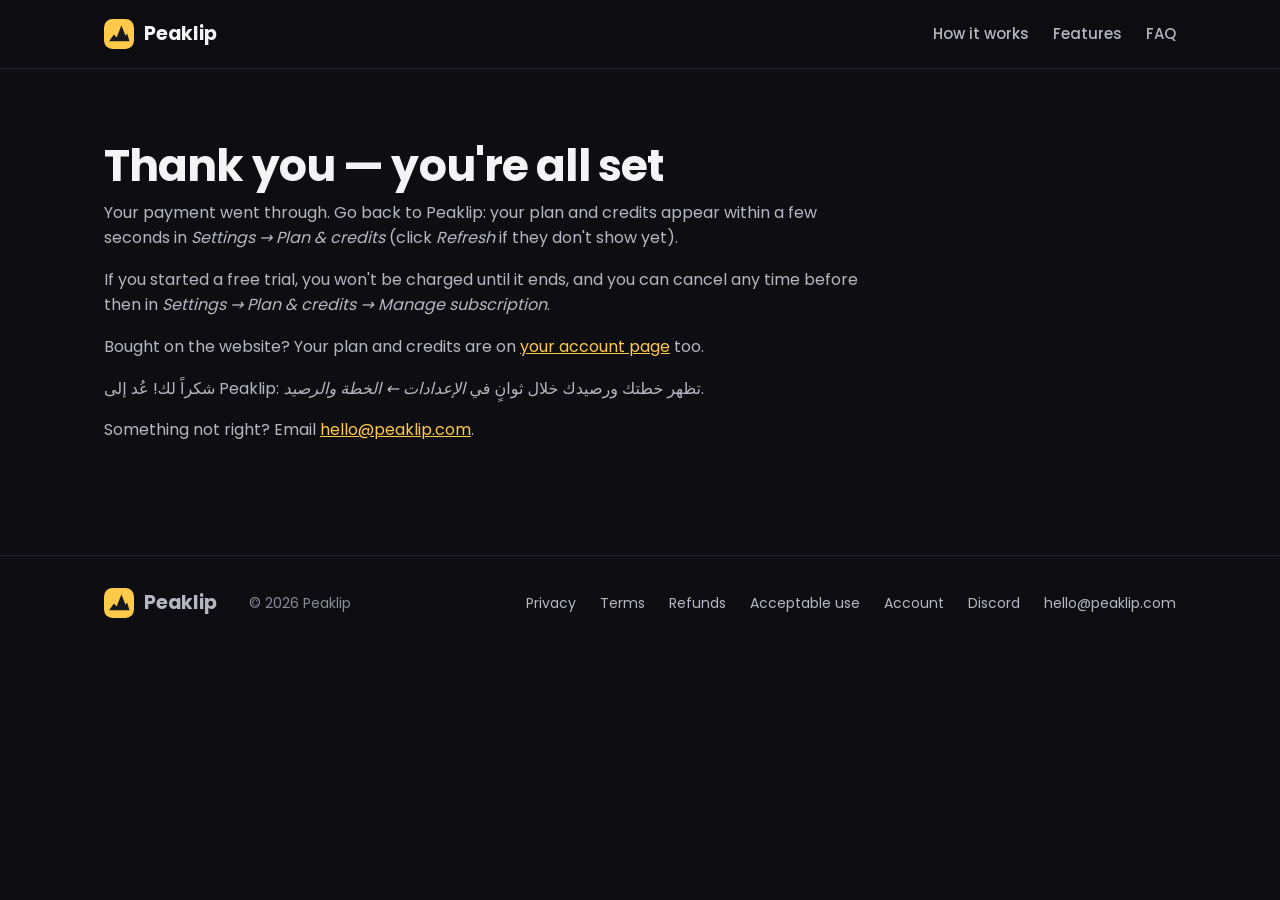
<file: thanks.html>
<!doctype html>
<html lang="en">
<head>
  <meta charset="utf-8">
  <meta name="viewport" content="width=device-width, initial-scale=1">
  <title>Thank you · Peaklip</title>
  <meta name="description" content="Your Peaklip plan is ready.">
  <meta name="theme-color" content="#0E0E12">
  <link rel="icon" href="favicon.svg" type="image/svg+xml">
  <link rel="canonical" href="https://peaklip.com/thanks.html">
  <meta name="robots" content="noindex">
  <link rel="stylesheet" href="assets/style.css?v=9">
</head>
<body>
<a class="skip" href="#main">Skip to content</a>
<header class="site-header scrolled">
  <div class="wrap nav">
    <a class="brand" href="./" aria-label="Peaklip home"><img src="assets/logo.svg" alt="" width="30" height="30">Peaklip</a>
    <nav class="nav-links" aria-label="Main"><a href="./#how">How it works</a><a href="./#features">Features</a><a href="./#faq">FAQ</a></nav>
  </div>
</header>

<main id="main" class="wrap">
  <article class="legal">
    <h1>Thank you — you're all set</h1>
    <p>Your payment went through. Go back to Peaklip: your plan and credits appear within a few seconds in
      <em>Settings → Plan &amp; credits</em> (click <em>Refresh</em> if they don't show yet).</p>
    <p>If you started a free trial, you won't be charged until it ends, and you can cancel any time before then in
      <em>Settings → Plan &amp; credits → Manage subscription</em>.</p>
    <p>Bought on the website? Your plan and credits are on <a href="account.html">your account page</a> too.</p>
    <p>شكراً لك! عُد إلى Peaklip: تظهر خطتك ورصيدك خلال ثوانٍ في <em>الإعدادات ← الخطة والرصيد</em>.</p>
    <p>Something not right? Email <a href="mailto:hello@peaklip.com">hello@peaklip.com</a>.</p>
  </article>
</main>

<footer class="site-footer">
  <div class="wrap foot">
    <a class="brand" href="./" aria-label="Peaklip home"><img src="assets/logo.svg" alt="" width="24" height="24">Peaklip</a>
    <span>© 2026 Peaklip</span>
    <nav aria-label="Footer"><a href="privacy.html">Privacy</a><a href="terms.html">Terms</a><a href="refunds.html">Refunds</a><a href="acceptable-use.html">Acceptable use</a><a href="account.html">Account</a><a href="https://discord.gg/Rjr3MgVNMT" rel="noopener">Discord</a><a href="mailto:hello@peaklip.com">hello@peaklip.com</a></nav>
  </div>
</footer>
</body>
</html>
</file>
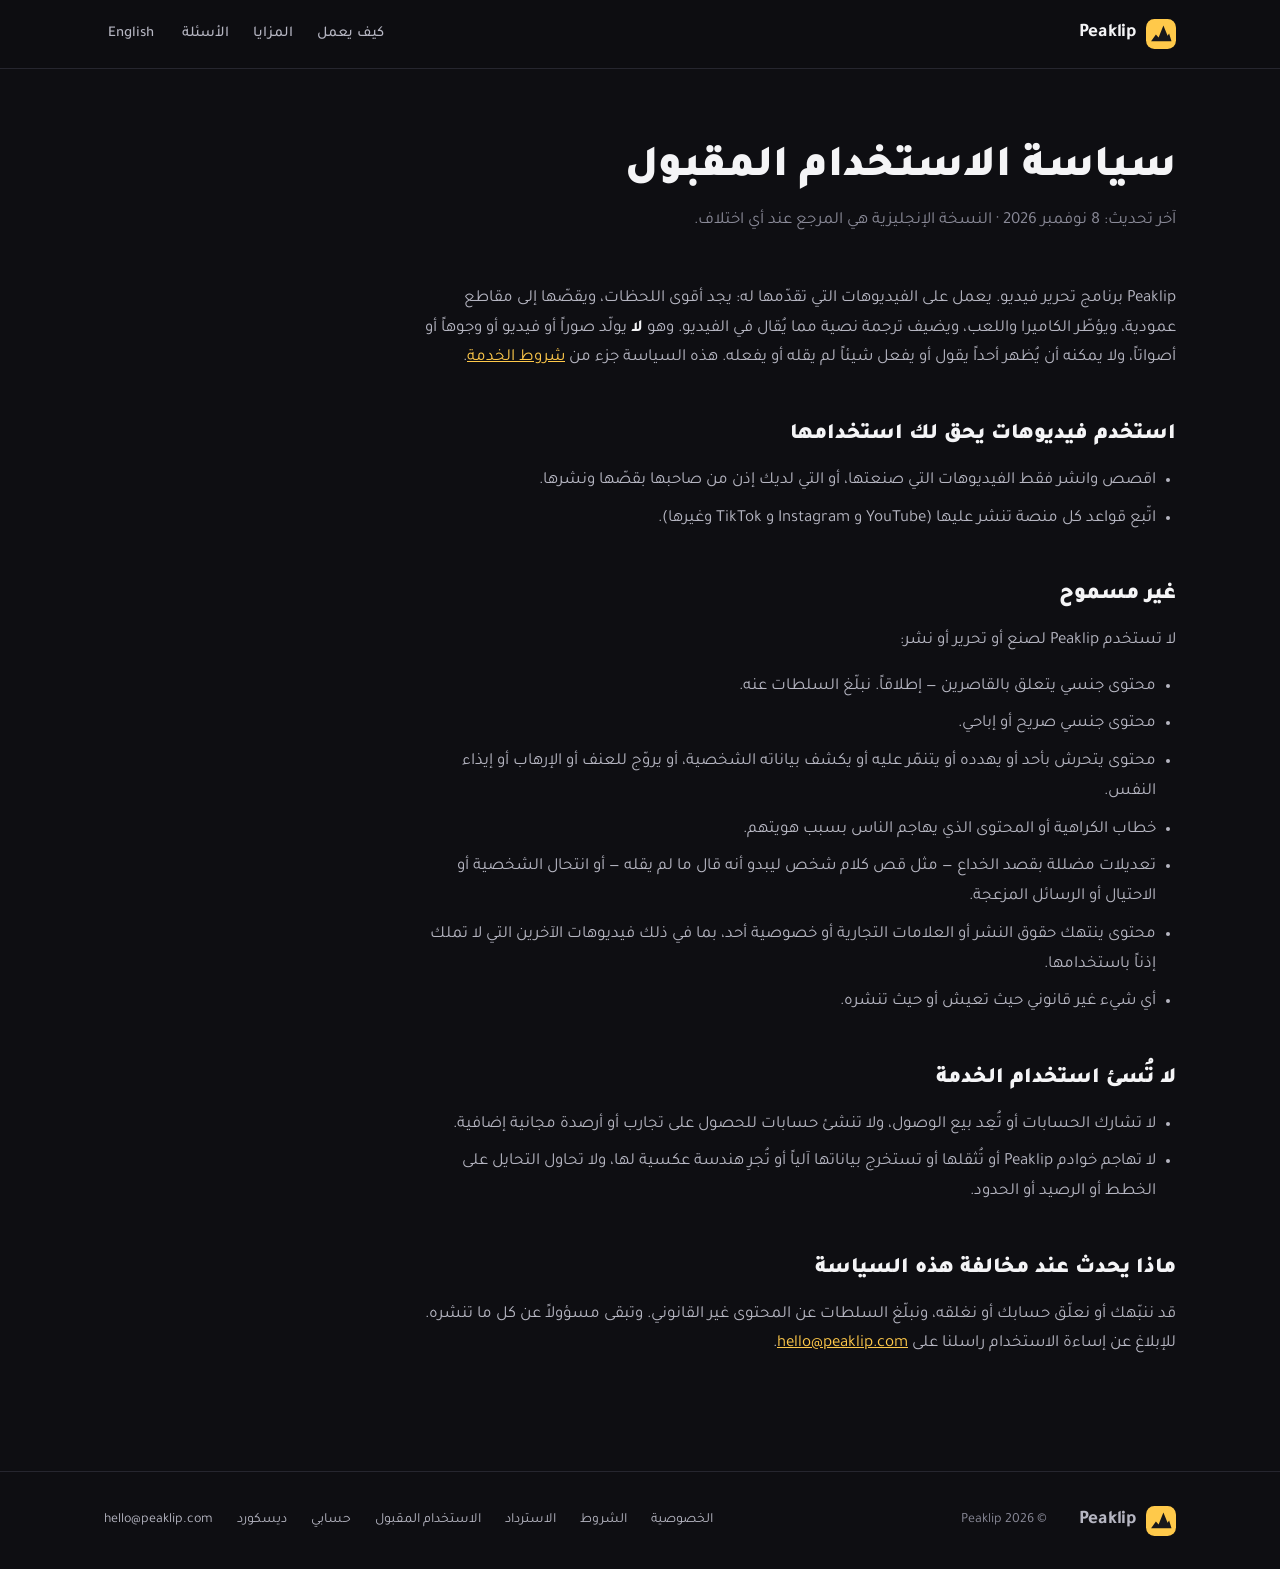
<file: ar/acceptable-use.html>
<!doctype html>
<html lang="ar" dir="rtl">
<head>
  <meta charset="utf-8">
  <meta name="viewport" content="width=device-width, initial-scale=1">
  <title>سياسة الاستخدام المقبول · Peaklip</title>
  <meta name="description" content="ما يُسمح وما لا يُسمح به عند استخدام Peaklip، تطبيق قص الفيديو وتحريره لصنّاع المحتوى.">
  <meta name="theme-color" content="#0E0E12">
  <link rel="icon" href="../favicon.svg" type="image/svg+xml">
  <link rel="canonical" href="https://peaklip.com/ar/acceptable-use.html">
  <link rel="alternate" hreflang="en" href="https://peaklip.com/acceptable-use.html">
  <link rel="alternate" hreflang="ar" href="https://peaklip.com/ar/acceptable-use.html">
  <link rel="stylesheet" href="../assets/style.css?v=9">
</head>
<body>
<a class="skip" href="#main">تخطَّ إلى المحتوى</a>
<header class="site-header scrolled">
  <div class="wrap nav">
    <a class="brand" href="./" aria-label="الصفحة الرئيسية لـ Peaklip"><img src="../assets/logo.svg" alt="" width="30" height="30">Peaklip</a>
    <nav class="nav-links" aria-label="الرئيسية"><a href="./#how">كيف يعمل</a><a href="./#features">المزايا</a><a href="./#faq">الأسئلة</a></nav>
    <a class="lang" href="../acceptable-use.html" hreflang="en" lang="en">English</a>
  </div>
</header>

<main id="main" class="wrap">
  <article class="legal">
    <h1>سياسة الاستخدام المقبول</h1>
    <p class="updated">آخر تحديث: 8 نوفمبر 2026 · النسخة الإنجليزية هي المرجع عند أي اختلاف.</p>

    <p>Peaklip برنامج تحرير فيديو. يعمل على الفيديوهات التي تقدّمها له: يجد أقوى اللحظات، ويقصّها إلى مقاطع عمودية، ويؤطّر
      الكاميرا واللعب، ويضيف ترجمة نصية مما يُقال في الفيديو. وهو <strong>لا</strong> يولّد صوراً أو فيديو أو وجوهاً أو أصواتاً،
      ولا يمكنه أن يُظهر أحداً يقول أو يفعل شيئاً لم يقله أو يفعله. هذه السياسة جزء من <a href="terms.html">شروط الخدمة</a>.</p>

    <h2>استخدم فيديوهات يحق لك استخدامها</h2>
    <ul>
      <li>اقصص وانشر فقط الفيديوهات التي صنعتها، أو التي لديك إذن من صاحبها بقصّها ونشرها.</li>
      <li>اتّبع قواعد كل منصة تنشر عليها (YouTube و Instagram و TikTok وغيرها).</li>
    </ul>

    <h2>غير مسموح</h2>
    <p>لا تستخدم Peaklip لصنع أو تحرير أو نشر:</p>
    <ul>
      <li>محتوى جنسي يتعلق بالقاصرين — إطلاقاً. نبلّغ السلطات عنه.</li>
      <li>محتوى جنسي صريح أو إباحي.</li>
      <li>محتوى يتحرش بأحد أو يهدده أو يتنمّر عليه أو يكشف بياناته الشخصية، أو يروّج للعنف أو الإرهاب أو إيذاء النفس.</li>
      <li>خطاب الكراهية أو المحتوى الذي يهاجم الناس بسبب هويتهم.</li>
      <li>تعديلات مضللة بقصد الخداع — مثل قص كلام شخص ليبدو أنه قال ما لم يقله — أو انتحال الشخصية أو الاحتيال أو الرسائل المزعجة.</li>
      <li>محتوى ينتهك حقوق النشر أو العلامات التجارية أو خصوصية أحد، بما في ذلك فيديوهات الآخرين التي لا تملك إذناً باستخدامها.</li>
      <li>أي شيء غير قانوني حيث تعيش أو حيث تنشره.</li>
    </ul>

    <h2>لا تُسئ استخدام الخدمة</h2>
    <ul>
      <li>لا تشارك الحسابات أو تُعِد بيع الوصول، ولا تنشئ حسابات للحصول على تجارب أو أرصدة مجانية إضافية.</li>
      <li>لا تهاجم خوادم Peaklip أو تُثقلها أو تستخرج بياناتها آلياً أو تُجرِ هندسة عكسية لها، ولا تحاول التحايل على الخطط
        أو الرصيد أو الحدود.</li>
    </ul>

    <h2>ماذا يحدث عند مخالفة هذه السياسة</h2>
    <p>قد ننبّهك أو نعلّق حسابك أو نغلقه، ونبلّغ السلطات عن المحتوى غير القانوني. وتبقى مسؤولاً عن كل ما تنشره. للإبلاغ عن
      إساءة الاستخدام راسلنا على <a href="mailto:hello@peaklip.com">hello@peaklip.com</a>.</p>
  </article>
</main>

<footer class="site-footer">
  <div class="wrap foot">
    <a class="brand" href="./" aria-label="الصفحة الرئيسية لـ Peaklip"><img src="../assets/logo.svg" alt="" width="24" height="24">Peaklip</a>
    <span>© 2026 Peaklip</span>
    <nav aria-label="التذييل"><a href="privacy.html">الخصوصية</a><a href="terms.html">الشروط</a><a href="refunds.html">الاسترداد</a><a href="acceptable-use.html">الاستخدام المقبول</a><a href="account.html">حسابي</a><a href="https://discord.gg/Rjr3MgVNMT" rel="noopener">ديسكورد</a><a href="mailto:hello@peaklip.com">hello@peaklip.com</a></nav>
  </div>
</footer>
</body>
</html>
</file>
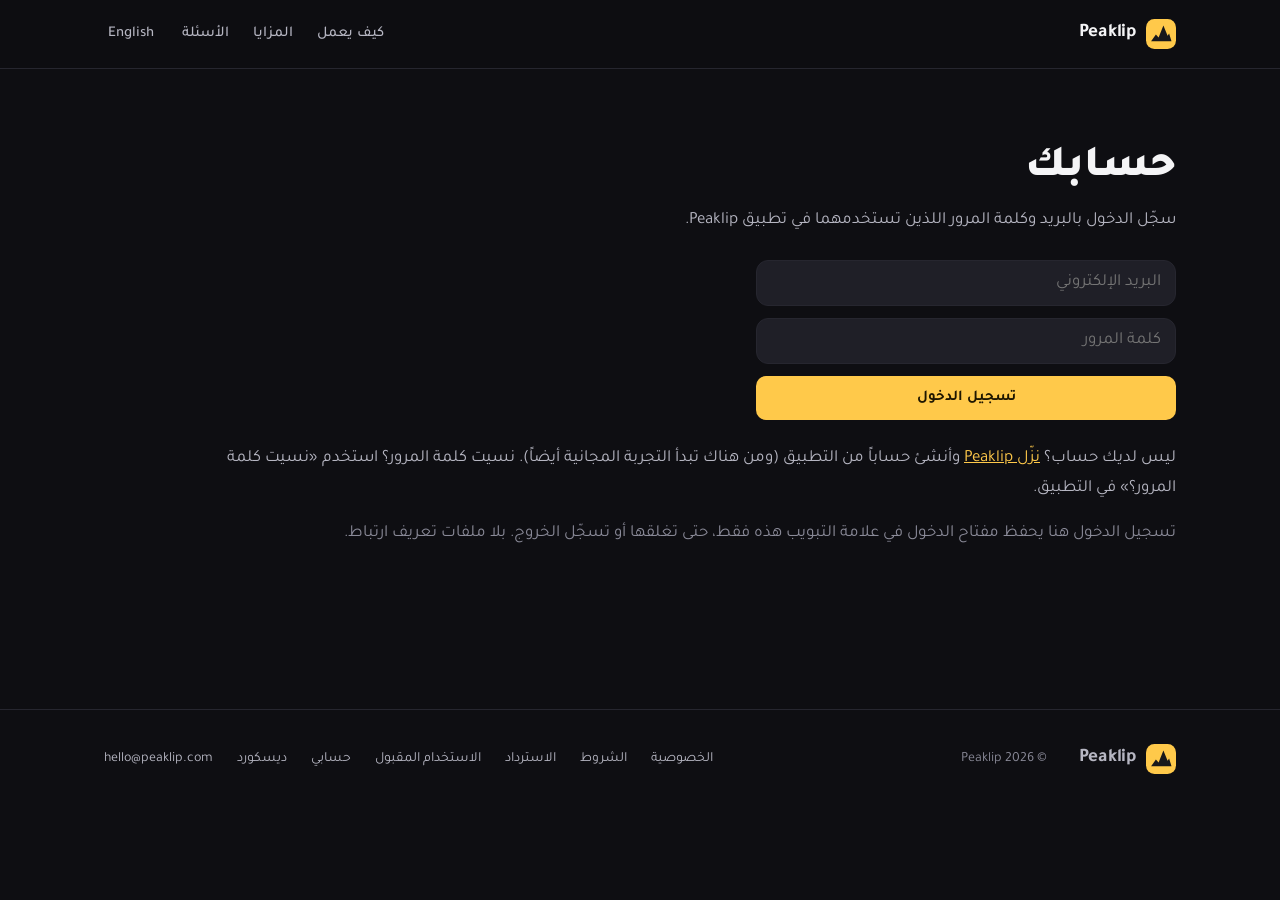
<file: ar/account.html>
<!doctype html>
<html lang="ar" dir="rtl">
<head>
  <meta charset="utf-8">
  <meta name="viewport" content="width=device-width, initial-scale=1">
  <title>حسابك · Peaklip</title>
  <meta name="description" content="سجّل الدخول لترى رصيدك واستخدامك في Peaklip، أو لشراء خطة أو إلغائها، أو لحذف حسابك.">
  <meta name="theme-color" content="#0E0E12">
  <meta name="robots" content="noindex">
  <meta http-equiv="Content-Security-Policy" content="default-src 'self'; script-src 'self'; style-src 'self' 'unsafe-inline'; img-src 'self' data:; font-src 'self'; connect-src https://clipfactory-production-e466.up.railway.app; form-action 'none'; base-uri 'none'; object-src 'none'">
  <meta name="referrer" content="no-referrer">
  <link rel="icon" href="../favicon.svg" type="image/svg+xml">
  <link rel="canonical" href="https://peaklip.com/ar/account.html">
  <link rel="alternate" hreflang="en" href="https://peaklip.com/account.html">
  <link rel="alternate" hreflang="ar" href="https://peaklip.com/ar/account.html">
  <link rel="stylesheet" href="../assets/style.css?v=9">
  <style>
    .acct-form { display: grid; gap: 12px; max-width: 420px; margin-top: var(--space-4); }
    .acct-form input { min-height: 46px; padding: 0 14px; border-radius: 12px; border: 1px solid var(--border);
      background: var(--surface-2); color: var(--text); font: inherit; }
    .acct-form input:focus { outline: 2px solid var(--accent); outline-offset: 1px; }
    .acct-msg { font-size: 14px; margin-top: var(--space-2); }
    .acct-top { display: flex; justify-content: space-between; align-items: center; gap: 16px; flex-wrap: wrap; }
    .acct-stats { display: grid; grid-template-columns: repeat(auto-fit, minmax(220px, 1fr)); gap: var(--space-3); margin-top: var(--space-4); }
    .acct-stats .big { font-size: 30px; font-weight: 700; color: var(--text); line-height: 1.2; }
    .acct-actions { display: flex; gap: 10px; flex-wrap: wrap; margin-top: var(--space-3); }
    .acct-table { width: 100%; border-collapse: collapse; margin-top: var(--space-3); font-size: 14px; }
    .acct-table th, .acct-table td { text-align: start; padding: 10px 8px; border-bottom: 1px solid var(--border); color: var(--text-2); }
    .acct-table th { color: var(--text-3); font-weight: 500; }
    .table-wrap { overflow-x: auto; }
    .legal.account { max-width: 980px; }
    .account .plans { margin-top: var(--space-3); }
    @media (max-width: 760px) { .account .plans { grid-template-columns: 1fr; } }
    details.danger summary { cursor: pointer; color: #FF7A7A; font-weight: 600; }
  </style>
  <script src="../assets/account.js?v=4" defer></script>
</head>
<body>
<a class="skip" href="#main">تخطَّ إلى المحتوى</a>
<header class="site-header scrolled">
  <div class="wrap nav">
    <a class="brand" href="./" aria-label="الصفحة الرئيسية لـ Peaklip"><img src="../assets/logo.svg" alt="" width="30" height="30">Peaklip</a>
    <nav class="nav-links" aria-label="الرئيسية"><a href="./#how">كيف يعمل</a><a href="./#features">المزايا</a><a href="./#faq">الأسئلة</a></nav>
    <a class="lang" href="../account.html" hreflang="en" lang="en">English</a>
  </div>
</header>

<main id="main" class="wrap">
  <article class="legal account" aria-live="polite">
    <section id="signin">
      <h1>حسابك</h1>
      <p>سجّل الدخول بالبريد وكلمة المرور اللذين تستخدمهما في تطبيق Peaklip.</p>
      <form id="signin-form" class="acct-form" novalidate>
        <input id="email" type="email" autocomplete="email" placeholder="البريد الإلكتروني" aria-label="البريد الإلكتروني" required>
        <input id="password" type="password" autocomplete="current-password" placeholder="كلمة المرور" aria-label="كلمة المرور" required>
        <button id="signin-btn" class="btn btn-primary" type="submit">تسجيل الدخول</button>
        <p id="signin-msg" class="acct-msg" hidden></p>
      </form>
      <p style="margin-top: var(--space-4)">ليس لديك حساب؟ <a href="./">نزّل Peaklip</a> وأنشئ حساباً من التطبيق (ومن هناك تبدأ التجربة المجانية أيضاً). نسيت كلمة المرور؟ استخدم «نسيت كلمة المرور؟» في التطبيق.</p>
      <p class="updated" style="margin-top: var(--space-3)">تسجيل الدخول هنا يحفظ مفتاح الدخول في علامة التبويب هذه فقط، حتى تغلقها أو تسجّل الخروج. بلا ملفات تعريف ارتباط.</p>
    </section>

    <section id="account" hidden>
      <div class="acct-top">
        <div><h1 id="hello">حسابك</h1><p id="who"></p></div>
        <button id="signout" class="btn btn-quiet btn-sm" type="button">تسجيل الخروج</button>
      </div>
      <div class="acct-stats">
        <div class="panel"><p class="big" id="credits">…</p><p id="clips"></p></div>
        <div class="panel"><p>الخطة</p><p class="big" id="plan-line" style="font-size: 20px">…</p>
          <div id="sub-actions" class="acct-actions"></div></div>
      </div>
      <p id="acct-msg" class="acct-msg" hidden></p>

      <div id="buy" hidden>
        <h2>اختر خطة</h2>
        <div id="plans" class="plans"></div>
        <p class="updated" style="margin-top: var(--space-3)">التجربة المجانية (3 أيام، 10 مقاطع) تبدأ من تطبيق Peaklip فقط. الشراء من هنا يبدأ الخطة المدفوعة مباشرة. الأسعار بالدولار الأمريكي، وتُضاف الضرائب حيث يلزم. يتولى Creem المدفوعات — ولا يرى Peaklip بطاقتك أبداً.</p>
      </div>

      <h2>سجل الرصيد</h2>
      <div class="table-wrap">
        <table class="acct-table">
          <thead><tr><th>التاريخ</th><th>التغيير</th><th>الرصيد</th><th>التفاصيل</th></tr></thead>
          <tbody id="history-rows"></tbody>
        </table>
      </div>
      <p id="no-history" hidden>لا يوجد سجل بعد.</p>

      <h2>حذف حسابي</h2>
      <details class="danger">
        <summary>حذف حسابي</summary>
        <p style="margin-top: var(--space-3)">يلغي هذا اشتراكك فوراً (بلا أي رسوم أخرى) ويمحو حسابك ورصيدك وسجلك من خادم Peaklip. لا يمكن التراجع عنه. لا تُمسّ الفيديوهات والمقاطع على حاسوبك.</p>
        <form id="del-form" class="acct-form" novalidate>
          <input id="del-password" type="password" autocomplete="current-password" placeholder="كلمة مرورك" aria-label="كلمة مرورك">
          <input id="del-confirm" type="text" autocomplete="off" placeholder="اكتب DELETE للتأكيد" aria-label="اكتب DELETE للتأكيد">
          <button id="del-btn" class="btn btn-quiet" type="submit" style="color: #FF7A7A">احذف حسابي نهائياً</button>
          <p id="del-msg" class="acct-msg" hidden></p>
        </form>
      </details>
    </section>
  </article>
</main>

<footer class="site-footer">
  <div class="wrap foot">
    <a class="brand" href="./" aria-label="الصفحة الرئيسية لـ Peaklip"><img src="../assets/logo.svg" alt="" width="24" height="24">Peaklip</a>
    <span>© 2026 Peaklip</span>
    <nav aria-label="التذييل"><a href="privacy.html">الخصوصية</a><a href="terms.html">الشروط</a><a href="refunds.html">الاسترداد</a><a href="acceptable-use.html">الاستخدام المقبول</a><a href="account.html">حسابي</a><a href="https://discord.gg/Rjr3MgVNMT" rel="noopener">ديسكورد</a><a href="mailto:hello@peaklip.com">hello@peaklip.com</a></nav>
  </div>
</footer>
</body>
</html>
</file>
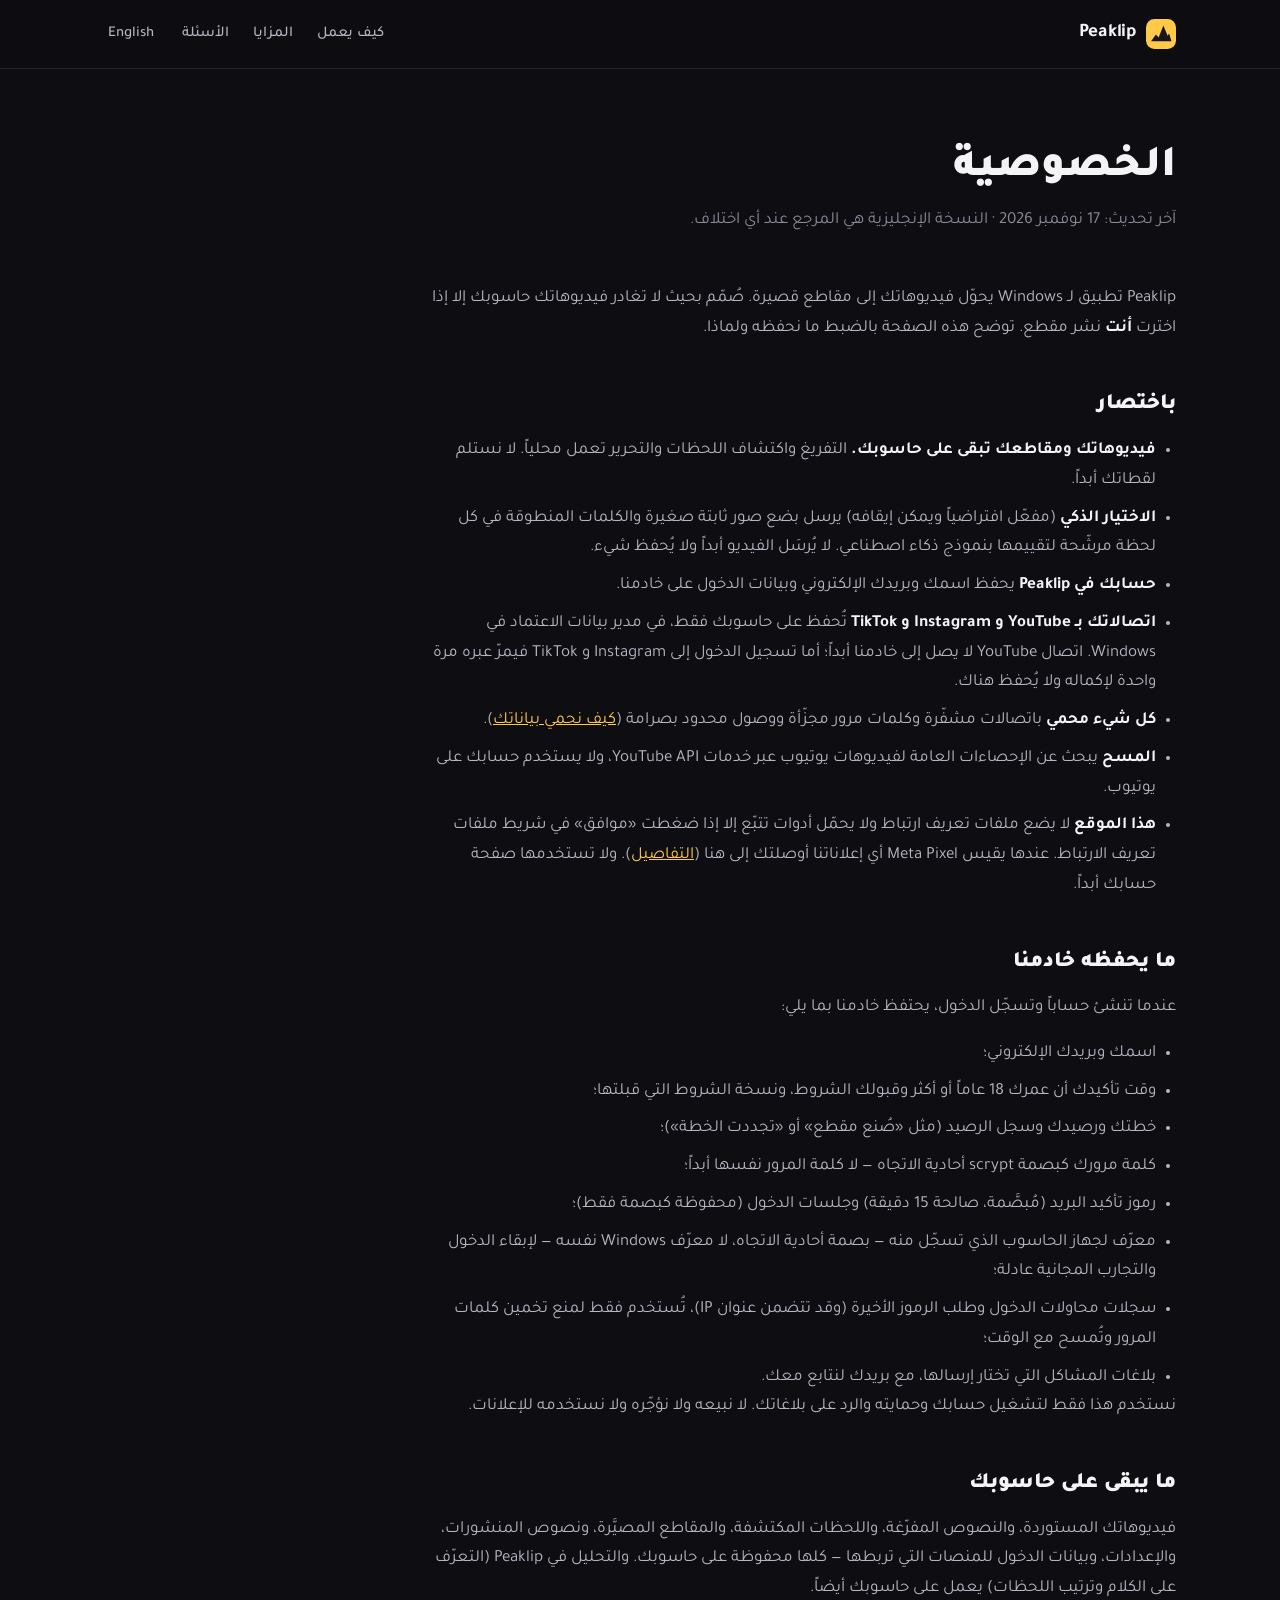
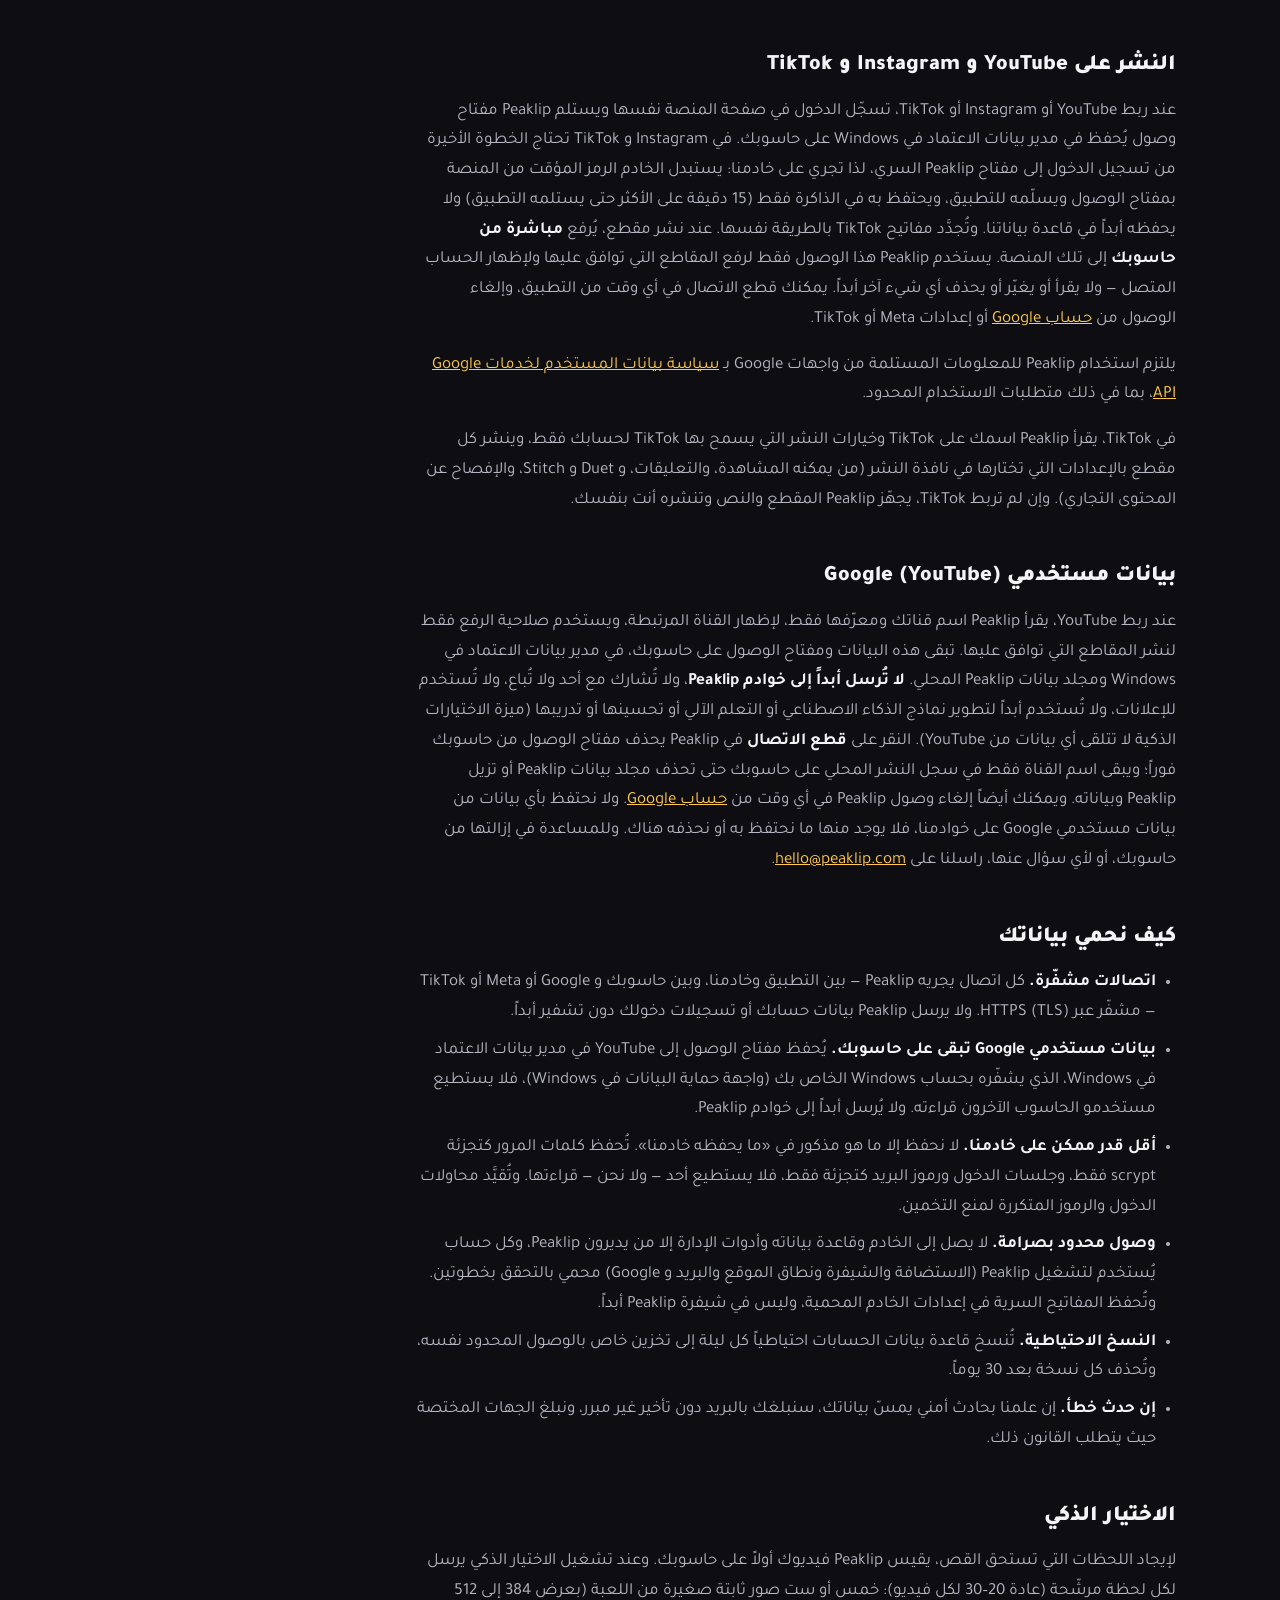
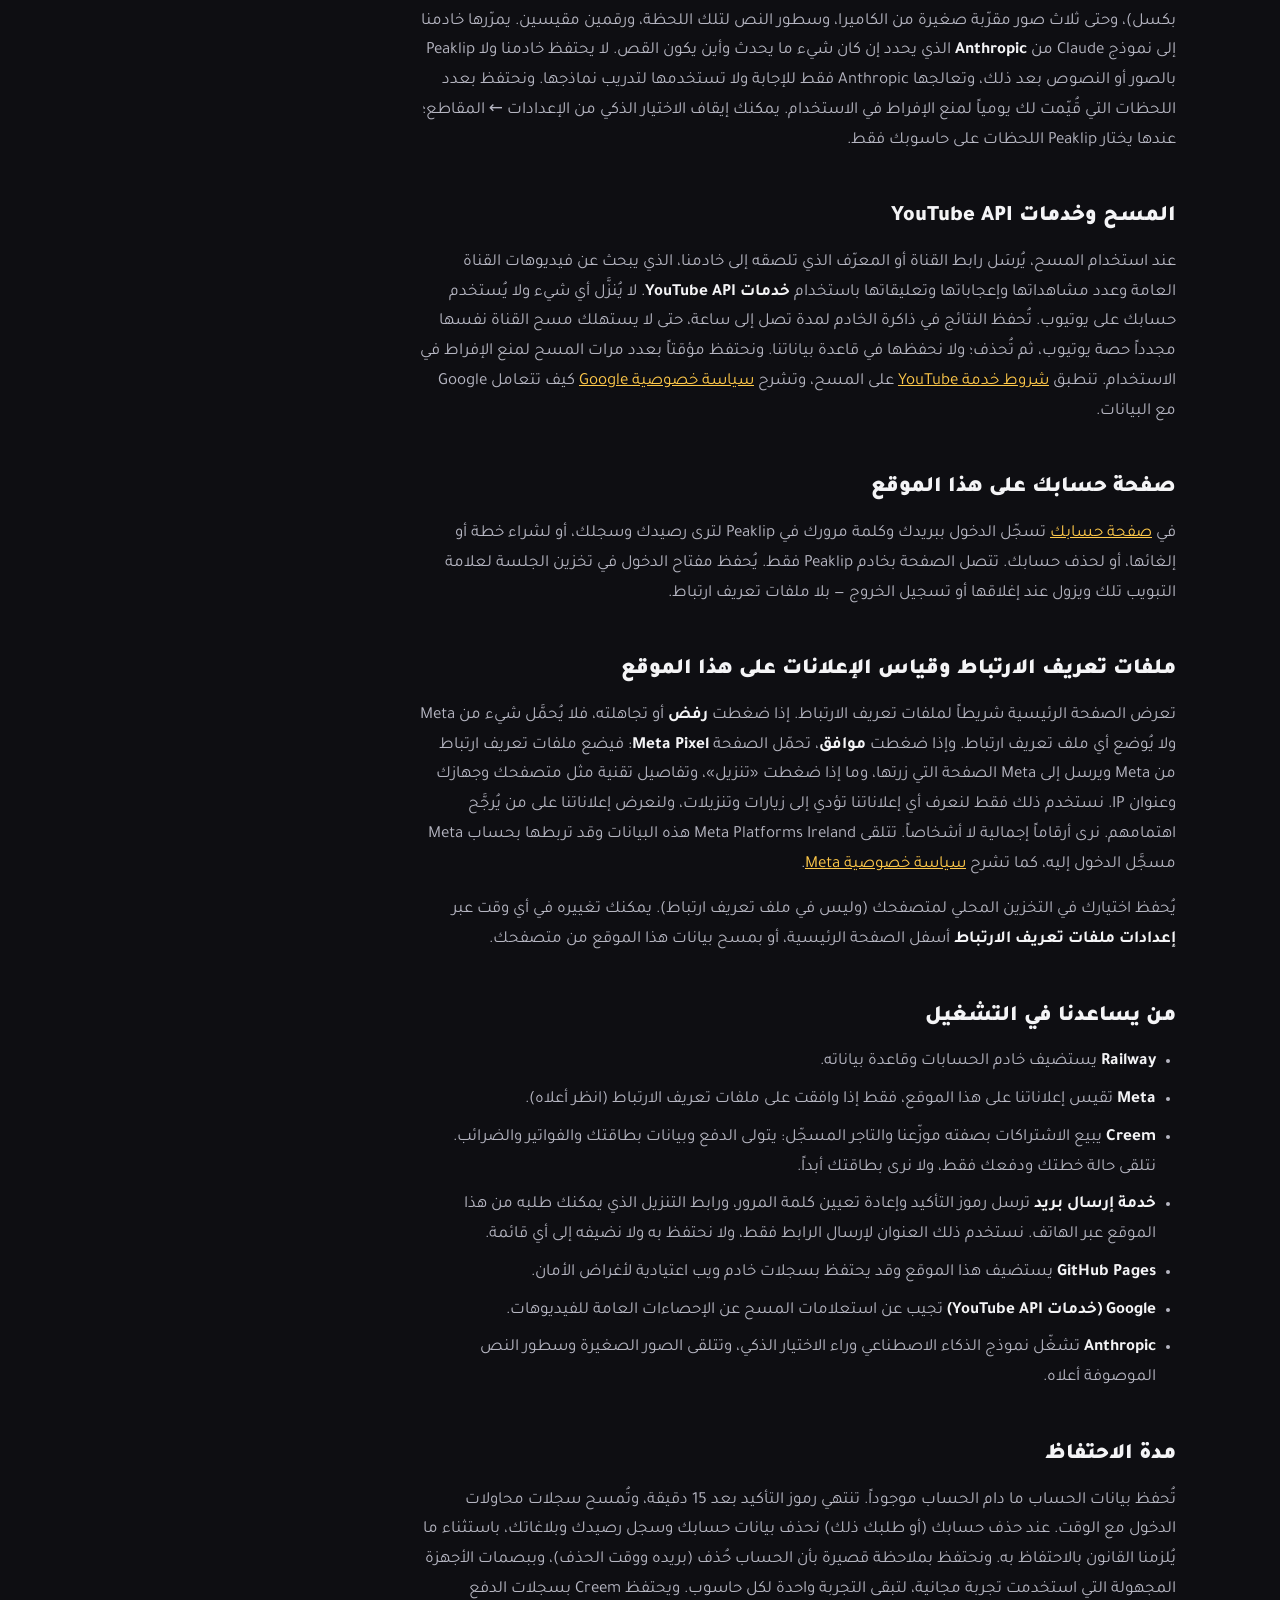
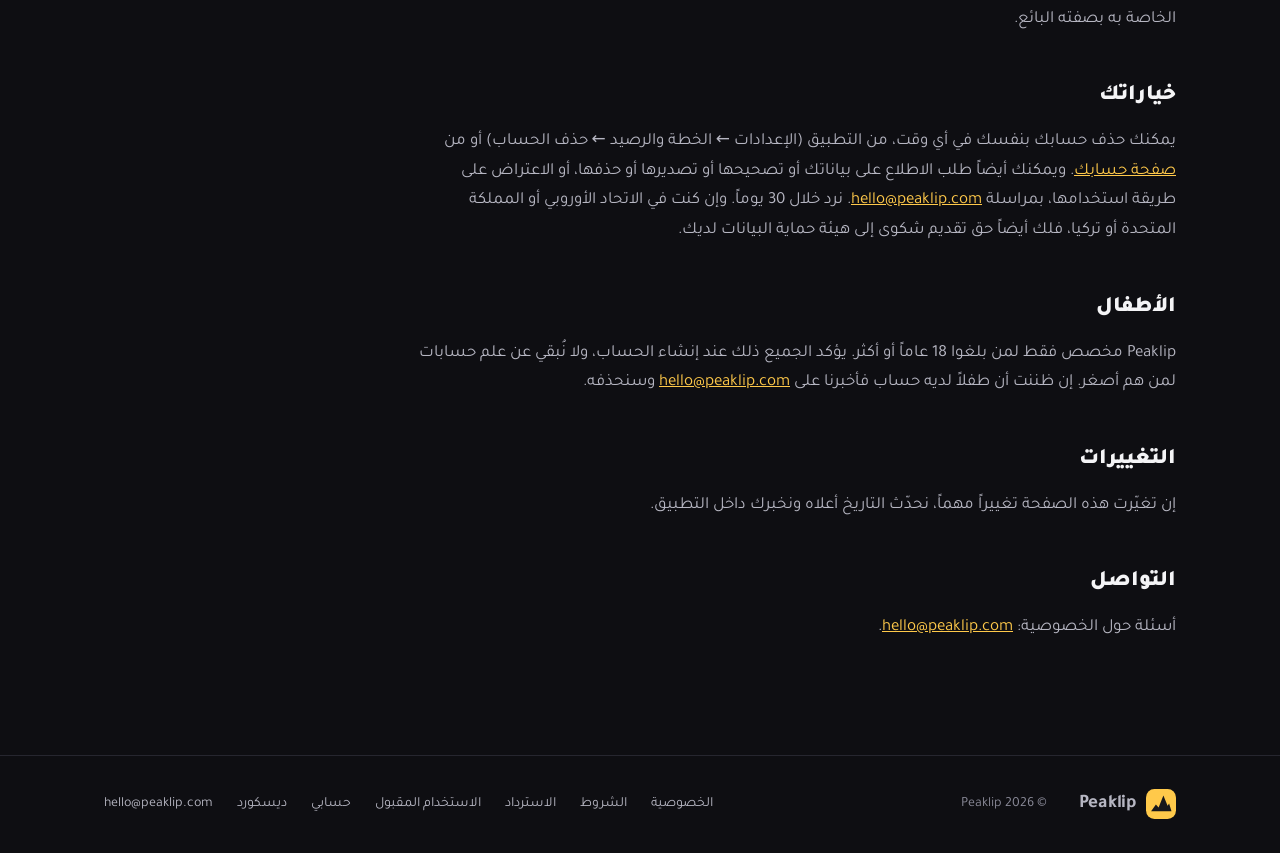
<file: ar/privacy.html>
<!doctype html>
<html lang="ar" dir="rtl">
<head>
  <meta charset="utf-8">
  <meta name="viewport" content="width=device-width, initial-scale=1">
  <title>الخصوصية · Peaklip</title>
  <meta name="description" content="ما الذي يحفظه Peaklip، وما الذي لا يحفظه، وخياراتك.">
  <meta name="theme-color" content="#0E0E12">
  <link rel="icon" href="../favicon.svg" type="image/svg+xml">
  <link rel="canonical" href="https://peaklip.com/ar/privacy.html">
  <link rel="alternate" hreflang="en" href="https://peaklip.com/privacy.html">
  <link rel="alternate" hreflang="ar" href="https://peaklip.com/ar/privacy.html">
  <link rel="stylesheet" href="../assets/style.css?v=9">
</head>
<body>
<a class="skip" href="#main">تخطَّ إلى المحتوى</a>
<header class="site-header scrolled">
  <div class="wrap nav">
    <a class="brand" href="./" aria-label="الصفحة الرئيسية لـ Peaklip"><img src="../assets/logo.svg" alt="" width="30" height="30">Peaklip</a>
    <nav class="nav-links" aria-label="الرئيسية"><a href="./#how">كيف يعمل</a><a href="./#features">المزايا</a><a href="./#faq">الأسئلة</a></nav>
    <a class="lang" href="../privacy.html" hreflang="en" lang="en">English</a>
  </div>
</header>

<main id="main" class="wrap">
  <article class="legal">
    <h1>الخصوصية</h1>
    <p class="updated">آخر تحديث: 17 نوفمبر 2026 · النسخة الإنجليزية هي المرجع عند أي اختلاف.</p>

    <p>Peaklip تطبيق لـ Windows يحوّل فيديوهاتك إلى مقاطع قصيرة. صُمّم بحيث لا تغادر فيديوهاتك حاسوبك إلا إذا
      اخترت <strong>أنت</strong> نشر مقطع. توضح هذه الصفحة بالضبط ما نحفظه ولماذا.</p>

    <h2>باختصار</h2>
    <ul>
      <li><strong>فيديوهاتك ومقاطعك تبقى على حاسوبك.</strong> التفريغ واكتشاف اللحظات والتحرير تعمل محلياً. لا نستلم لقطاتك أبداً.</li>
      <li><strong>الاختيار الذكي</strong> (مفعّل افتراضياً ويمكن إيقافه) يرسل بضع صور ثابتة صغيرة والكلمات المنطوقة في كل لحظة مرشّحة لتقييمها بنموذج ذكاء اصطناعي. لا يُرسَل الفيديو أبداً ولا يُحفظ شيء.</li>
      <li><strong>حسابك في Peaklip</strong> يحفظ اسمك وبريدك الإلكتروني وبيانات الدخول على خادمنا.</li>
      <li><strong>اتصالاتك بـ YouTube و Instagram و TikTok</strong> تُحفظ على حاسوبك فقط، في مدير بيانات الاعتماد في Windows. اتصال YouTube لا يصل إلى خادمنا أبداً؛ أما تسجيل الدخول إلى Instagram و TikTok فيمرّ عبره مرة واحدة لإكماله ولا يُحفظ هناك.</li>
      <li><strong>كل شيء محمي</strong> باتصالات مشفّرة وكلمات مرور مجزّأة ووصول محدود بصرامة (<a href="#security">كيف نحمي بياناتك</a>).</li>
      <li><strong>المسح</strong> يبحث عن الإحصاءات العامة لفيديوهات يوتيوب عبر خدمات YouTube API، ولا يستخدم حسابك على يوتيوب.</li>
      <li><strong>هذا الموقع</strong> لا يضع ملفات تعريف ارتباط ولا يحمّل أدوات تتبّع إلا إذا ضغطت «موافق» في شريط ملفات تعريف الارتباط. عندها يقيس Meta Pixel أي إعلاناتنا أوصلتك إلى هنا (<a href="#cookies">التفاصيل</a>). ولا تستخدمها صفحة حسابك أبداً.</li>
    </ul>

    <h2>ما يحفظه خادمنا</h2>
    <p>عندما تنشئ حساباً وتسجّل الدخول، يحتفظ خادمنا بما يلي:</p>
    <ul>
      <li>اسمك وبريدك الإلكتروني؛</li>
      <li>وقت تأكيدك أن عمرك 18 عاماً أو أكثر وقبولك الشروط، ونسخة الشروط التي قبلتها؛</li>
      <li>خطتك ورصيدك وسجل الرصيد (مثل «صُنع مقطع» أو «تجددت الخطة»)؛</li>
      <li>كلمة مرورك كبصمة scrypt أحادية الاتجاه — لا كلمة المرور نفسها أبداً؛</li>
      <li>رموز تأكيد البريد (مُبصَّمة، صالحة 15 دقيقة) وجلسات الدخول (محفوظة كبصمة فقط)؛</li>
      <li>معرّف لجهاز الحاسوب الذي تسجّل منه — بصمة أحادية الاتجاه، لا معرّف Windows نفسه — لإبقاء الدخول والتجارب المجانية عادلة؛</li>
      <li>سجلات محاولات الدخول وطلب الرموز الأخيرة (وقد تتضمن عنوان IP)، تُستخدم فقط لمنع تخمين كلمات المرور وتُمسح مع الوقت؛</li>
      <li>بلاغات المشاكل التي تختار إرسالها، مع بريدك لنتابع معك.</li>
    </ul>
    <p>نستخدم هذا فقط لتشغيل حسابك وحمايته والرد على بلاغاتك. لا نبيعه ولا نؤجّره ولا نستخدمه للإعلانات.</p>

    <h2>ما يبقى على حاسوبك</h2>
    <p>فيديوهاتك المستوردة، والنصوص المفرّغة، واللحظات المكتشفة، والمقاطع المصيَّرة، ونصوص المنشورات، والإعدادات،
      وبيانات الدخول للمنصات التي تربطها — كلها محفوظة على حاسوبك. والتحليل في Peaklip (التعرّف
      على الكلام وترتيب اللحظات) يعمل على حاسوبك أيضاً.</p>

    <h2>النشر على YouTube و Instagram و TikTok</h2>
    <p>عند ربط YouTube أو Instagram أو TikTok، تسجّل الدخول في صفحة المنصة نفسها ويستلم Peaklip مفتاح وصول يُحفظ في مدير
      بيانات الاعتماد في Windows على حاسوبك. في Instagram و TikTok تحتاج الخطوة الأخيرة من تسجيل الدخول إلى مفتاح Peaklip
      السري، لذا تجري على خادمنا: يستبدل الخادم الرمز المؤقت من المنصة بمفتاح الوصول ويسلّمه للتطبيق، ويحتفظ به في الذاكرة فقط
      (15 دقيقة على الأكثر حتى يستلمه التطبيق) ولا يحفظه أبداً في قاعدة بياناتنا. وتُجدَّد مفاتيح TikTok بالطريقة نفسها. عند نشر مقطع، يُرفع <strong>مباشرة من حاسوبك</strong> إلى تلك المنصة.
      يستخدم Peaklip هذا الوصول فقط لرفع المقاطع التي توافق عليها ولإظهار الحساب المتصل — ولا يقرأ أو يغيّر أو يحذف
      أي شيء آخر أبداً. يمكنك قطع الاتصال في أي وقت من التطبيق، وإلغاء الوصول من
      <a href="https://myaccount.google.com/permissions" rel="noopener">حساب Google</a> أو إعدادات Meta أو TikTok.</p>
    <p>يلتزم استخدام Peaklip للمعلومات المستلمة من واجهات Google بـ
      <a href="https://developers.google.com/terms/api-services-user-data-policy" rel="noopener">سياسة بيانات المستخدم لخدمات Google API</a>،
      بما في ذلك متطلبات الاستخدام المحدود.</p>
    <p>في TikTok، يقرأ Peaklip اسمك على TikTok وخيارات النشر التي يسمح بها TikTok لحسابك فقط، وينشر كل مقطع بالإعدادات التي
      تختارها في نافذة النشر (من يمكنه المشاهدة، والتعليقات، و Duet و Stitch، والإفصاح عن المحتوى التجاري). وإن لم تربط TikTok،
      يجهّز Peaklip المقطع والنص وتنشره أنت بنفسك.</p>

    <h2 id="google-data">بيانات مستخدمي Google (YouTube)</h2>
    <p>عند ربط YouTube، يقرأ Peaklip اسم قناتك ومعرّفها فقط، لإظهار القناة المرتبطة، ويستخدم صلاحية الرفع فقط لنشر
      المقاطع التي توافق عليها. تبقى هذه البيانات ومفتاح الوصول على حاسوبك، في مدير بيانات الاعتماد في Windows ومجلد
      بيانات Peaklip المحلي. <strong>لا تُرسل أبداً إلى خوادم Peaklip</strong>، ولا تُشارك مع أحد ولا تُباع، ولا تُستخدم
      للإعلانات، ولا تُستخدم أبداً لتطوير نماذج الذكاء الاصطناعي أو التعلم الآلي أو تحسينها أو تدريبها (ميزة الاختيارات الذكية
      لا تتلقى أي بيانات من YouTube). النقر على <strong>قطع الاتصال</strong> في Peaklip يحذف مفتاح الوصول من حاسوبك فوراً؛ ويبقى اسم القناة فقط
      في سجل النشر المحلي على حاسوبك حتى تحذف مجلد بيانات Peaklip أو تزيل Peaklip وبياناته. ويمكنك أيضاً إلغاء وصول
      Peaklip في أي وقت من <a href="https://myaccount.google.com/permissions" rel="noopener">حساب Google</a>.
      ولا نحتفظ بأي بيانات من بيانات مستخدمي Google على خوادمنا، فلا يوجد منها ما نحتفظ به أو نحذفه هناك. وللمساعدة في إزالتها من
      حاسوبك، أو لأي سؤال عنها، راسلنا على <a href="mailto:hello@peaklip.com">hello@peaklip.com</a>.</p>

    <h2 id="security">كيف نحمي بياناتك</h2>
    <ul>
      <li><strong>اتصالات مشفّرة.</strong> كل اتصال يجريه Peaklip — بين التطبيق وخادمنا، وبين حاسوبك و Google أو Meta أو TikTok —
        مشفّر عبر HTTPS (TLS). ولا يرسل Peaklip بيانات حسابك أو تسجيلات دخولك دون تشفير أبداً.</li>
      <li><strong>بيانات مستخدمي Google تبقى على حاسوبك.</strong> يُحفظ مفتاح الوصول إلى YouTube في مدير بيانات الاعتماد في Windows،
        الذي يشفّره بحساب Windows الخاص بك (واجهة حماية البيانات في Windows)، فلا يستطيع مستخدمو الحاسوب الآخرون قراءته. ولا يُرسل
        أبداً إلى خوادم Peaklip.</li>
      <li><strong>أقل قدر ممكن على خادمنا.</strong> لا نحفظ إلا ما هو مذكور في «ما يحفظه خادمنا». تُحفظ كلمات المرور كتجزئة scrypt فقط،
        وجلسات الدخول ورموز البريد كتجزئة فقط، فلا يستطيع أحد — ولا نحن — قراءتها. وتُقيَّد محاولات الدخول والرموز المتكررة لمنع التخمين.</li>
      <li><strong>وصول محدود بصرامة.</strong> لا يصل إلى الخادم وقاعدة بياناته وأدوات الإدارة إلا من يديرون Peaklip، وكل حساب يُستخدم
        لتشغيل Peaklip (الاستضافة والشيفرة ونطاق الموقع والبريد و Google) محمي بالتحقق بخطوتين. وتُحفظ المفاتيح السرية في إعدادات
        الخادم المحمية، وليس في شيفرة Peaklip أبداً.</li>
      <li><strong>النسخ الاحتياطية.</strong> تُنسخ قاعدة بيانات الحسابات احتياطياً كل ليلة إلى تخزين خاص بالوصول المحدود نفسه،
        وتُحذف كل نسخة بعد 30 يوماً.</li>
      <li><strong>إن حدث خطأ.</strong> إن علمنا بحادث أمني يمسّ بياناتك، سنبلغك بالبريد دون تأخير غير مبرر، ونبلغ الجهات المختصة حيث
        يتطلب القانون ذلك.</li>
    </ul>

    <h2>الاختيار الذكي</h2>
    <p>لإيجاد اللحظات التي تستحق القص، يقيس Peaklip فيديوك أولاً على حاسوبك. وعند تشغيل الاختيار الذكي يرسل لكل لحظة مرشّحة (عادة 20–30 لكل
      فيديو): خمس أو ست صور ثابتة صغيرة من اللعبة (بعرض 384 إلى 512 بكسل)، وحتى ثلاث صور مقرّبة صغيرة من الكاميرا، وسطور النص لتلك اللحظة، ورقمين مقيسين.
      يمرّرها خادمنا إلى نموذج Claude من <strong>Anthropic</strong> الذي يحدد إن كان شيء ما يحدث وأين يكون القص. لا يحتفظ خادمنا ولا Peaklip
      بالصور أو النصوص بعد ذلك، وتعالجها Anthropic فقط للإجابة ولا تستخدمها لتدريب نماذجها. ونحتفظ بعدد اللحظات التي قُيّمت لك يومياً لمنع
      الإفراط في الاستخدام. يمكنك إيقاف الاختيار الذكي من الإعدادات ← المقاطع؛ عندها يختار Peaklip اللحظات على حاسوبك فقط.</p>

    <h2>المسح وخدمات YouTube API</h2>
    <p>عند استخدام المسح، يُرسَل رابط القناة أو المعرّف الذي تلصقه إلى خادمنا، الذي يبحث عن فيديوهات القناة العامة وعدد مشاهداتها
      وإعجاباتها وتعليقاتها باستخدام <strong>خدمات YouTube API</strong>. لا يُنزَّل أي شيء ولا يُستخدم حسابك على يوتيوب. تُحفظ النتائج
      في ذاكرة الخادم لمدة تصل إلى ساعة، حتى لا يستهلك مسح القناة نفسها مجدداً حصة يوتيوب، ثم تُحذف؛ ولا نحفظها في قاعدة بياناتنا.
      ونحتفظ مؤقتاً بعدد مرات المسح لمنع الإفراط في الاستخدام. تنطبق <a href="https://www.youtube.com/t/terms" rel="noopener">شروط خدمة YouTube</a>
      على المسح، وتشرح <a href="https://policies.google.com/privacy" rel="noopener">سياسة خصوصية Google</a> كيف تتعامل Google مع البيانات.</p>

    <h2>صفحة حسابك على هذا الموقع</h2>
    <p>في <a href="account.html">صفحة حسابك</a> تسجّل الدخول ببريدك وكلمة مرورك في Peaklip لترى رصيدك وسجلك، أو لشراء خطة أو إلغائها، أو
      لحذف حسابك. تتصل الصفحة بخادم Peaklip فقط. يُحفظ مفتاح الدخول في تخزين الجلسة لعلامة التبويب تلك ويزول عند إغلاقها أو تسجيل الخروج —
      بلا ملفات تعريف ارتباط.</p>

    <h2 id="cookies">ملفات تعريف الارتباط وقياس الإعلانات على هذا الموقع</h2>
    <p>تعرض الصفحة الرئيسية شريطاً لملفات تعريف الارتباط. إذا ضغطت <strong>رفض</strong> أو تجاهلته، فلا يُحمَّل شيء من Meta ولا يُوضع أي
      ملف تعريف ارتباط. وإذا ضغطت <strong>موافق</strong>، تحمّل الصفحة <strong>Meta Pixel</strong>: فيضع ملفات تعريف ارتباط من Meta ويرسل إلى Meta
      الصفحة التي زرتها، وما إذا ضغطت «تنزيل»، وتفاصيل تقنية مثل متصفحك وجهازك وعنوان IP. نستخدم ذلك فقط لنعرف أي إعلاناتنا تؤدي إلى
      زيارات وتنزيلات، ولنعرض إعلاناتنا على من يُرجَّح اهتمامهم. نرى أرقاماً إجمالية لا أشخاصاً. تتلقى Meta Platforms Ireland هذه البيانات وقد
      تربطها بحساب Meta مسجَّل الدخول إليه، كما تشرح <a href="https://www.facebook.com/privacy/policy/" rel="noopener">سياسة خصوصية Meta</a>.</p>
    <p>يُحفظ اختيارك في التخزين المحلي لمتصفحك (وليس في ملف تعريف ارتباط). يمكنك تغييره في أي وقت عبر <strong>إعدادات ملفات تعريف الارتباط</strong>
      أسفل الصفحة الرئيسية، أو بمسح بيانات هذا الموقع من متصفحك.</p>

    <h2>من يساعدنا في التشغيل</h2>
    <ul>
      <li><strong>Railway</strong> يستضيف خادم الحسابات وقاعدة بياناته.</li>
      <li><strong>Meta</strong> تقيس إعلاناتنا على هذا الموقع، فقط إذا وافقت على ملفات تعريف الارتباط (انظر أعلاه).</li>
      <li><strong>Creem</strong> يبيع الاشتراكات بصفته موزّعنا والتاجر المسجّل: يتولى الدفع وبيانات بطاقتك والفواتير والضرائب. نتلقى حالة خطتك ودفعك فقط، ولا نرى بطاقتك أبداً.</li>
      <li><strong>خدمة إرسال بريد</strong> ترسل رموز التأكيد وإعادة تعيين كلمة المرور، ورابط التنزيل الذي يمكنك طلبه من هذا الموقع عبر الهاتف. نستخدم ذلك العنوان لإرسال الرابط فقط، ولا نحتفظ به ولا نضيفه إلى أي قائمة.</li>
      <li><strong>GitHub Pages</strong> يستضيف هذا الموقع وقد يحتفظ بسجلات خادم ويب اعتيادية لأغراض الأمان.</li>
      <li><strong>Google (خدمات YouTube API)</strong> تجيب عن استعلامات المسح عن الإحصاءات العامة للفيديوهات.</li>
      <li><strong>Anthropic</strong> تشغّل نموذج الذكاء الاصطناعي وراء الاختيار الذكي، وتتلقى الصور الصغيرة وسطور النص الموصوفة أعلاه.</li>
    </ul>

    <h2>مدة الاحتفاظ</h2>
    <p>تُحفظ بيانات الحساب ما دام الحساب موجوداً. تنتهي رموز التأكيد بعد 15 دقيقة، وتُمسح سجلات محاولات الدخول مع
      الوقت. عند حذف حسابك (أو طلبك ذلك) نحذف بيانات حسابك وسجل رصيدك وبلاغاتك، باستثناء ما يُلزمنا القانون بالاحتفاظ به. ونحتفظ
      بملاحظة قصيرة بأن الحساب حُذف (بريده ووقت الحذف)، وببصمات الأجهزة المجهولة التي استخدمت تجربة مجانية، لتبقى التجربة واحدة لكل
      حاسوب. ويحتفظ Creem بسجلات الدفع الخاصة به بصفته البائع.</p>

    <h2>خياراتك</h2>
    <p>يمكنك حذف حسابك بنفسك في أي وقت، من التطبيق (الإعدادات ← الخطة والرصيد ← حذف الحساب) أو من <a href="account.html">صفحة حسابك</a>.
      ويمكنك أيضاً طلب الاطلاع على بياناتك أو تصحيحها أو تصديرها أو حذفها، أو الاعتراض على طريقة استخدامها، بمراسلة
      <a href="mailto:hello@peaklip.com">hello@peaklip.com</a>. نرد خلال 30 يوماً. وإن كنت في الاتحاد الأوروبي أو
      المملكة المتحدة أو تركيا، فلك أيضاً حق تقديم شكوى إلى هيئة حماية البيانات لديك.</p>

    <h2>الأطفال</h2>
    <p>Peaklip مخصص فقط لمن بلغوا 18 عاماً أو أكثر. يؤكد الجميع ذلك عند إنشاء الحساب، ولا نُبقي عن علم حسابات لمن هم أصغر. إن ظننت
      أن طفلاً لديه حساب فأخبرنا على <a href="mailto:hello@peaklip.com">hello@peaklip.com</a> وسنحذفه.</p>

    <h2>التغييرات</h2>
    <p>إن تغيّرت هذه الصفحة تغييراً مهماً، نحدّث التاريخ أعلاه ونخبرك داخل التطبيق.</p>

    <h2>التواصل</h2>
    <p>أسئلة حول الخصوصية: <a href="mailto:hello@peaklip.com">hello@peaklip.com</a>.</p>
  </article>
</main>

<footer class="site-footer">
  <div class="wrap foot">
    <a class="brand" href="./" aria-label="الصفحة الرئيسية لـ Peaklip"><img src="../assets/logo.svg" alt="" width="24" height="24">Peaklip</a>
    <span>© 2026 Peaklip</span>
    <nav aria-label="التذييل"><a href="privacy.html">الخصوصية</a><a href="terms.html">الشروط</a><a href="refunds.html">الاسترداد</a><a href="acceptable-use.html">الاستخدام المقبول</a><a href="account.html">حسابي</a><a href="https://discord.gg/Rjr3MgVNMT" rel="noopener">ديسكورد</a><a href="mailto:hello@peaklip.com">hello@peaklip.com</a></nav>
  </div>
</footer>
</body>
</html>
</file>
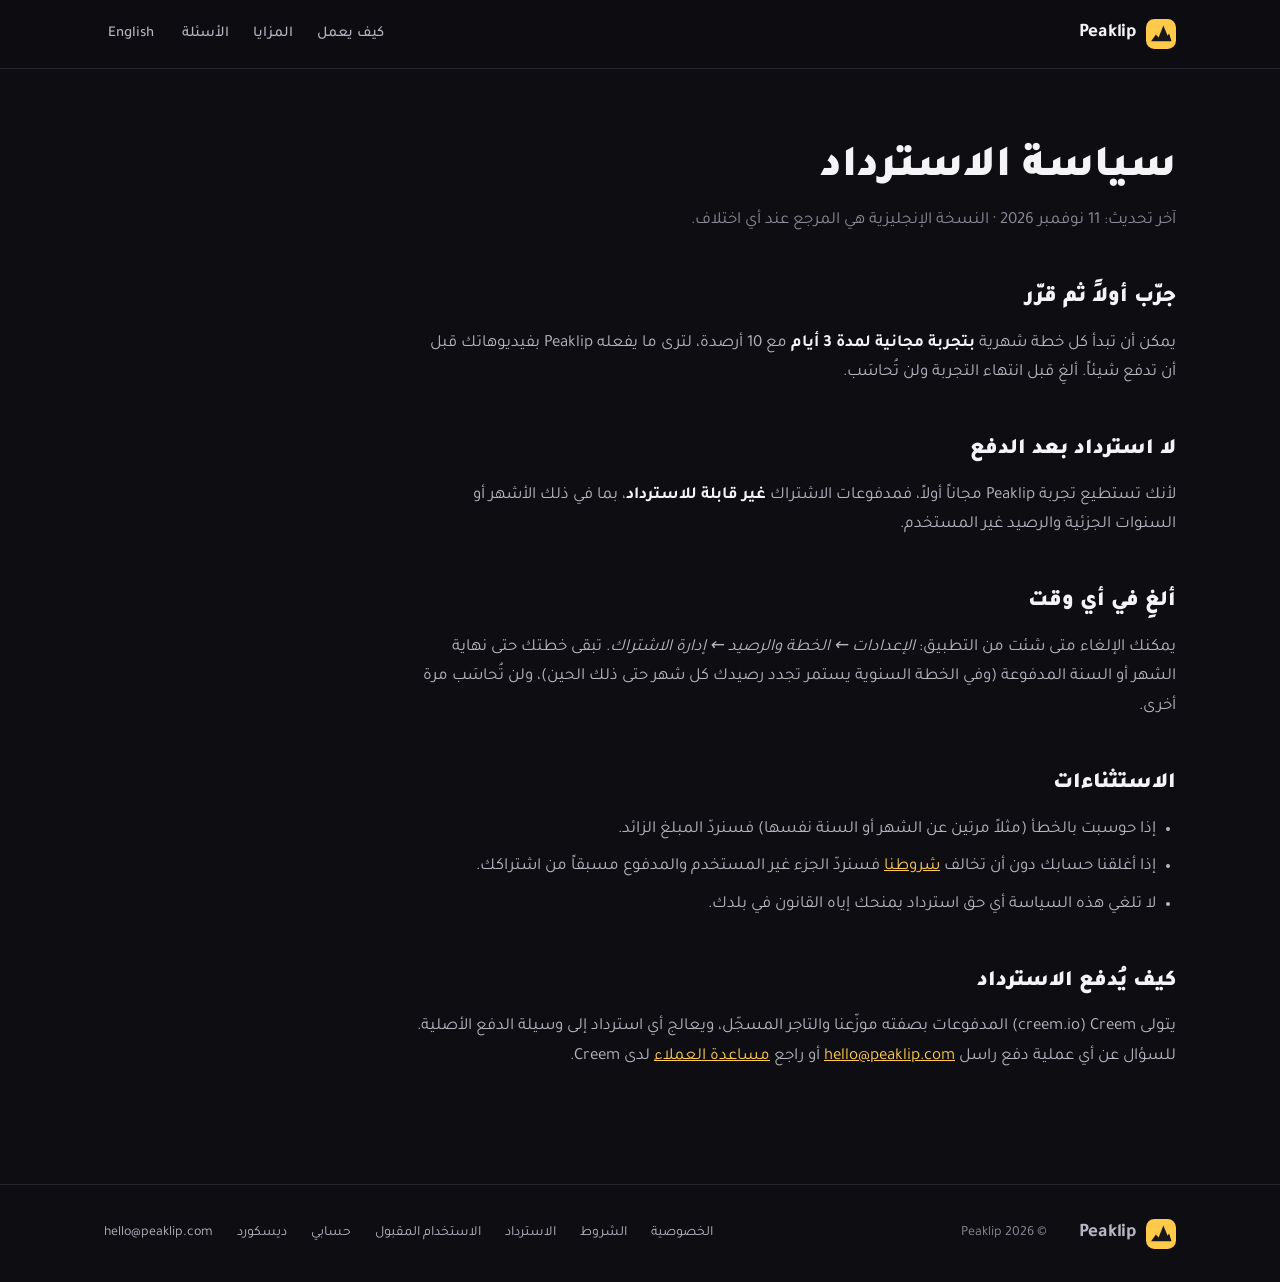
<file: ar/refunds.html>
<!doctype html>
<html lang="ar" dir="rtl">
<head>
  <meta charset="utf-8">
  <meta name="viewport" content="width=device-width, initial-scale=1">
  <title>سياسة الاسترداد · Peaklip</title>
  <meta name="description" content="سياسة الاسترداد في Peaklip: تجربة مجانية أولاً، ثم لا استرداد؛ ألغِ متى شئت.">
  <meta name="theme-color" content="#0E0E12">
  <link rel="icon" href="../favicon.svg" type="image/svg+xml">
  <link rel="canonical" href="https://peaklip.com/ar/refunds.html">
  <link rel="alternate" hreflang="en" href="https://peaklip.com/refunds.html">
  <link rel="alternate" hreflang="ar" href="https://peaklip.com/ar/refunds.html">
  <link rel="stylesheet" href="../assets/style.css?v=9">
</head>
<body>
<a class="skip" href="#main">تخطَّ إلى المحتوى</a>
<header class="site-header scrolled">
  <div class="wrap nav">
    <a class="brand" href="./" aria-label="الصفحة الرئيسية لـ Peaklip"><img src="../assets/logo.svg" alt="" width="30" height="30">Peaklip</a>
    <nav class="nav-links" aria-label="الرئيسية"><a href="./#how">كيف يعمل</a><a href="./#features">المزايا</a><a href="./#faq">الأسئلة</a></nav>
    <a class="lang" href="../refunds.html" hreflang="en" lang="en">English</a>
  </div>
</header>

<main id="main" class="wrap">
  <article class="legal">
    <h1>سياسة الاسترداد</h1>
    <p class="updated">آخر تحديث: 11 نوفمبر 2026 · النسخة الإنجليزية هي المرجع عند أي اختلاف.</p>

    <h2>جرّب أولاً ثم قرّر</h2>
    <p>يمكن أن تبدأ كل خطة شهرية <strong>بتجربة مجانية لمدة 3 أيام</strong> مع 10 أرصدة، لترى ما يفعله Peaklip بفيديوهاتك قبل أن تدفع شيئاً.
      ألغِ قبل انتهاء التجربة ولن تُحاسَب.</p>

    <h2>لا استرداد بعد الدفع</h2>
    <p>لأنك تستطيع تجربة Peaklip مجاناً أولاً، فمدفوعات الاشتراك <strong>غير قابلة للاسترداد</strong>، بما في ذلك الأشهر أو السنوات الجزئية
      والرصيد غير المستخدم.</p>

    <h2>ألغِ في أي وقت</h2>
    <p>يمكنك الإلغاء متى شئت من التطبيق: <em>الإعدادات ← الخطة والرصيد ← إدارة الاشتراك</em>. تبقى خطتك حتى نهاية الشهر
      أو السنة المدفوعة (وفي الخطة السنوية يستمر تجدد رصيدك كل شهر حتى ذلك الحين)، ولن تُحاسَب مرة أخرى.</p>

    <h2>الاستثناءات</h2>
    <ul>
      <li>إذا حوسبت بالخطأ (مثلاً مرتين عن الشهر أو السنة نفسها) فسنردّ المبلغ الزائد.</li>
      <li>إذا أغلقنا حسابك دون أن تخالف <a href="terms.html">شروطنا</a> فسنردّ الجزء غير المستخدم والمدفوع مسبقاً من اشتراكك.</li>
      <li>لا تلغي هذه السياسة أي حق استرداد يمنحك إياه القانون في بلدك.</li>
    </ul>

    <h2>كيف يُدفع الاسترداد</h2>
    <p>يتولى Creem ‏(creem.io) المدفوعات بصفته موزّعنا والتاجر المسجّل، ويعالج أي استرداد إلى وسيلة الدفع الأصلية. للسؤال
      عن أي عملية دفع راسل <a href="mailto:hello@peaklip.com">hello@peaklip.com</a> أو راجع <a href="https://docs.creem.io/for-customers/" rel="noopener">مساعدة
      العملاء</a> لدى Creem.</p>
  </article>
</main>

<footer class="site-footer">
  <div class="wrap foot">
    <a class="brand" href="./" aria-label="الصفحة الرئيسية لـ Peaklip"><img src="../assets/logo.svg" alt="" width="24" height="24">Peaklip</a>
    <span>© 2026 Peaklip</span>
    <nav aria-label="التذييل"><a href="privacy.html">الخصوصية</a><a href="terms.html">الشروط</a><a href="refunds.html">الاسترداد</a><a href="acceptable-use.html">الاستخدام المقبول</a><a href="account.html">حسابي</a><a href="https://discord.gg/Rjr3MgVNMT" rel="noopener">ديسكورد</a><a href="mailto:hello@peaklip.com">hello@peaklip.com</a></nav>
  </div>
</footer>
</body>
</html>
</file>
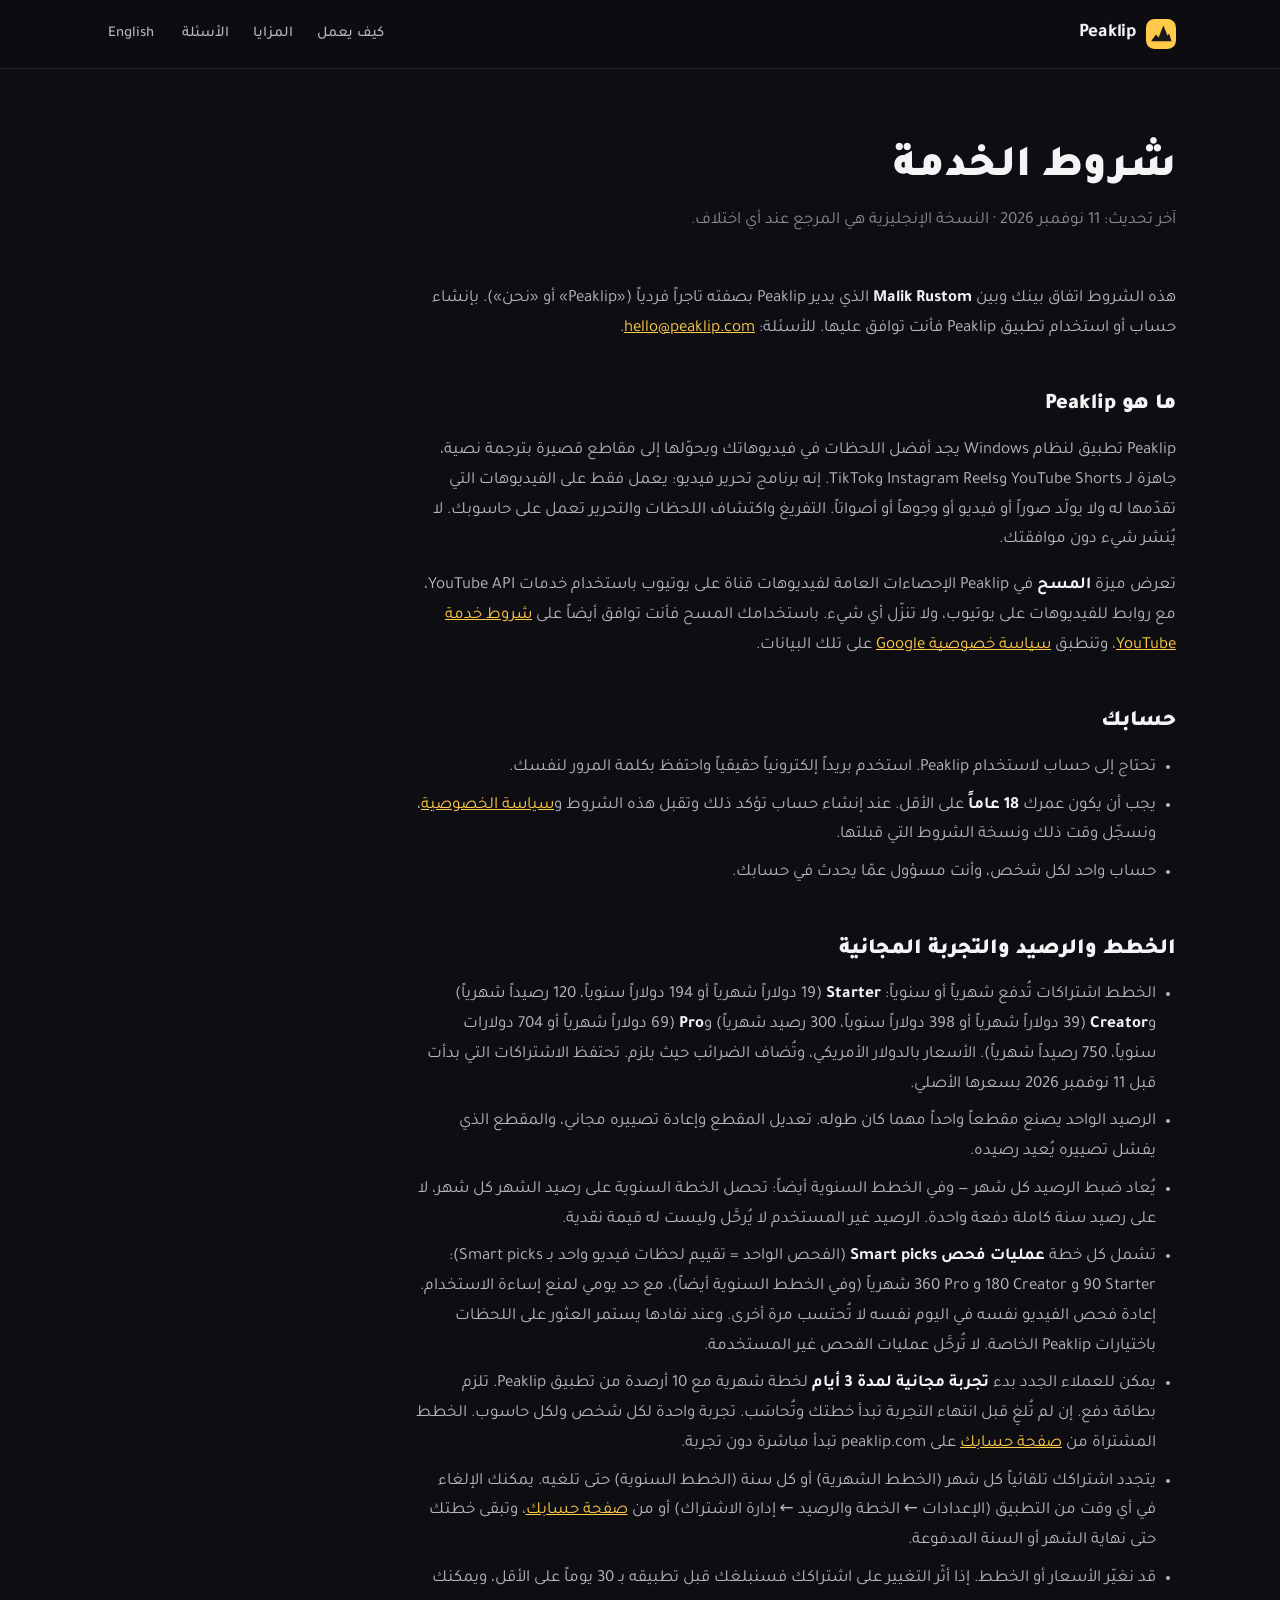
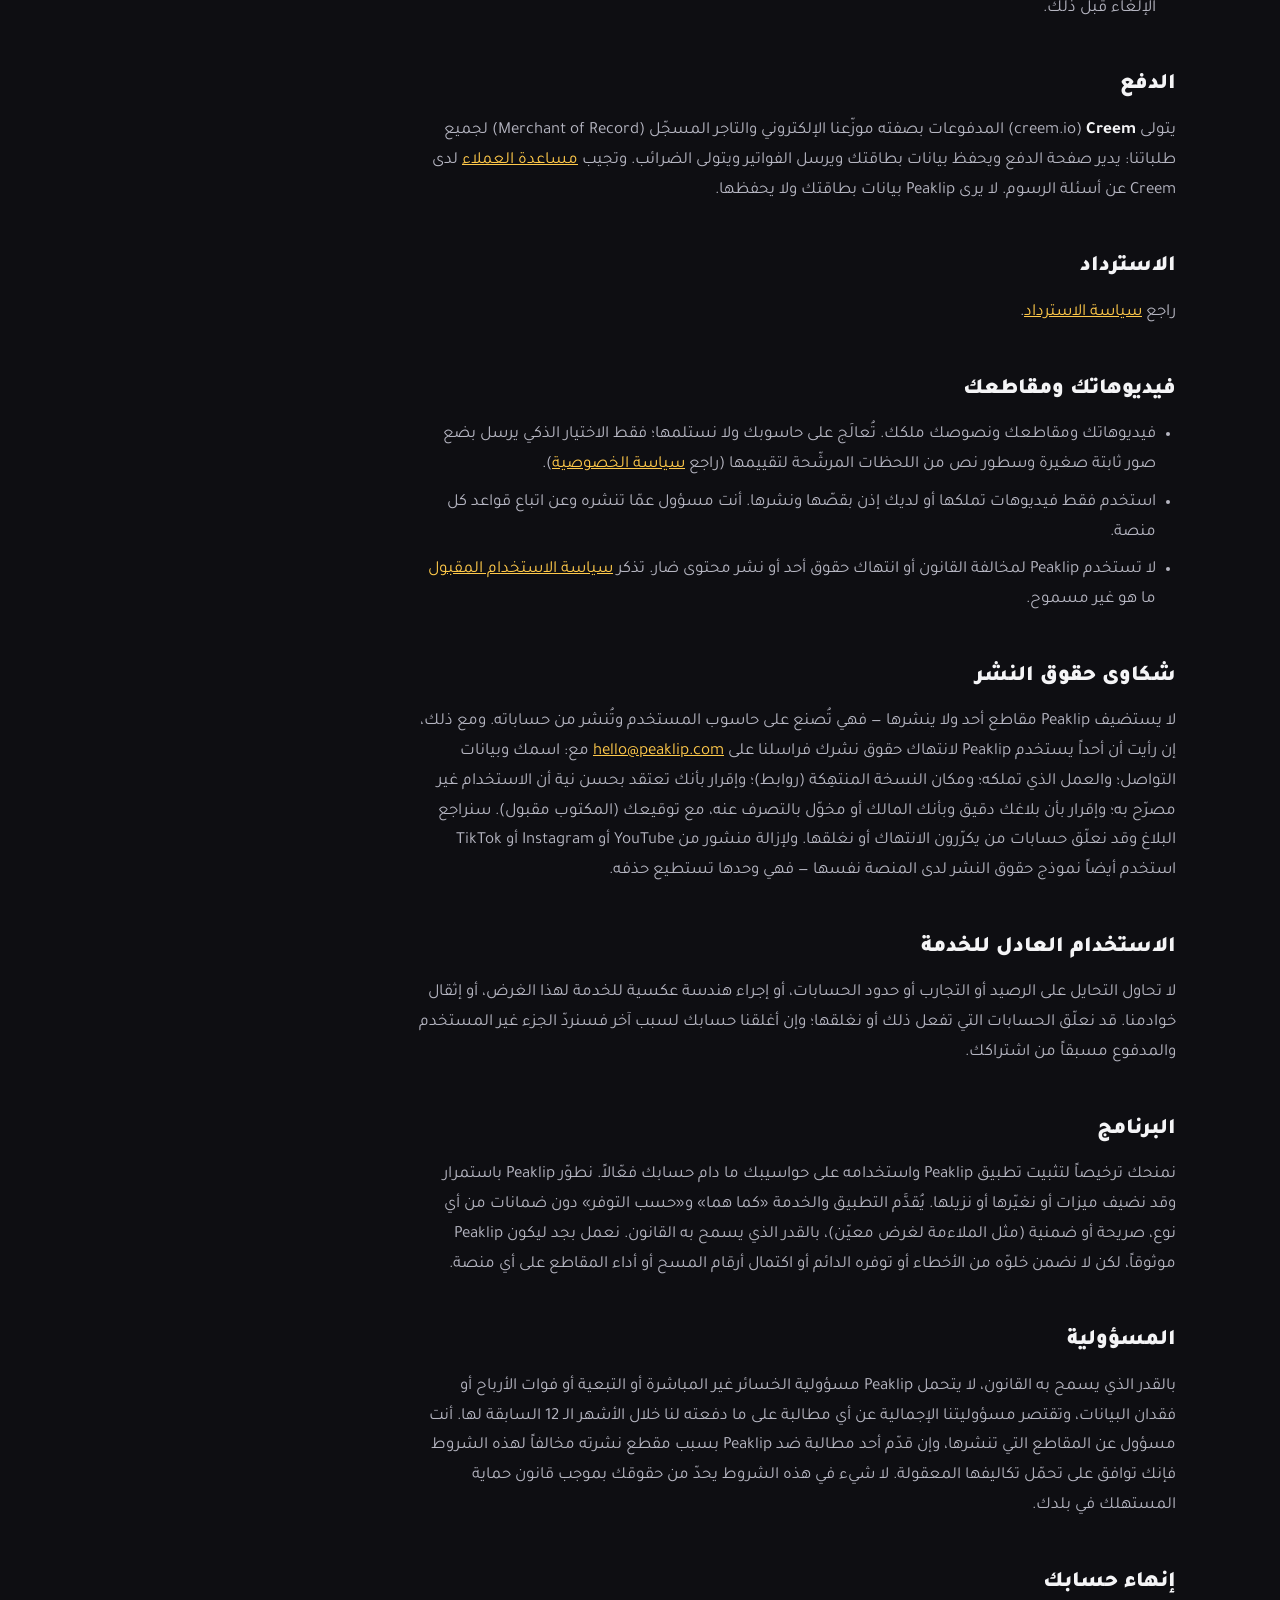
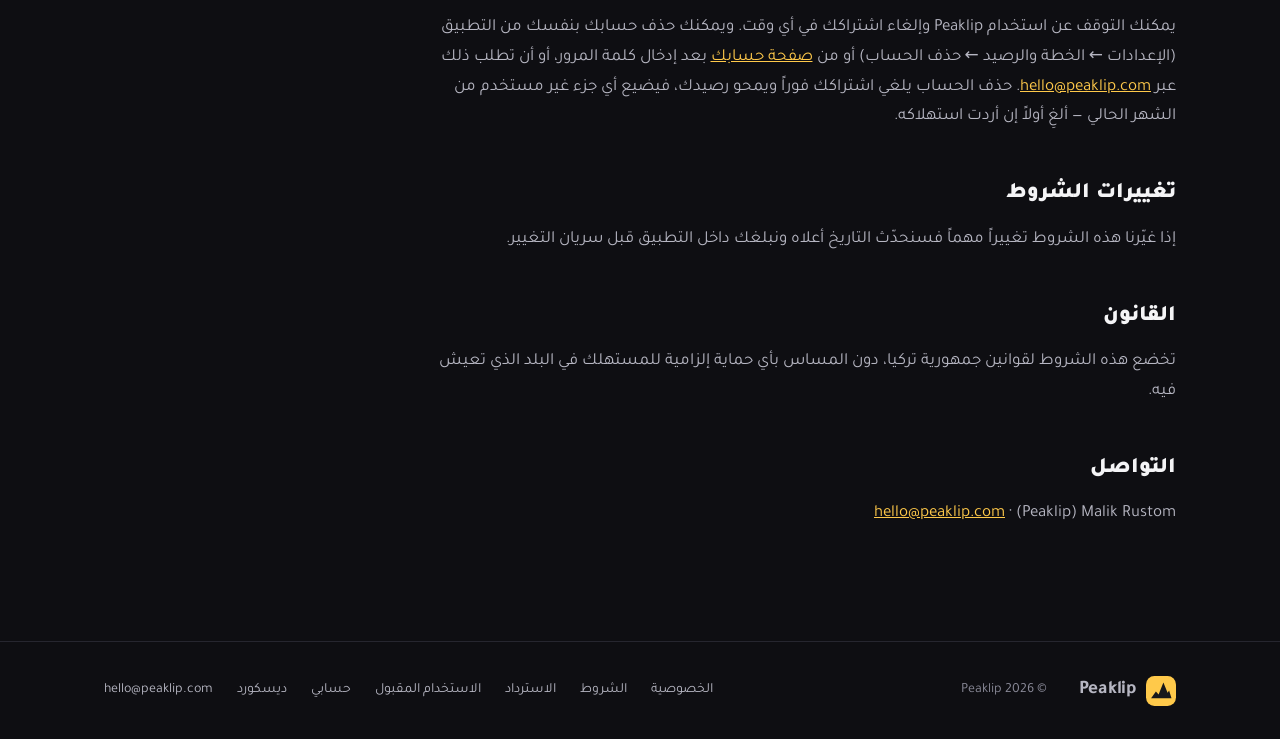
<file: ar/terms.html>
<!doctype html>
<html lang="ar" dir="rtl">
<head>
  <meta charset="utf-8">
  <meta name="viewport" content="width=device-width, initial-scale=1">
  <title>شروط الخدمة · Peaklip</title>
  <meta name="description" content="شروط استخدام Peaklip: الحسابات والخطط والرصيد والتجربة المجانية والدفع.">
  <meta name="theme-color" content="#0E0E12">
  <link rel="icon" href="../favicon.svg" type="image/svg+xml">
  <link rel="canonical" href="https://peaklip.com/ar/terms.html">
  <link rel="alternate" hreflang="en" href="https://peaklip.com/terms.html">
  <link rel="alternate" hreflang="ar" href="https://peaklip.com/ar/terms.html">
  <link rel="stylesheet" href="../assets/style.css?v=9">
</head>
<body>
<a class="skip" href="#main">تخطَّ إلى المحتوى</a>
<header class="site-header scrolled">
  <div class="wrap nav">
    <a class="brand" href="./" aria-label="الصفحة الرئيسية لـ Peaklip"><img src="../assets/logo.svg" alt="" width="30" height="30">Peaklip</a>
    <nav class="nav-links" aria-label="الرئيسية"><a href="./#how">كيف يعمل</a><a href="./#features">المزايا</a><a href="./#faq">الأسئلة</a></nav>
    <a class="lang" href="../terms.html" hreflang="en" lang="en">English</a>
  </div>
</header>

<main id="main" class="wrap">
  <article class="legal">
    <h1>شروط الخدمة</h1>
    <p class="updated">آخر تحديث: 11 نوفمبر 2026 · النسخة الإنجليزية هي المرجع عند أي اختلاف.</p>

    <p>هذه الشروط اتفاق بينك وبين <strong>Malik Rustom</strong> الذي يدير Peaklip بصفته تاجراً فردياً («Peaklip» أو «نحن»).
      بإنشاء حساب أو استخدام تطبيق Peaklip فأنت توافق عليها. للأسئلة: <a href="mailto:hello@peaklip.com">hello@peaklip.com</a>.</p>

    <h2>ما هو Peaklip</h2>
    <p>Peaklip تطبيق لنظام Windows يجد أفضل اللحظات في فيديوهاتك ويحوّلها إلى مقاطع قصيرة بترجمة نصية، جاهزة لـ YouTube Shorts
      وInstagram Reels وTikTok. إنه برنامج تحرير فيديو: يعمل فقط على الفيديوهات التي تقدّمها له ولا يولّد صوراً أو فيديو أو وجوهاً أو أصواتاً.
      التفريغ واكتشاف اللحظات والتحرير تعمل على حاسوبك. لا يُنشر شيء دون موافقتك.</p>
    <p>تعرض ميزة <strong>المسح</strong> في Peaklip الإحصاءات العامة لفيديوهات قناة على يوتيوب باستخدام خدمات YouTube API، مع روابط
      للفيديوهات على يوتيوب، ولا تنزّل أي شيء. باستخدامك المسح فأنت توافق أيضاً على <a href="https://www.youtube.com/t/terms" rel="noopener">شروط
      خدمة YouTube</a>، وتنطبق <a href="https://policies.google.com/privacy" rel="noopener">سياسة خصوصية Google</a> على تلك البيانات.</p>

    <h2>حسابك</h2>
    <ul>
      <li>تحتاج إلى حساب لاستخدام Peaklip. استخدم بريداً إلكترونياً حقيقياً واحتفظ بكلمة المرور لنفسك.</li>
      <li>يجب أن يكون عمرك <strong>18 عاماً</strong> على الأقل. عند إنشاء حساب تؤكد ذلك وتقبل هذه الشروط و<a href="privacy.html">سياسة الخصوصية</a>،
        ونسجّل وقت ذلك ونسخة الشروط التي قبلتها.</li>
      <li>حساب واحد لكل شخص، وأنت مسؤول عمّا يحدث في حسابك.</li>
    </ul>

    <h2>الخطط والرصيد والتجربة المجانية</h2>
    <ul>
      <li>الخطط اشتراكات تُدفع شهرياً أو سنوياً: <strong>Starter</strong> (‏19 دولاراً شهرياً أو 194 دولاراً سنوياً، 120 رصيداً شهرياً)
        و<strong>Creator</strong> (‏39 دولاراً شهرياً أو 398 دولاراً سنوياً، 300 رصيد شهرياً) و<strong>Pro</strong> (‏69 دولاراً شهرياً أو 704
        دولارات سنوياً، 750 رصيداً شهرياً). الأسعار بالدولار الأمريكي، وتُضاف الضرائب حيث يلزم. تحتفظ الاشتراكات التي بدأت قبل
        11 نوفمبر 2026 بسعرها الأصلي.</li>
      <li>الرصيد الواحد يصنع مقطعاً واحداً مهما كان طوله. تعديل المقطع وإعادة تصييره مجاني، والمقطع الذي يفشل تصييره يُعيد رصيده.</li>
      <li>يُعاد ضبط الرصيد كل شهر — وفي الخطط السنوية أيضاً: تحصل الخطة السنوية على رصيد الشهر كل شهر، لا على رصيد سنة كاملة
        دفعة واحدة. الرصيد غير المستخدم لا يُرحَّل وليست له قيمة نقدية.</li>
      <li>تشمل كل خطة <strong>عمليات فحص Smart picks</strong> (الفحص الواحد = تقييم لحظات فيديو واحد بـ Smart picks): ‏Starter ‏90
        و Creator ‏180 و Pro ‏360 شهرياً (وفي الخطط السنوية أيضاً)، مع حد يومي لمنع إساءة الاستخدام. إعادة فحص الفيديو نفسه في
        اليوم نفسه لا تُحتسب مرة أخرى. وعند نفادها يستمر العثور على اللحظات باختيارات Peaklip الخاصة. لا تُرحَّل عمليات الفحص غير
        المستخدمة.</li>
      <li>يمكن للعملاء الجدد بدء <strong>تجربة مجانية لمدة 3 أيام</strong> لخطة شهرية مع 10 أرصدة من تطبيق Peaklip. تلزم بطاقة دفع. إن لم تُلغِ قبل
        انتهاء التجربة تبدأ خطتك وتُحاسَب. تجربة واحدة لكل شخص ولكل حاسوب. الخطط المشتراة من <a href="account.html">صفحة حسابك</a> على
        peaklip.com تبدأ مباشرة دون تجربة.</li>
      <li>يتجدد اشتراكك تلقائياً كل شهر (الخطط الشهرية) أو كل سنة (الخطط السنوية) حتى تلغيه. يمكنك الإلغاء في أي وقت من التطبيق
        (الإعدادات ← الخطة والرصيد ← إدارة الاشتراك) أو من <a href="account.html">صفحة حسابك</a>، وتبقى خطتك حتى نهاية الشهر أو
        السنة المدفوعة.</li>
      <li>قد نغيّر الأسعار أو الخطط. إذا أثّر التغيير على اشتراكك فسنبلغك قبل تطبيقه بـ 30 يوماً على الأقل، ويمكنك الإلغاء قبل ذلك.</li>
    </ul>

    <h2>الدفع</h2>
    <p>يتولى <strong>Creem</strong> ‏(creem.io) المدفوعات بصفته موزّعنا الإلكتروني والتاجر المسجّل (Merchant of Record) لجميع
      طلباتنا: يدير صفحة الدفع ويحفظ بيانات بطاقتك ويرسل الفواتير ويتولى الضرائب. وتجيب <a href="https://docs.creem.io/for-customers/" rel="noopener">مساعدة
      العملاء</a> لدى Creem عن أسئلة الرسوم. لا يرى Peaklip بيانات بطاقتك ولا يحفظها.</p>

    <h2>الاسترداد</h2>
    <p>راجع <a href="refunds.html">سياسة الاسترداد</a>.</p>

    <h2>فيديوهاتك ومقاطعك</h2>
    <ul>
      <li>فيديوهاتك ومقاطعك ونصوصك ملكك. تُعالَج على حاسوبك ولا نستلمها؛ فقط الاختيار الذكي يرسل بضع صور ثابتة صغيرة وسطور نص من اللحظات المرشّحة لتقييمها (راجع <a href="privacy.html">سياسة الخصوصية</a>).</li>
      <li>استخدم فقط فيديوهات تملكها أو لديك إذن بقصّها ونشرها. أنت مسؤول عمّا تنشره وعن اتباع قواعد كل منصة.</li>
      <li>لا تستخدم Peaklip لمخالفة القانون أو انتهاك حقوق أحد أو نشر محتوى ضار. تذكر <a href="acceptable-use.html">سياسة الاستخدام المقبول</a> ما هو غير مسموح.</li>
    </ul>

    <h2>شكاوى حقوق النشر</h2>
    <p>لا يستضيف Peaklip مقاطع أحد ولا ينشرها — فهي تُصنع على حاسوب المستخدم وتُنشر من حساباته. ومع ذلك، إن رأيت أن أحداً يستخدم
      Peaklip لانتهاك حقوق نشرك فراسلنا على <a href="mailto:hello@peaklip.com">hello@peaklip.com</a> مع: اسمك وبيانات التواصل؛ والعمل
      الذي تملكه؛ ومكان النسخة المنتهِكة (روابط)؛ وإقرار بأنك تعتقد بحسن نية أن الاستخدام غير مصرّح به؛ وإقرار بأن بلاغك دقيق وبأنك
      المالك أو مخوّل بالتصرف عنه، مع توقيعك (المكتوب مقبول). سنراجع البلاغ وقد نعلّق حسابات من يكرّرون الانتهاك أو نغلقها. ولإزالة منشور
      من YouTube أو Instagram أو TikTok استخدم أيضاً نموذج حقوق النشر لدى المنصة نفسها — فهي وحدها تستطيع حذفه.</p>

    <h2>الاستخدام العادل للخدمة</h2>
    <p>لا تحاول التحايل على الرصيد أو التجارب أو حدود الحسابات، أو إجراء هندسة عكسية للخدمة لهذا الغرض، أو إثقال خوادمنا. قد نعلّق
      الحسابات التي تفعل ذلك أو نغلقها؛ وإن أغلقنا حسابك لسبب آخر فسنردّ الجزء غير المستخدم والمدفوع مسبقاً من اشتراكك.</p>

    <h2>البرنامج</h2>
    <p>نمنحك ترخيصاً لتثبيت تطبيق Peaklip واستخدامه على حواسيبك ما دام حسابك فعّالاً. نطوّر Peaklip باستمرار وقد نضيف ميزات أو
      نغيّرها أو نزيلها. يُقدَّم التطبيق والخدمة «كما هما» و«حسب التوفر» دون ضمانات من أي نوع، صريحة أو ضمنية (مثل الملاءمة لغرض معيّن)، بالقدر
      الذي يسمح به القانون. نعمل بجد ليكون Peaklip موثوقاً، لكن لا نضمن خلوّه من الأخطاء أو توفره الدائم أو اكتمال أرقام المسح أو أداء
      المقاطع على أي منصة.</p>

    <h2>المسؤولية</h2>
    <p>بالقدر الذي يسمح به القانون، لا يتحمل Peaklip مسؤولية الخسائر غير المباشرة أو التبعية أو فوات الأرباح أو فقدان البيانات، وتقتصر
      مسؤوليتنا الإجمالية عن أي مطالبة على ما دفعته لنا خلال الأشهر الـ 12 السابقة لها. أنت مسؤول عن المقاطع التي تنشرها، وإن
      قدّم أحد مطالبة ضد Peaklip بسبب مقطع نشرته مخالفاً لهذه الشروط فإنك توافق على تحمّل تكاليفها المعقولة. لا شيء في هذه الشروط يحدّ من حقوقك بموجب
      قانون حماية المستهلك في بلدك.</p>

    <h2>إنهاء حسابك</h2>
    <p>يمكنك التوقف عن استخدام Peaklip وإلغاء اشتراكك في أي وقت. ويمكنك حذف حسابك بنفسك من التطبيق (الإعدادات ← الخطة والرصيد ← حذف
      الحساب) أو من <a href="account.html">صفحة حسابك</a> بعد إدخال كلمة المرور، أو أن تطلب ذلك عبر <a href="mailto:hello@peaklip.com">hello@peaklip.com</a>.
      حذف الحساب يلغي اشتراكك فوراً ويمحو رصيدك، فيضيع أي جزء غير مستخدم من الشهر الحالي — ألغِ أولاً إن أردت استهلاكه.</p>

    <h2>تغييرات الشروط</h2>
    <p>إذا غيّرنا هذه الشروط تغييراً مهماً فسنحدّث التاريخ أعلاه ونبلغك داخل التطبيق قبل سريان التغيير.</p>

    <h2>القانون</h2>
    <p>تخضع هذه الشروط لقوانين جمهورية تركيا، دون المساس بأي حماية إلزامية للمستهلك في البلد الذي تعيش فيه.</p>

    <h2>التواصل</h2>
    <p>Malik Rustom ‏(Peaklip) · <a href="mailto:hello@peaklip.com">hello@peaklip.com</a></p>
  </article>
</main>

<footer class="site-footer">
  <div class="wrap foot">
    <a class="brand" href="./" aria-label="الصفحة الرئيسية لـ Peaklip"><img src="../assets/logo.svg" alt="" width="24" height="24">Peaklip</a>
    <span>© 2026 Peaklip</span>
    <nav aria-label="التذييل"><a href="privacy.html">الخصوصية</a><a href="terms.html">الشروط</a><a href="refunds.html">الاسترداد</a><a href="acceptable-use.html">الاستخدام المقبول</a><a href="account.html">حسابي</a><a href="https://discord.gg/Rjr3MgVNMT" rel="noopener">ديسكورد</a><a href="mailto:hello@peaklip.com">hello@peaklip.com</a></nav>
  </div>
</footer>
</body>
</html>
</file>
<file: assets/style.css>
/* Peaklip — peaklip.com
   Dark base + Peaklip yellow (same palette as the app). No frameworks, no trackers, fonts self-hosted. */

@font-face { font-family: "Poppins"; font-weight: 400; font-display: swap; src: url("fonts/Poppins-Regular.woff2") format("woff2"); }
@font-face { font-family: "Poppins"; font-weight: 500; font-display: swap; src: url("fonts/Poppins-Medium.woff2") format("woff2"); }
@font-face { font-family: "Poppins"; font-weight: 600; font-display: swap; src: url("fonts/Poppins-SemiBold.woff2") format("woff2"); }
@font-face { font-family: "Poppins"; font-weight: 700; font-display: swap; src: url("fonts/Poppins-Bold.woff2") format("woff2"); }
@font-face { font-family: "Tajawal"; font-weight: 400; font-display: swap; src: url("fonts/Tajawal-Regular.woff2") format("woff2"); }
@font-face { font-family: "Tajawal"; font-weight: 500; font-display: swap; src: url("fonts/Tajawal-Medium.woff2") format("woff2"); }
@font-face { font-family: "Tajawal"; font-weight: 600 700; font-display: swap; src: url("fonts/Tajawal-Bold.woff2") format("woff2"); }
@font-face { font-family: "Tajawal"; font-weight: 800 900; font-display: swap; src: url("fonts/Tajawal-Black.woff2") format("woff2"); }
@font-face { font-family: "Montserrat"; font-weight: 900; font-display: swap; src: url("fonts/Montserrat-Black.woff2") format("woff2"); }

:root {
  --bg: #0E0E12;
  --surface: #18181E;
  --surface-2: #1F1F27;
  --surface-3: #282832;
  --border: #26262F;
  --text: #F4F4F6;
  --text-2: #B6B6C2;
  --text-3: #8A8A98;
  --accent: #FFC94A;
  --accent-hover: #FFD66E;
  --accent-text: #1E1600;
  --accent-dim: #2B2412;
  --ok: #3DD68C;
  --radius: 16px;
  --max: 1120px;
  --space-1: 4px; --space-2: 8px; --space-3: 16px; --space-4: 24px; --space-5: 32px; --space-6: 48px; --space-7: 72px; --space-8: 112px;
  color-scheme: dark;
}

*, *::before, *::after { box-sizing: border-box; }
html { scroll-behavior: smooth; -webkit-text-size-adjust: 100%; }
body {
  margin: 0; background: var(--bg); color: var(--text);
  font: 400 16px/1.6 "Poppins", "Segoe UI", system-ui, -apple-system, sans-serif;
  -webkit-font-smoothing: antialiased; overflow-x: hidden;
}
img, svg { display: block; max-width: 100%; }
a { color: inherit; }
h1, h2, h3 { margin: 0; line-height: 1.15; letter-spacing: -0.02em; font-weight: 700; }
p { margin: 0; }
:focus-visible { outline: 2px solid var(--accent); outline-offset: 3px; border-radius: 6px; }
.skip { position: absolute; inset-inline-start: 16px; top: -64px; background: var(--accent); color: var(--accent-text); padding: 8px 14px;
  border-radius: 8px; z-index: 10; transition: top 150ms; }
.skip:focus { top: 8px; }

.wrap { width: 100%; max-width: var(--max); margin: 0 auto; padding: 0 var(--space-4); }
@media (max-width: 600px) { .wrap { padding: 0 var(--space-3); } }

/* ---------- header ---------- */
.site-header { position: sticky; top: 0; z-index: 5; background: rgba(14, 14, 18, 0.82);
  backdrop-filter: saturate(140%) blur(12px); -webkit-backdrop-filter: saturate(140%) blur(12px);
  border-bottom: 1px solid transparent; transition: border-color 200ms; }
.site-header.scrolled { border-bottom-color: var(--border); }
.nav { display: flex; align-items: center; gap: var(--space-4); height: 68px; }
.brand { display: flex; align-items: center; gap: 10px; text-decoration: none; font-weight: 700; font-size: 19px; letter-spacing: -0.01em; }
.brand img { width: 30px; height: 30px; }
.nav-links { display: flex; gap: var(--space-4); margin-inline-start: auto; }
.nav-links a { text-decoration: none; color: var(--text-2); font-size: 15px; font-weight: 500; transition: color 150ms; }
.nav-links a:hover { color: var(--text); }
@media (max-width: 720px) { .nav-links { display: none; } .nav .lang { margin-inline-start: auto; } }

/* ---------- buttons ---------- */
.btn { display: inline-flex; align-items: center; justify-content: center; gap: 10px; min-height: 44px; padding: 0 20px;
  border-radius: 10px; border: 0; font: 600 15px/1 "Poppins", sans-serif; text-decoration: none; cursor: pointer;
  transition: background-color 150ms, color 150ms, transform 150ms; }
.btn svg { width: 18px; height: 18px; flex: none; }
.btn-primary { background: var(--accent); color: var(--accent-text); }
.btn-primary:hover { background: var(--accent-hover); }
.btn-quiet { background: var(--surface-3); color: var(--text); }
.btn-quiet:hover { background: #363642; }
.btn[aria-disabled="true"] { cursor: default; }
.btn-soon { background: var(--surface-3); color: var(--text-2); }
.btn-soon .pill { background: var(--accent-dim); color: var(--accent); font-size: 12px; font-weight: 600; padding: 4px 8px; border-radius: 999px; }
.btn-sm { min-height: 38px; padding: 0 14px; font-size: 14px; }

/* ---------- hero ---------- */
.hero { padding: var(--space-7) 0 var(--space-8); }
.hero-grid { display: grid; grid-template-columns: 1.15fr 0.85fr; gap: var(--space-6); align-items: center; }
.eyebrow { display: inline-flex; align-items: center; gap: 8px; color: var(--accent); background: var(--accent-dim);
  font-size: 13px; font-weight: 600; padding: 6px 12px; border-radius: 999px; margin-bottom: var(--space-4); }
.hero h1 { font-size: clamp(40px, 6.2vw, 68px); margin-bottom: var(--space-4); }
.hero h1 .hl { color: var(--accent); }
.lead { color: var(--text-2); font-size: clamp(17px, 2vw, 19px); max-width: 34em; margin-bottom: var(--space-5); }
.cta-row { display: flex; flex-wrap: wrap; gap: 12px; align-items: center; }
.fineprint { margin-top: var(--space-3); color: var(--text-3); font-size: 14px; }
@media (max-width: 900px) {
  .hero { padding: var(--space-6) 0 var(--space-7); }
  .hero-grid { grid-template-columns: 1fr; }
}

/* ---------- phone mockup (pure CSS, no real footage) ---------- */
.phone-wrap { display: flex; justify-content: center; }
.phone { position: relative; width: min(300px, 72vw); aspect-ratio: 9 / 16; border-radius: 34px; padding: 10px;
  background: #050507; box-shadow: 0 0 0 1px #2a2a33, 0 40px 80px -30px rgba(255, 201, 74, 0.25), 0 30px 60px -20px rgba(0, 0, 0, 0.7); }
.screen { position: relative; width: 100%; height: 100%; border-radius: 26px; overflow: hidden; background: #111; }
.cam { position: absolute; inset: 0 0 60% 0;
  background: radial-gradient(circle at 50% 75%, #3a3f5c 0 22%, transparent 23%),
              radial-gradient(circle at 50% 46%, #c99a7a 0 13%, transparent 14%),
              linear-gradient(160deg, #26293d, #15161f); }
.game { position: absolute; inset: 40% 0 0 0;
  background: linear-gradient(180deg, rgba(0,0,0,0) 55%, rgba(0,0,0,.35)),
              linear-gradient(115deg, #1d3b5c 0%, #2c6a7f 35%, #c9a35b 36%, #7a4e2b 60%, #2b2f20 61%, #4a6b2f 100%); }
.game::after { content: ""; position: absolute; left: 50%; top: 52%; width: 18px; height: 18px; transform: translate(-50%, -50%);
  border: 2px solid rgba(255,255,255,.85); border-radius: 50%; }
.hook { position: absolute; left: 50%; top: 9%; transform: translateX(-50%); background: var(--accent); color: #141414;
  font: 800 13px/1.2 "Poppins", sans-serif; padding: 7px 12px; border-radius: 9px; white-space: nowrap; }
.caption { position: absolute; left: 0; right: 0; top: 40%; transform: translateY(-50%); text-align: center;
  font: 900 30px/1 "Montserrat", "Poppins", sans-serif; color: #fff; text-transform: uppercase; letter-spacing: 0.01em;
  -webkit-text-stroke: 5px #000; paint-order: stroke fill; text-shadow: 0 3px 0 rgba(0,0,0,.45); }
.caption span { transition: color 120ms; }
.caption .on { color: var(--accent); }
.badge-live { position: absolute; right: 14px; top: 14px; font-size: 11px; font-weight: 700; color: #fff; background: rgba(0,0,0,.55);
  padding: 3px 8px; border-radius: 6px; }

@media (max-width: 900px) { .phone { width: min(230px, 60vw); } }

/* ---------- sections ---------- */
section { scroll-margin-top: 80px; }
.section { padding: var(--space-8) 0; }
.section + .section { padding-top: 0; }
.section-head { max-width: 640px; margin-bottom: var(--space-6); }
.section-head h2 { font-size: clamp(30px, 4vw, 42px); margin-bottom: var(--space-3); }
.section-head p { color: var(--text-2); font-size: 17px; }
@media (max-width: 600px) { .section { padding: var(--space-7) 0; } }

.steps { display: grid; grid-template-columns: repeat(4, 1fr); gap: var(--space-3); counter-reset: step; list-style: none; padding: 0; margin: 0; }
.step { background: var(--surface); border-radius: var(--radius); padding: var(--space-4); }
.step .num { width: 34px; height: 34px; border-radius: 10px; display: grid; place-items: center; background: var(--accent);
  color: var(--accent-text); font-weight: 700; margin-bottom: var(--space-3); }
.step h3 { font-size: 18px; margin-bottom: var(--space-2); }
.step p { color: var(--text-2); font-size: 15px; }
@media (max-width: 960px) { .steps { grid-template-columns: repeat(2, 1fr); } }
@media (max-width: 560px) { .steps { grid-template-columns: 1fr; } }

.features { display: grid; grid-template-columns: repeat(3, 1fr); gap: var(--space-3); }
.feature { background: var(--surface); border-radius: var(--radius); padding: var(--space-4); }
.feature .ico { width: 40px; height: 40px; border-radius: 11px; background: var(--surface-3); display: grid; place-items: center; margin-bottom: var(--space-3); }
.feature .ico svg { width: 20px; height: 20px; color: var(--accent); }
.feature h3 { font-size: 18px; margin-bottom: var(--space-2); }
.feature p { color: var(--text-2); font-size: 15px; }
@media (max-width: 960px) { .features { grid-template-columns: repeat(2, 1fr); } }
@media (max-width: 560px) { .features { grid-template-columns: 1fr; } }

/* ---------- credits ---------- */
.credits { display: grid; grid-template-columns: 1fr 1fr; gap: var(--space-3); align-items: stretch; }
.panel { background: var(--surface); border-radius: var(--radius); padding: var(--space-5); }
.rates { list-style: none; padding: 0; margin: var(--space-4) 0 0; display: grid; gap: 10px; }
.rates li { display: flex; align-items: center; justify-content: space-between; background: var(--surface-2); border-radius: 12px; padding: 14px 18px; }
.rates .len { font-weight: 600; }
.rates .cost { color: var(--accent); font-weight: 700; font-size: 18px; }
.panel h3 { font-size: 22px; margin-bottom: var(--space-2); }
.panel p { color: var(--text-2); }
.checks { list-style: none; padding: 0; margin: var(--space-4) 0 0; display: grid; gap: 12px; }
.checks li { display: flex; gap: 12px; color: var(--text-2); }
.checks svg { width: 20px; height: 20px; color: var(--ok); flex: none; margin-top: 3px; }
@media (max-width: 860px) { .credits { grid-template-columns: 1fr; } }

/* ---------- FAQ ---------- */
.faq { display: grid; gap: 10px; max-width: 800px; }
.faq details { background: var(--surface); border-radius: 14px; padding: 0 var(--space-4); }
.faq summary { list-style: none; cursor: pointer; padding: 20px 0; font-weight: 600; font-size: 17px; display: flex; justify-content: space-between; gap: 16px; }
.faq summary::-webkit-details-marker { display: none; }
.faq summary::after { content: "+"; color: var(--text-3); font-weight: 400; font-size: 22px; line-height: 1; transition: transform 200ms; }
.faq details[open] summary::after { transform: rotate(45deg); }
.faq details p { color: var(--text-2); padding: 0 0 20px; }

/* ---------- final CTA + footer ---------- */
.final { text-align: center; padding: var(--space-8) 0; }
.final h2 { font-size: clamp(30px, 4.4vw, 46px); margin-bottom: var(--space-3); }
.final p { color: var(--text-2); margin: 0 auto var(--space-5); max-width: 32em; }
.final .cta-row { justify-content: center; }
.site-footer { border-top: 1px solid var(--border); padding: var(--space-5) 0; color: var(--text-3); font-size: 14px; }
.foot { display: flex; flex-wrap: wrap; gap: var(--space-3) var(--space-5); align-items: center; }
.foot nav { display: flex; flex-wrap: wrap; gap: var(--space-2) var(--space-4); margin-inline-start: auto; }
.foot a { text-decoration: none; color: var(--text-2); }
.foot a:hover { color: var(--text); }

/* ---------- legal pages ---------- */
.legal { max-width: 760px; padding: var(--space-7) 0 var(--space-8); }
.legal h1 { font-size: clamp(32px, 5vw, 44px); margin-bottom: var(--space-2); }
.legal .updated { color: var(--text-3); margin-bottom: var(--space-6); }
.legal h2 { font-size: 22px; margin: var(--space-6) 0 var(--space-3); }
.legal p, .legal li { color: var(--text-2); }
.legal p + p { margin-top: var(--space-3); }
.legal ul { padding-inline-start: 20px; margin: var(--space-3) 0 0; display: grid; gap: 8px; }
.legal strong { color: var(--text); font-weight: 600; }
.legal a { color: var(--accent); }

/* ---------- motion ---------- */
.reveal { opacity: 0; transform: translateY(14px); transition: opacity 500ms ease, transform 500ms ease; }
.reveal.in { opacity: 1; transform: none; }
@media (prefers-reduced-motion: reduce) {
  html { scroll-behavior: auto; }
  .reveal { opacity: 1; transform: none; transition: none; }
  .caption span { transition: none; }
}

/* ===================== motion layer ===================== */

/* Hero: soft light that follows the cursor (decorative) */
.hero { position: relative; overflow: hidden; }
.hero::before { content: ""; position: absolute; inset: -20%; pointer-events: none; z-index: 0;
  background: radial-gradient(420px circle at var(--mx, 70%) var(--my, 40%), rgba(255, 201, 74, 0.10), transparent 60%);
  transition: background 120ms linear; }
.hero > .wrap { position: relative; z-index: 1; }

/* Headline words rise in on load */
.rise { display: inline-block; opacity: 0; transform: translateY(0.45em); animation: rise 700ms cubic-bezier(.2,.8,.2,1) forwards; }
@keyframes rise { to { opacity: 1; transform: none; } }

/* Phone tilts toward the cursor */
.phone-wrap { perspective: 1100px; }
.phone { transform: rotateX(var(--rx, 0deg)) rotateY(var(--ry, 0deg)); transform-style: preserve-3d;
  transition: transform 200ms ease-out; will-change: transform; }

/* Cards: a glow that follows the cursor across the card edge */
.glow-card { position: relative; isolation: isolate; }
.glow-card::after { content: ""; position: absolute; inset: 0; border-radius: inherit; padding: 1px; pointer-events: none;
  background: radial-gradient(260px circle at var(--gx, -200px) var(--gy, -200px), rgba(255, 201, 74, 0.55), transparent 60%);
  -webkit-mask: linear-gradient(#000 0 0) content-box, linear-gradient(#000 0 0); -webkit-mask-composite: xor; mask-composite: exclude;
  opacity: 0; transition: opacity 200ms; }
.glow-card::before { content: ""; position: absolute; inset: 0; border-radius: inherit; pointer-events: none; z-index: -1;
  background: radial-gradient(320px circle at var(--gx, -200px) var(--gy, -200px), rgba(255, 201, 74, 0.06), transparent 60%);
  opacity: 0; transition: opacity 200ms; }
.glow-card:hover::after, .glow-card:hover::before { opacity: 1; }

/* Buttons: tactile press */
.btn:not([aria-disabled="true"]):active { transform: scale(0.97); }

/* Staggered reveals */
.reveal { transition-delay: calc(var(--i, 0) * 70ms); }

/* ---------- "Finding the peak" scroll story ---------- */
.peak { position: relative; height: 220vh; }
.peak-stick { position: sticky; top: 0; height: 100vh; display: flex; align-items: center; }
.peak-inner { width: 100%; }
.peak h2 { font-size: clamp(30px, 4vw, 42px); margin-bottom: var(--space-3); }
.peak .sub { color: var(--text-2); font-size: 17px; max-width: 36em; margin-bottom: var(--space-6); }
.wave-box { position: relative; background: var(--surface); border-radius: 20px; padding: 28px 24px 22px; }
.wave { position: relative; display: flex; align-items: center; gap: 3px; height: 170px; }
.wave .bar { flex: 1 1 0; min-width: 2px; border-radius: 3px; background: var(--surface-3); height: var(--h);
  transition: background-color 180ms, transform 260ms cubic-bezier(.2,.8,.2,1); transform-origin: center; }
.wave .bar.played { background: #5E5E6E; }
.wave .bar.hot.played { background: var(--accent); transform: scaleY(1.08); }
.playhead { position: absolute; top: -6px; bottom: -6px; width: 2px; background: var(--text); border-radius: 2px; left: var(--p, 0%);
  box-shadow: 0 0 12px rgba(255,255,255,.35); }
.clip-box { position: absolute; top: -10px; bottom: -10px; left: var(--c0); width: var(--cw); border: 2px solid var(--accent);
  border-radius: 12px; background: rgba(255, 201, 74, 0.07); opacity: 0; transform: scale(0.96); transition: opacity 300ms, transform 300ms; }
.clip-box.on { opacity: 1; transform: none; }
.clip-tag { position: absolute; top: -40px; left: 50%; transform: translateX(-50%); white-space: nowrap; background: var(--accent);
  color: var(--accent-text); font-weight: 700; font-size: 13px; padding: 6px 12px; border-radius: 8px; }
.wave-axis { display: flex; justify-content: space-between; color: var(--text-3); font-size: 13px; margin-top: 14px; }
.peak-steps { display: flex; flex-wrap: wrap; gap: 10px; margin-top: var(--space-4); }
.peak-steps span { background: var(--surface); color: var(--text-3); border-radius: 999px; padding: 8px 14px; font-size: 14px; font-weight: 500;
  transition: background-color 250ms, color 250ms; }
.peak-steps span.on { background: var(--accent-dim); color: var(--accent); }
@media (max-width: 700px) { .peak { height: 180vh; } .wave { height: 120px; gap: 2px; } }

/* Credit numbers tick up when they appear */
.cost .n { font-variant-numeric: tabular-nums; }

/* Smooth FAQ open */
.faq details p { animation: none; }
.faq details[open] p { animation: faqIn 260ms ease-out; }
@keyframes faqIn { from { opacity: 0; transform: translateY(-4px); } to { opacity: 1; transform: none; } }

@media (prefers-reduced-motion: reduce) {
  .rise { opacity: 1; transform: none; animation: none; }
  .phone { transform: none !important; transition: none; }
  .hero::before { display: none; }
  .glow-card::after, .glow-card::before { display: none; }
  .peak { height: auto; }
  .peak-stick { position: static; height: auto; padding: var(--space-8) 0 0; }
  .wave .bar, .clip-box { transition: none; }
  .faq details[open] p { animation: none; }
}

/* ---------- plans ---------- */
.plans { display: grid; grid-template-columns: repeat(3, 1fr); gap: var(--space-3); align-items: stretch; }
.plan { display: flex; flex-direction: column; position: relative; }
.plan h3 { font-size: 22px; }
.plan-desc { min-height: 3.2em; margin-top: 6px; }
.price { margin: var(--space-4) 0 4px; display: flex; align-items: baseline; gap: 8px; }
.price .amt { font-size: 46px; font-weight: 700; letter-spacing: -0.03em; color: var(--text); line-height: 1; }
.price .per { color: var(--text-3); }
.plan-credits { color: var(--accent) !important; font-weight: 600; }
.plan .checks { margin-bottom: var(--space-5); flex: 1; }
.plan-btn { width: 100%; }
.plan-featured { background: linear-gradient(180deg, #221E10, var(--surface) 55%); box-shadow: inset 0 0 0 1px rgba(255, 201, 74, 0.45); }
.plan-badge { position: absolute; top: 20px; inset-inline-end: 20px; background: var(--accent); color: var(--accent-text); font-size: 12px;
  font-weight: 700; padding: 4px 10px; border-radius: 999px; }
.plans-note { color: var(--text-3); font-size: 14px; margin-top: var(--space-4); }
@media (max-width: 900px) { .plans { grid-template-columns: 1fr; max-width: 480px; } .plan-desc { min-height: 0; } }

/* ---------- language link + Arabic (right-to-left) ---------- */
.lang { text-decoration: none; color: var(--text-2); font-size: 15px; font-weight: 500; padding: 6px 4px; transition: color 150ms; }
.lang:hover { color: var(--text); }
.nav .lang:lang(ar) { font-family: "Tajawal", sans-serif; font-size: 16px; }
[dir="rtl"] body, [dir="rtl"] .btn { font-family: "Tajawal", "Poppins", "Segoe UI", system-ui, sans-serif; }
[dir="rtl"] body { font-size: 17px; line-height: 1.75; }
[dir="rtl"] h1, [dir="rtl"] h2, [dir="rtl"] h3 { letter-spacing: 0; line-height: 1.3; font-weight: 800; }
[dir="rtl"] .hero h1 { font-weight: 900; }
[dir="rtl"] .caption { font-family: "Tajawal", sans-serif; font-weight: 900; text-transform: none; font-size: 32px; }
[dir="rtl"] .hook { font-family: "Tajawal", sans-serif; font-size: 14px; }
[dir="rtl"] .price .amt, [dir="rtl"] .rates .cost { font-family: "Poppins", sans-serif; }
[dir="rtl"] .faq summary::after { margin-inline-start: 8px; }

/* ---------- monthly / yearly (11 Nov 2026) ---------- */
.billing { display: flex; justify-content: center; margin: 0 0 var(--space-4); }
.bill-toggle { display: inline-flex; gap: 4px; padding: 5px; background: var(--surface); border: 1px solid var(--border, rgba(255,255,255,0.08)); border-radius: 999px; }
.bill-opt { font: inherit; font-weight: 600; font-size: 15px; color: var(--text-2, #B6B6C2); background: transparent; border: 0; border-radius: 999px; padding: 9px 20px; cursor: pointer; display: inline-flex; align-items: center; gap: 8px; transition: background .2s ease, color .2s ease; }
.bill-opt:hover { color: var(--text); }
.bill-opt[aria-pressed="true"] { background: var(--accent); color: var(--accent-text); }
.bill-opt:focus-visible { outline: 2px solid var(--accent); outline-offset: 2px; }
.save-chip { font-size: 12px; font-weight: 700; padding: 2px 8px; border-radius: 999px; background: rgba(61, 214, 140, 0.16); color: #3DD68C; }
.bill-opt[aria-pressed="true"] .save-chip { background: rgba(30, 22, 0, 0.14); color: var(--accent-text); }
.plans[data-bill="month"] .y, .plans[data-bill="year"] .m { display: none !important; }
.price-sub { color: var(--text-3); font-size: 14px; margin: 0 0 var(--space-3); min-height: 1.5em; }
.plans[data-bill="year"] .price-sub { color: #3DD68C; }
.price-sub b { color: inherit; }
.plans .amt { animation: none; }
.plans.switching .price .amt, .plans.switching .price-sub { animation: price-in .35s ease both; }
@keyframes price-in { from { opacity: 0; transform: translateY(6px); } to { opacity: 1; transform: none; } }
@media (prefers-reduced-motion: reduce) { .plans.switching .price .amt, .plans.switching .price-sub { animation: none; } }
@media (max-width: 480px) { .bill-opt { padding: 8px 14px; font-size: 14px; } }
/* Cookie banner (assets/consent.js; shown only when ad measurement is switched on) */
.cookie-bar { position: fixed; left: 16px; right: 16px; bottom: 16px; z-index: 60; max-width: 640px; margin: 0 auto;
  display: flex; align-items: center; gap: 16px; flex-wrap: wrap; padding: 16px 18px; border-radius: var(--radius);
  background: var(--surface-2); border: 1px solid var(--border); box-shadow: 0 18px 50px rgba(0, 0, 0, .45); }
.cookie-bar p { flex: 1 1 280px; margin: 0; font-size: 14px; line-height: 1.5; color: var(--text-2); }
.cookie-bar a { color: var(--accent); }
.cookie-actions { display: flex; gap: 10px; }
/* Phones: a slim bar along the bottom, so it never hides the email form (19 Nov 2026: on an iPhone the
   old box covered the bottom half of the first screen) */
@media (max-width: 600px) {
  .cookie-bar { left: 8px; right: 8px; bottom: 8px; gap: 10px; padding: 10px 12px; flex-wrap: nowrap; border-radius: 14px; }
  .cookie-bar p { flex: 1 1 auto; font-size: 12.5px; line-height: 1.35; }
  .cookie-actions { gap: 6px; flex: 0 0 auto; }
  .cookie-actions .btn { padding: 8px 12px; font-size: 13px; min-height: 0; }
}

/* Phones and tablets: Peaklip is a Windows app, so the hero offers the link by email instead of the installer */
.send-link { display: none; }
.is-phone .cta-row a[href*="PeaklipSetup.exe"] { display: none; }
.is-phone .send-link { display: block; margin: 0 0 var(--space-4); max-width: 460px; }
@media (max-width: 600px) { .is-phone .hero { padding-top: var(--space-4); } .is-phone .hero h1 { margin-bottom: var(--space-3); } .is-phone .eyebrow { margin-bottom: var(--space-3); } }
.send-link-note { margin: 0 0 12px; color: var(--text-2); font-size: 15px; line-height: 1.5; }
.send-link-row { display: flex; flex-wrap: wrap; gap: 10px; }
.send-link-row input { flex: 1 1 200px; min-height: 44px; padding: 0 14px; border-radius: 12px; border: 1px solid var(--border);
  background: var(--surface-2, #1A1A20); color: var(--text); font: inherit; font-size: 16px; }
.send-link-row input:focus { outline: 2px solid var(--accent); outline-offset: 1px; }
.send-link-row .btn { flex: 1 1 auto; }
.send-link-msg { margin: 10px 0 0; min-height: 1.4em; font-size: 14px; color: var(--text-2); }
.send-link-msg.ok { color: var(--accent); }
.send-link-msg.err { color: #FF8A80; }
</file>
